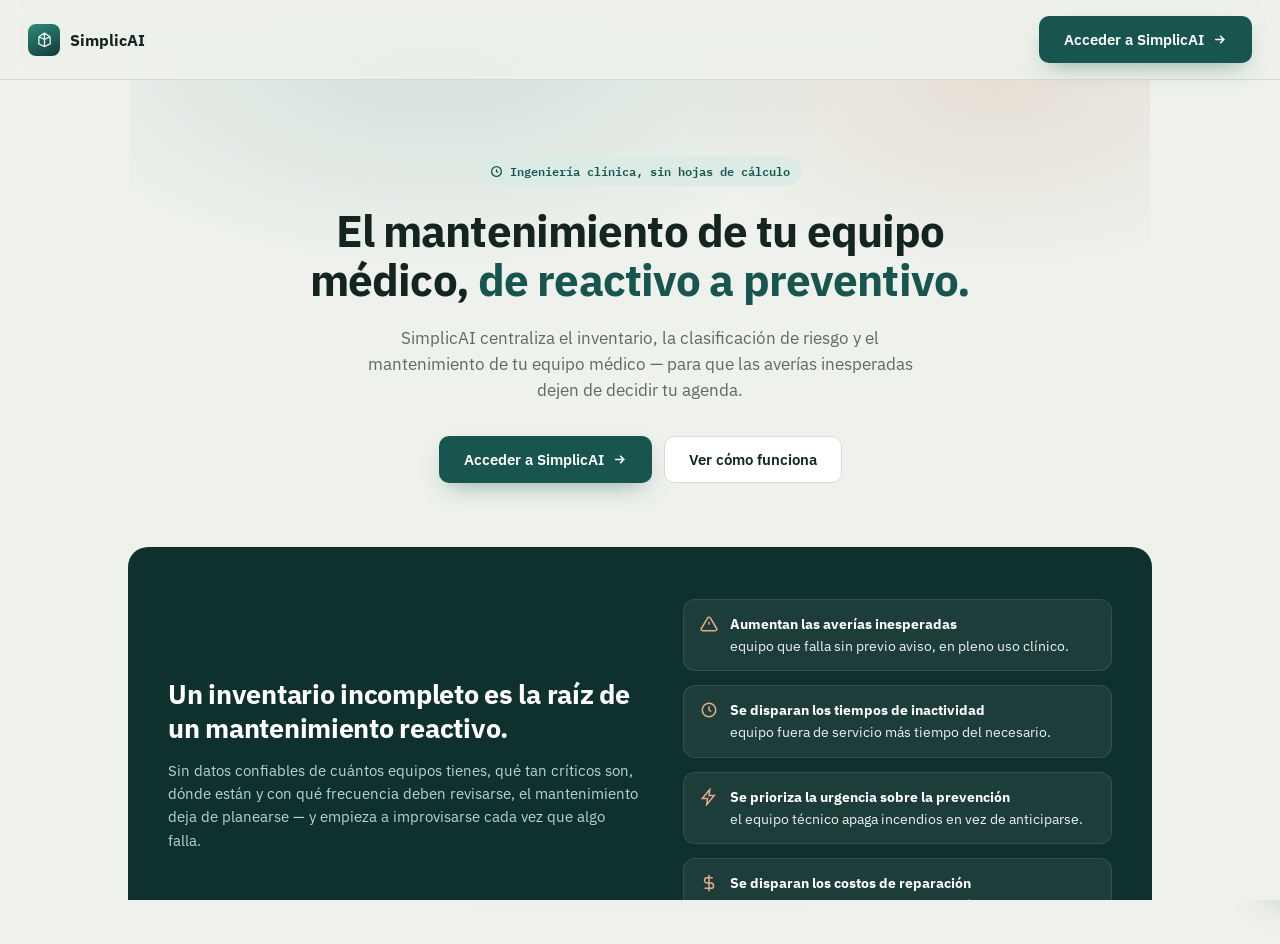
<file: index.html>
<!DOCTYPE html>
<html lang="es">
<head>
<meta charset="UTF-8">
<meta name="viewport" content="width=device-width, initial-scale=1.0">
<title>SimplicAI · Gestión Integral de Equipos Médicos</title>
<link rel="preconnect" href="https://fonts.googleapis.com">
<link href="https://fonts.googleapis.com/css2?family=IBM+Plex+Sans:ital,wght@0,400;0,500;0,600;0,700;1,400&family=IBM+Plex+Mono:wght@400;500;600&display=swap" rel="stylesheet">
<link rel="stylesheet" href="css/styles.css">
</head>
<body>

<!-- ============ LANDING PAGE ============ -->
<div id="landingPage">
  <nav class="land-nav">
    <div class="land-nav-brand">
      <div class="land-nav-mark">
        <svg viewBox="0 0 24 24" fill="none" stroke="#EAF3F0" stroke-width="1.8"><path d="M12 3v18M4 8l8-5 8 5M4 8v10l8 4M4 8l8 4m8-4v10l-8 4m8-14l-8 4m0 10V12"/></svg>
      </div>
      <div class="land-nav-name">SimplicAI</div>
    </div>
    <button class="land-btn land-btn-primary" onclick="irALogin()">
      Acceder a SimplicAI
      <svg viewBox="0 0 24 24" width="15" height="15" fill="none" stroke="currentColor" stroke-width="2.4"><path d="M5 12h14M13 6l6 6-6 6"/></svg>
    </button>
  </nav>

  <!-- Hero -->
  <header class="land-hero">
    <span class="land-eyebrow">
      <svg viewBox="0 0 24 24" width="13" height="13" fill="none" stroke="currentColor" stroke-width="2.4"><circle cx="12" cy="12" r="9"/><path d="M12 8v4l3 2"/></svg>
      Ingeniería clínica, sin hojas de cálculo
    </span>
    <h1>El mantenimiento de tu equipo médico, <em>de reactivo a preventivo.</em></h1>
    <p>SimplicAI centraliza el inventario, la clasificación de riesgo y el mantenimiento de tu equipo médico — para que las averías inesperadas dejen de decidir tu agenda.</p>
    <div class="land-hero-ctas">
      <button class="land-btn land-btn-primary" onclick="irALogin()">
        Acceder a SimplicAI
        <svg viewBox="0 0 24 24" width="15" height="15" fill="none" stroke="currentColor" stroke-width="2.4"><path d="M5 12h14M13 6l6 6-6 6"/></svg>
      </button>
      <button class="land-btn land-btn-ghost" onclick="document.getElementById('landModelos').scrollIntoView({behavior:'smooth'})">
        Ver cómo funciona
      </button>
    </div>
  </header>

  <!-- El problema -->
  <section class="land-section tight">
    <div class="land-problem">
      <div class="land-problem-grid">
        <div>
          <h2>Un inventario incompleto es la raíz de un mantenimiento reactivo.</h2>
          <p>Sin datos confiables de cuántos equipos tienes, qué tan críticos son, dónde están y con qué frecuencia deben revisarse, el mantenimiento deja de planearse — y empieza a improvisarse cada vez que algo falla.</p>
        </div>
        <div class="land-problem-list">
          <div class="land-problem-item">
            <svg viewBox="0 0 24 24" fill="none" stroke="currentColor" stroke-width="2"><path d="M12 9v4"/><path d="M12 17h.01"/><path d="M10.3 3.9L1.8 18a2 2 0 001.7 3h17a2 2 0 001.7-3L13.7 3.9a2 2 0 00-3.4 0z"/></svg>
            <div><strong>Aumentan las averías inesperadas</strong>equipo que falla sin previo aviso, en pleno uso clínico.</div>
          </div>
          <div class="land-problem-item">
            <svg viewBox="0 0 24 24" fill="none" stroke="currentColor" stroke-width="2"><circle cx="12" cy="12" r="9"/><path d="M12 7v5l3 2"/></svg>
            <div><strong>Se disparan los tiempos de inactividad</strong>equipo fuera de servicio más tiempo del necesario.</div>
          </div>
          <div class="land-problem-item">
            <svg viewBox="0 0 24 24" fill="none" stroke="currentColor" stroke-width="2"><path d="M13 2L3 14h7l-1 8 10-12h-7l1-8z"/></svg>
            <div><strong>Se prioriza la urgencia sobre la prevención</strong>el equipo técnico apaga incendios en vez de anticiparse.</div>
          </div>
          <div class="land-problem-item">
            <svg viewBox="0 0 24 24" fill="none" stroke="currentColor" stroke-width="2"><path d="M12 1v22M17 5H9.5a3.5 3.5 0 000 7h5a3.5 3.5 0 010 7H6"/></svg>
            <div><strong>Se disparan los costos de reparación</strong>arreglar a las prisas siempre cuesta más que prevenir.</div>
          </div>
        </div>
      </div>
    </div>
  </section>

  <!-- Dos modelos de negocio -->
  <section class="land-section" id="landModelos">
    <div class="land-section-head">
      <h2>Un mismo software, dos formas de operarlo</h2>
      <p>SimplicAI se adapta a cómo trabaja tu hospital — ya sea que tengas tu propio equipo de ingeniería biomédica, o que lo estés contratando con nosotros.</p>
    </div>
    <div class="land-models">
      <div class="land-model-card accent">
        <span class="land-model-tag">Autogestionado</span>
        <h3>El hospital opera su propio software</h3>
        <p>Tu Director, Coordinador y Técnico Biomédico usan SimplicAI directamente, con roles y permisos hechos para cómo ya trabajan. Nosotros te ayudamos a implementarlo — tú tomas las decisiones clínicas.</p>
        <ul>
          <li><svg viewBox="0 0 24 24" fill="none" stroke="currentColor" stroke-width="2.4"><path d="M20 6L9 17l-5-5"/></svg>Inventario, checklist diario y clasificación de riesgo propios</li>
          <li><svg viewBox="0 0 24 24" fill="none" stroke="currentColor" stroke-width="2.4"><path d="M20 6L9 17l-5-5"/></svg>Aprobación interna antes de enviar una orden al proveedor</li>
          <li><svg viewBox="0 0 24 24" fill="none" stroke="currentColor" stroke-width="2.4"><path d="M20 6L9 17l-5-5"/></svg>Validan y cierran cada orden de mantenimiento ellos mismos</li>
        </ul>
      </div>
      <div class="land-model-card">
        <span class="land-model-tag">Gestionado por SimplicAI</span>
        <h3>Nosotros operamos el software por ti</h3>
        <p>Si tu hospital no tiene un departamento de ingeniería biomédica propio, nuestro equipo entra al mismo software y toma ese rol por ti — desde dar de alta el inventario hasta clasificar el riesgo de cada equipo.</p>
        <ul>
          <li><svg viewBox="0 0 24 24" fill="none" stroke="currentColor" stroke-width="2.4"><path d="M20 6L9 17l-5-5"/></svg>Servicio de ingeniería clínica externalizado, de principio a fin</li>
          <li><svg viewBox="0 0 24 24" fill="none" stroke="currentColor" stroke-width="2.4"><path d="M20 6L9 17l-5-5"/></svg>Panel consolidado de todos tus hospitales cliente, en un lugar</li>
          <li><svg viewBox="0 0 24 24" fill="none" stroke="currentColor" stroke-width="2.4"><path d="M20 6L9 17l-5-5"/></svg>Trazabilidad completa de cada orden, con bitácora y costos</li>
        </ul>
      </div>
    </div>
  </section>

  <!-- Features -->
  <section class="land-section">
    <div class="land-section-head">
      <h2>Todo lo que necesitas para dejar de improvisar</h2>
      <p>Del inventario a la clasificación de riesgo, del checklist diario al cierre validado de cada orden.</p>
    </div>
    <div class="land-features">
      <div class="land-feature">
        <div class="land-feature-icon"><svg viewBox="0 0 24 24" fill="none" stroke="currentColor" stroke-width="1.8"><path d="M21 8l-9-5-9 5 9 5 9-5z"/><path d="M3 8v8l9 5 9-5V8"/></svg></div>
        <h4>Inventario centralizado</h4>
        <p>Identificación única, ubicación, estado y ficha completa de cada equipo — médico y de TI, con reglas distintas para cada uno.</p>
      </div>
      <div class="land-feature">
        <div class="land-feature-icon"><svg viewBox="0 0 24 24" fill="none" stroke="currentColor" stroke-width="1.8"><path d="M14.7 6.3a4 4 0 10-5.4 5.4L3 18v3h3l6.3-6.3a4 4 0 005.4-5.4l-2.6 2.6-2-2 2.6-2.6z"/></svg></div>
        <h4>Clasificación de riesgo GE</h4>
        <p>Función clínica, aplicación, requisitos de mantenimiento y antecedentes de averías — la frecuencia de mantenimiento se calcula sola.</p>
      </div>
      <div class="land-feature">
        <div class="land-feature-icon"><svg viewBox="0 0 24 24" fill="none" stroke="currentColor" stroke-width="1.8"><rect x="3" y="4" width="18" height="18" rx="2"/><path d="M16 2v4M8 2v4M3 10h18"/></svg></div>
        <h4>Programa preventivo mes a mes</h4>
        <p>Navega los próximos meses y ve exactamente qué equipo requiere mantenimiento, cuándo y por qué.</p>
      </div>
      <div class="land-feature">
        <div class="land-feature-icon"><svg viewBox="0 0 24 24" fill="none" stroke="currentColor" stroke-width="1.8"><rect x="4" y="3" width="16" height="18" rx="2"/><path d="M8.5 12.5l2 2 4.5-4.5"/></svg></div>
        <h4>Revisiones diarias y semanales</h4>
        <p>Checklist de rutina según el riesgo de cada equipo, con motivo obligatorio si algo no se completa.</p>
      </div>
      <div class="land-feature">
        <div class="land-feature-icon"><svg viewBox="0 0 24 24" fill="none" stroke="currentColor" stroke-width="1.8"><path d="M10.5 3.5l10 10-3.5 3.5-10-10a2.5 2.5 0 013.5-3.5z"/><path d="M3 21l4.5-1.5L3 15.5V21z"/></svg></div>
        <h4>Órdenes con doble validación</h4>
        <p>El proveedor resuelve, el hospital confirma y cierra — con bitácora completa de cada paso.</p>
      </div>
      <div class="land-feature">
        <div class="land-feature-icon"><svg viewBox="0 0 24 24" fill="none" stroke="currentColor" stroke-width="1.8"><path d="M4 19V9m6 10V4m6 15v-7"/></svg></div>
        <h4>Indicadores que importan</h4>
        <p>Preventivo vs. correctivo, días de inactividad y costo de mantenimiento — la evidencia de que ya no operas a las prisas.</p>
      </div>
    </div>
  </section>

  <!-- Cómo funciona -->
  <section class="land-section">
    <div class="land-section-head">
      <h2>Cómo funciona</h2>
    </div>
    <div class="land-steps">
      <div class="land-step">
        <div class="land-step-num">1</div>
        <h4>Da de alta tu inventario</h4>
        <p>Cada equipo con su ficha completa: marca, serie, ubicación, riesgo clínico y frecuencia de mantenimiento.</p>
      </div>
      <div class="land-step">
        <div class="land-step-num">2</div>
        <h4>El equipo hace sus rutinas</h4>
        <p>Checklist diario o semanal según el riesgo, y solicitudes de servicio cuando algo lo requiere.</p>
      </div>
      <div class="land-step">
        <div class="land-step-num">3</div>
        <h4>Cierra el ciclo con evidencia</h4>
        <p>El proveedor resuelve, el hospital valida, y los indicadores muestran que el mantenimiento ya no es reactivo.</p>
      </div>
    </div>
  </section>

  <!-- CTA final -->
  <section class="land-cta">
    <div class="land-cta-box">
      <h2>Deja de improvisar el mantenimiento de tu equipo médico.</h2>
      <p>Entra a SimplicAI y ve tu inventario, tu programa preventivo y tus órdenes de servicio en un solo lugar.</p>
      <button class="land-btn land-btn-primary" onclick="irALogin()">
        Acceder a SimplicAI
        <svg viewBox="0 0 24 24" width="15" height="15" fill="none" stroke="currentColor" stroke-width="2.4"><path d="M5 12h14M13 6l6 6-6 6"/></svg>
      </button>
    </div>
  </section>

  <footer class="land-footer">
    SimplicAI · Gestión Integral de Equipos Médicos · Mockup de demostración
    <div style="margin-top:4px;">Desarrollado por Simplicity Ingeniería Clínica S.A.P.I. de C.V.</div>
  </footer>
</div>

<!-- ============ LOGIN GATE ============ -->
<div id="loginGate">
  <div class="login-card">
    <div class="login-head">
      <div class="login-brand-mark">
        <svg viewBox="0 0 24 24" fill="none" stroke="#EAF3F0" stroke-width="1.8"><path d="M12 3v18M4 8l8-5 8 5M4 8v10l8 4M4 8l8 4m8-4v10l-8 4m8-14l-8 4m0 10V12"/></svg>
      </div>
      <h2>SimplicAI</h2>
      <p>Ingresa con tu nombre y la contraseña del equipo para ver el mockup.</p>
    </div>
    <div class="login-body">
      <div class="field">
        <label>Usuario</label>
        <div class="user-picker" id="userPicker">
          <div class="user-opt" data-user="esaupreciado" onclick="selectLoginUser(this)"><span class="ua">EP</span><span>esaupreciado</span></div>
          <div class="user-opt" data-user="octaviorojas" onclick="selectLoginUser(this)"><span class="ua">OR</span><span>octaviorojas</span></div>
          <div class="user-opt" data-user="fernandoreyes" onclick="selectLoginUser(this)"><span class="ua">FR</span><span>fernandoreyes</span></div>
          <div style="border-top:1px dashed var(--line); margin:4px 0 2px; padding-top:8px; font-size:10.5px; text-transform:uppercase; letter-spacing:0.06em; color:var(--muted);">Equipo proveedor</div>
          <div class="user-opt" data-user="simplicai_admin" onclick="selectLoginUser(this)"><span class="ua">CA</span><span>simplicai_admin</span></div>
          <div class="user-opt" data-user="antonioperez" onclick="selectLoginUser(this)"><span class="ua">AP</span><span>antonioperez</span></div>
        </div>
      </div>
      <div class="field">
        <label>Contraseña</label>
        <input class="input" type="password" id="loginPassword" placeholder="Contraseña del equipo" onkeydown="if(event.key==='Enter') tryLogin()">
      </div>
      <div class="login-error" id="loginError">Usuario o contraseña incorrectos. Intenta de nuevo.</div>
      <button class="btn btn-primary btn-block" onclick="tryLogin()">
        <svg viewBox="0 0 24 24" fill="none" stroke="currentColor" stroke-width="2"><path d="M15 3h4a2 2 0 012 2v14a2 2 0 01-2 2h-4"/><path d="M10 17l5-5-5-5"/><path d="M15 12H3"/></svg>
        Entrar al mockup
      </button>
    </div>
    <div class="login-foot">Acceso interno de demostración · SimplicAI 2026</div>
  </div>
</div>

<div class="app">
  <!-- ============ SIDEBAR ============ -->
  <aside class="sidebar" id="sidebar">
    <div class="brand">
      <div class="brand-mark">
        <svg viewBox="0 0 24 24" fill="none" stroke="#EAF3F0" stroke-width="1.8"><path d="M12 3v18M4 8l8-5 8 5M4 8v10l8 4M4 8l8 4m8-4v10l-8 4m8-14l-8 4m0 10V12"/></svg>
      </div>
      <div>
        <div class="brand-name">SimplicAI</div>
        <div class="brand-sub">Ingeniería Clínica</div>
      </div>
    </div>

    <div class="nav">
      <button class="nav-item active" data-view="dashboard" data-roles="admin,coordinador,tecnico">
        <svg viewBox="0 0 24 24" fill="none" stroke="currentColor" stroke-width="1.8"><rect x="3" y="3" width="7" height="9" rx="1.5"/><rect x="14" y="3" width="7" height="5" rx="1.5"/><rect x="14" y="12" width="7" height="9" rx="1.5"/><rect x="3" y="16" width="7" height="5" rx="1.5"/></svg>
        Panel General
      </button>
    </div>

    <div class="nav-group-label">Operación</div>
    <div class="nav">
      <button class="nav-item" data-view="inventario" data-roles="admin,coordinador,tecnico">
        <svg viewBox="0 0 24 24" fill="none" stroke="currentColor" stroke-width="1.8"><path d="M21 8l-9-5-9 5 9 5 9-5z"/><path d="M3 8v8l9 5 9-5V8"/><path d="M12 13v8"/></svg>
        Inventario
        <span class="nav-badge" id="navBadgeInv">9</span>
      </button>
      <button class="nav-item" data-view="mantenimiento" data-roles="admin,coordinador">
        <svg viewBox="0 0 24 24" fill="none" stroke="currentColor" stroke-width="1.8"><path d="M14.7 6.3a4 4 0 10-5.4 5.4L3 18v3h3l6.3-6.3a4 4 0 005.4-5.4l-2.6 2.6-2-2 2.6-2.6z"/></svg>
        Programa de Mantenimiento
      </button>
      <button class="nav-item" data-view="revisiones" data-roles="admin,coordinador,tecnico">
        <svg viewBox="0 0 24 24" fill="none" stroke="currentColor" stroke-width="1.8"><rect x="4" y="3" width="16" height="18" rx="2"/><path d="M9 3v2a1 1 0 001 1h4a1 1 0 001-1V3"/><path d="M8.5 12.5l2 2 4.5-4.5"/></svg>
        Revisiones Diarias
        <span class="nav-badge" id="navBadgeRev">0</span>
      </button>
      <button class="nav-item" data-view="correctivo" data-roles="admin,coordinador">
        <svg viewBox="0 0 24 24" fill="none" stroke="currentColor" stroke-width="1.8"><path d="M10.5 3.5l10 10-3.5 3.5-10-10a2.5 2.5 0 013.5-3.5z"/><path d="M3 21l4.5-1.5L3 15.5V21z"/><path d="M13 6l5 5"/></svg>
        Órdenes de Mantenimiento
        <span class="nav-badge urgent" id="navBadgeCorr">0</span>
      </button>
    </div>

    <div class="sidebar-foot">
      <div class="user-chip">
        <div class="user-avatar" id="sidebarAvatar">–</div>
        <div>
          <div class="user-name" id="sidebarUserName">—</div>
          <div class="user-role" id="sidebarUserRole">—</div>
        </div>
      </div>
      <button class="nav-item" style="margin-top:8px; color:#9CB8AE;" onclick="logout()">
        <svg viewBox="0 0 24 24" fill="none" stroke="currentColor" stroke-width="1.8"><path d="M9 21H5a2 2 0 01-2-2V5a2 2 0 012-2h4"/><path d="M16 17l5-5-5-5"/><path d="M21 12H9"/></svg>
        Cerrar sesión
      </button>
    </div>
  </aside>

  <!-- ============ MAIN ============ -->
  <div class="main">
    <div class="topbar">
      <div>
        <div class="topbar-eyebrow">Hospital General del Valle · ZMG</div>
        <h1 id="topbarTitle">Panel General</h1>
      </div>
      <button class="cmdk-trigger" onclick="abrirPaleta()" title="Buscar en toda la plataforma (Ctrl K)">
        <svg viewBox="0 0 24 24" fill="none" stroke="currentColor" stroke-width="2"><circle cx="11" cy="11" r="7"/><path d="M21 21l-4.35-4.35"/></svg>
        <span>Buscar o ir a…</span>
        <kbd>Ctrl K</kbd>
      </button>
      <div class="notif-wrap">
        <button class="icon-btn" id="notifBtn" title="Notificaciones" onclick="toggleNotificaciones()">
          <svg viewBox="0 0 24 24" fill="none" stroke="currentColor" stroke-width="1.8"><path d="M18 8a6 6 0 10-12 0c0 7-3 9-3 9h18s-3-2-3-9"/><path d="M13.7 21a2 2 0 01-3.4 0"/></svg>
          <span class="notif-badge" id="notifBadge" style="display:none;">0</span>
        </button>
        <div class="notif-popup" id="notifPanel"></div>
      </div>
    </div>

    <div class="content">

      <!-- ============ DASHBOARD (Resumen + Indicadores) ============ -->
      <section class="view active" id="view-dashboard">
        <div class="view-head">
          <div>
            <h2 id="dashGreeting">Buenos días</h2>
            <div class="view-desc">Esto es lo que necesita atención hoy en el parque de equipo médico.</div>
          </div>
        </div>

        <div class="tabs">
          <button class="tab-btn active" data-dtab="resumen" onclick="switchDashboardTab('resumen')">Resumen</button>
          <button class="tab-btn" data-dtab="indicadores" id="dashTabIndicadoresBtn" onclick="switchDashboardTab('indicadores')">Indicadores</button>
        </div>

        <div class="tab-pane active" id="dtab-resumen">
        <div class="grid grid-4" id="dashKpiGrid" style="margin-bottom:18px;">
          <div class="card kpi" id="kpiEquiposRegistrados">
            <div class="kpi-label">Equipos registrados <span class="kpi-dot" style="background:var(--teal-600)"></span></div>
            <div class="kpi-value">9</div>
            <div class="kpi-sub">6 en Quirófano / UCI · 3 en áreas de apoyo</div>
          </div>
          <div class="card kpi" id="kpiIncluidosIMP">
            <div class="kpi-label">Incluidos en programa IMP <span class="kpi-dot" style="background:var(--teal-600)"></span></div>
            <div class="kpi-value">6 <span style="font-size:14px; color:var(--muted); font-weight:500;">/ 9</span></div>
            <div class="kpi-sub">Clasificación GE ≥ 12 según metodología de riesgo</div>
          </div>
          <div class="card kpi">
            <div class="kpi-label">Revisiones pendientes hoy <span class="kpi-dot" style="background:var(--amber-600)"></span></div>
            <div class="kpi-value" id="dashPendientes">6</div>
            <div class="kpi-sub">Checklist de rutina diaria sin completar</div>
          </div>
          <div class="card kpi">
            <div class="kpi-label">Solicitudes abiertas <span class="kpi-dot" style="background:var(--red-700)"></span></div>
            <div class="kpi-value" id="dashSolicitudes">0</div>
            <div class="kpi-sub">Reportes de desperfecto sin resolver</div>
          </div>
        </div>

        <div class="grid" id="dashDetailGrid" style="grid-template-columns:1.3fr 1fr; margin-bottom:18px;">
          <div class="card card-pad">
            <div class="section-title">Equipos críticos (GE alto, clasificación I)</div>
            <div class="section-sub">Requieren mayor frecuencia de inspección y mantenimiento preventivo.</div>
            <div id="dashCriticos"></div>
          </div>
          <div class="card card-pad">
            <div class="section-title">Distribución por clasificación</div>
            <div class="section-sub">Según puntaje GE del programa de mantenimiento.</div>
            <div id="dashDistribucion"></div>
          </div>
        </div>

        <div class="card card-pad">
          <div class="section-title">Actividad reciente</div>
          <div class="section-sub">Últimos movimientos en revisiones y solicitudes.</div>
          <div id="dashActividad" class="timeline"></div>
        </div>
        </div>

        <div class="tab-pane" id="dtab-indicadores">
        <div class="grid grid-3" style="margin-bottom:18px;">
          <div class="card kpi">
            <div class="kpi-label">Cumplimiento de IMP asignado</div>
            <div class="kpi-value" id="kpiCumplimiento">—</div>
            <div class="kpi-sub">Checklists completados hoy sobre el total programado</div>
          </div>
          <div class="card kpi">
            <div class="kpi-label">Tasa de localización de equipos</div>
            <div class="kpi-value">96%</div>
            <div class="kpi-sub">Dato ilustrativo · último censo de inventario</div>
          </div>
          <div class="card kpi">
            <div class="kpi-label">Tiempo promedio de respuesta</div>
            <div class="kpi-value">3.2h</div>
            <div class="kpi-sub">Dato ilustrativo · órdenes de mantenimiento urgentes</div>
          </div>
        </div>

        <div class="grid grid-3" style="margin-bottom:18px;">
          <div class="card kpi">
            <div class="kpi-label">Preventivo vs Correctivo <span class="kpi-dot" style="background:var(--teal-600)"></span></div>
            <div class="kpi-value" id="kpiRatioPrevCorr" style="font-size:22px;">—</div>
            <div class="kpi-sub">Proporción de eventos de mantenimiento realizados, según su tipo</div>
          </div>
          <div class="card kpi">
            <div class="kpi-label">Costo en mantenimiento <span class="kpi-dot" style="background:var(--clay-600)"></span></div>
            <div class="kpi-value" id="kpiCostoTotal" style="font-size:22px;">—</div>
            <div class="kpi-sub">Suma de costos estimados capturados por el proveedor</div>
          </div>
          <div class="card kpi">
            <div class="kpi-label">Inactividad promedio por orden <span class="kpi-dot" style="background:var(--amber-600)"></span></div>
            <div class="kpi-value" id="kpiPromInactividad" style="font-size:22px;">—</div>
            <div class="kpi-sub">Días entre que se reporta y se cierra una orden</div>
          </div>
        </div>

        <div class="grid" style="grid-template-columns:1fr 1fr; margin-bottom:18px;">
          <div class="card card-pad">
            <div class="section-title">Preventivo vs Correctivo</div>
            <div class="section-sub">Menos correctivo y más preventivo significa menos averías inesperadas y menor costo — es el indicador clave para evitar el mantenimiento reactivo.</div>
            <div id="indRatioBar"></div>
          </div>
          <div class="card card-pad">
            <div class="section-title">Días de inactividad por equipo</div>
            <div class="section-sub">Equipos con más días acumulados fuera de operación (suma de todas sus órdenes cerradas).</div>
            <div id="indInactividadList"></div>
          </div>
        </div>

        <div class="card card-pad" style="margin-bottom:18px;">
          <div class="section-title">Costo de mantenimiento por categoría</div>
          <div class="section-sub">Costos estimados capturados por el proveedor al resolver cada orden.</div>
          <div id="indCostoDetalle"></div>
        </div>

        <div class="grid" style="grid-template-columns:1fr 1fr;">
          <div class="card card-pad">
            <div class="section-title">Productividad de IMP por área</div>
            <div class="section-sub">Porcentaje de inspecciones preventivas completadas en el mes (dato ilustrativo).</div>
            <div class="bar-row"><div class="bar-label">Quirófano</div><div class="bar-track"><div class="bar-fill" style="width:92%"></div></div><div class="bar-value">92%</div></div>
            <div class="bar-row"><div class="bar-label">UCI</div><div class="bar-track"><div class="bar-fill" style="width:88%"></div></div><div class="bar-value">88%</div></div>
            <div class="bar-row"><div class="bar-label">Urgencias</div><div class="bar-track"><div class="bar-fill" style="width:76%"></div></div><div class="bar-value">76%</div></div>
            <div class="bar-row"><div class="bar-label">Tococirugía</div><div class="bar-track"><div class="bar-fill" style="width:81%"></div></div><div class="bar-value">81%</div></div>
            <div class="bar-row"><div class="bar-label">Endoscopía</div><div class="bar-track"><div class="bar-fill" style="width:69%"></div></div><div class="bar-value">69%</div></div>
            <div class="scope-note">Estas barras son ilustrativas para el mockup; en producción se calcularían a partir del historial real de IMP por área.</div>
          </div>
          <div class="card card-pad">
            <div class="section-title">Órdenes de mantenimiento por categoría</div>
            <div class="section-sub">Distribución de órdenes abiertas en los últimos 30 días (dato ilustrativo).</div>
            <div class="bar-row"><div class="bar-label">Urgente emergencia</div><div class="bar-track"><div class="bar-fill" style="width:18%; background:var(--red-700)"></div></div><div class="bar-value">18%</div></div>
            <div class="bar-row"><div class="bar-label">Urgente</div><div class="bar-track"><div class="bar-fill" style="width:34%; background:var(--amber-600)"></div></div><div class="bar-value">34%</div></div>
            <div class="bar-row"><div class="bar-label">Regular</div><div class="bar-track"><div class="bar-fill" style="width:40%; background:var(--green-600)"></div></div><div class="bar-value">40%</div></div>
            <div class="bar-row"><div class="bar-label">Pospuesta</div><div class="bar-track"><div class="bar-fill" style="width:8%; background:var(--muted)"></div></div><div class="bar-value">8%</div></div>
            <div class="scope-note">Los indicadores de cumplimiento de IMP y solicitudes abiertas sí se calculan en vivo a partir de tus checklists y solicitudes en este mockup.</div>
          </div>
        </div>
        </div>
      </section>

      <!-- ============ INVENTARIO ============ -->
      <section class="view" id="view-inventario">
        <div class="view-head">
          <div>
            <h2>Inventario de Equipos</h2>
            <div class="view-desc">Registro general y detallado de todos los equipos médicos del hospital.</div>
          </div>
          <button class="btn btn-primary" id="btnAddEquipo" onclick="openAddEquipoModal()">
            <svg viewBox="0 0 24 24" fill="none" stroke="currentColor" stroke-width="2.2"><path d="M12 5v14M5 12h14"/></svg>
            Agregar equipo
          </button>
        </div>

        <div class="filters">
          <input class="input" id="filtroTexto" placeholder="Buscar por nombre, folio o serie…" style="min-width:220px;" oninput="renderInventario()">
          <select class="select" id="filtroArea" onchange="renderInventario()">
            <option value="">Todas las áreas</option>
          </select>
          <select class="select" id="filtroCategoria" onchange="renderInventario()">
            <option value="">Toda categoría funcional</option>
            <option>Terapéutico</option>
            <option>Diagnóstico</option>
            <option>Analítico</option>
            <option>Otros</option>
            <option>TI / Activo</option>
          </select>
          <select class="select" id="filtroEstado" onchange="renderInventario()">
            <option value="">Todo estado</option>
            <option>Operativo</option>
            <option>En mantenimiento</option>
            <option>Fuera de servicio</option>
          </select>
          <select class="select" id="filtroClasif" onchange="renderInventario()">
            <option value="">Toda clasificación</option>
            <option value="I">Incluido en programa (I)</option>
            <option value="N">No incluido (N)</option>
          </select>
        </div>

        <div class="card">
          <div class="table-wrap">
            <table>
              <thead>
                <tr>
                  <th>Equipo</th>
                  <th>Folio / Serie</th>
                  <th>Ubicación</th>
                  <th>Categoría</th>
                  <th>Estado</th>
                  <th>Puntaje GE</th>
                  <th>Clasif.</th>
                  <th></th>
                </tr>
              </thead>
              <tbody id="inventarioBody"></tbody>
            </table>
          </div>
        </div>
      </section>

      <!-- ============ PROGRAMA DE MANTENIMIENTO ============ -->
      <section class="view" id="view-mantenimiento">
        <div class="view-head">
          <div>
            <h2>Programa de Mantenimiento</h2>
            <div class="view-desc">Clasificación de equipos por nivel de riesgo (metodología del Número GE) y frecuencia de inspección resultante.</div>
          </div>
          <button class="btn btn-ghost" onclick="openGECalc()">
            <svg viewBox="0 0 24 24" fill="none" stroke="currentColor" stroke-width="1.9"><rect x="4" y="2" width="16" height="20" rx="2"/><path d="M8 6h8M8 10h.01M12 10h.01M16 10h.01M8 14h.01M12 14h.01M16 14h.01M8 18h.01M12 18h.01"/></svg>
            Calcular Número GE
          </button>
        </div>

        <div class="grid grid-3" style="margin-bottom:18px;">
          <div class="card kpi">
            <div class="kpi-label">Vencidos <span class="kpi-dot" style="background:var(--red-700)"></span></div>
            <div class="kpi-value" id="kpiVencidos">0</div>
            <div class="kpi-sub">Ya pasó su fecha de mantenimiento preventivo programada</div>
          </div>
          <div class="card kpi">
            <div class="kpi-label">Sin historial — por programar <span class="kpi-dot" style="background:var(--amber-600)"></span></div>
            <div class="kpi-value" id="kpiSinHistorial">0</div>
            <div class="kpi-sub">Nunca se les ha registrado un mantenimiento preventivo</div>
          </div>
          <div class="card kpi">
            <div class="kpi-label">Programados este mes <span class="kpi-dot" style="background:var(--teal-600)"></span></div>
            <div class="kpi-value" id="kpiEsteMes">0</div>
            <div class="kpi-sub">Dentro de plazo, con fecha prevista en el mes en curso</div>
          </div>
        </div>

        <div class="card" style="margin-bottom:18px;">
          <div class="card-pad" style="padding-bottom:6px; display:flex; justify-content:space-between; align-items:flex-start; gap:12px; flex-wrap:wrap;">
            <div>
              <div class="section-title">Mantenimiento preventivo programado</div>
              <div class="section-sub">Equipos incluidos en el programa (GE ≥ 12) cuyo mantenimiento preventivo cae dentro del mes seleccionado, según su frecuencia (trimestral / semestral / anual). En el mes actual también incluye lo vencido y sin historial. Usa "Registrar realizado" cuando se complete, para recalcular su próxima fecha.</div>
            </div>
            <span class="pill pill-clay" style="font-size:12.5px;"><span id="imScheduleCount">0</span> equipo(s)</span>
          </div>
          <div class="card-pad" style="padding-top:4px; padding-bottom:14px; display:flex; align-items:center; gap:10px; flex-wrap:wrap;">
            <button class="icon-btn" id="imMesPrev" onclick="cambiarMesProgramacion(-1)" title="Mes anterior">
              <svg viewBox="0 0 24 24" fill="none" stroke="currentColor" stroke-width="2"><path d="M15 18l-6-6 6-6"/></svg>
            </button>
            <div class="mono" id="imScheduleMonthLabel" style="font-weight:700; font-size:14px; min-width:170px; text-align:center;">este mes</div>
            <button class="icon-btn" id="imMesNext" onclick="cambiarMesProgramacion(1)" title="Mes siguiente">
              <svg viewBox="0 0 24 24" fill="none" stroke="currentColor" stroke-width="2"><path d="M9 6l6 6-6 6"/></svg>
            </button>
            <button class="btn btn-ghost btn-sm" id="imMesHoy" style="display:none;" onclick="imScheduleOffset=0; renderProgramacionMes();">Volver a este mes</button>
          </div>
          <div class="table-wrap">
            <table>
              <thead>
                <tr>
                  <th>Equipo</th>
                  <th>Frecuencia</th>
                  <th>Último preventivo</th>
                  <th>Próximo programado</th>
                  <th>Programación</th>
                  <th>Estado del equipo</th>
                  <th></th>
                </tr>
              </thead>
              <tbody id="imScheduleBody"></tbody>
            </table>
          </div>
        </div>

        <div class="card">
          <div class="card-pad" style="padding-bottom:6px;">
            <div class="section-title">Clasificación de equipos</div>
            <div class="section-sub">Número GE = Función + Aplicación clínica + Requisitos de mantenimiento + Antecedentes de averías. Los equipos de categoría "TI / Activo" no aparecen aquí — no son equipo médico y no requieren esta clasificación.</div>
            <div class="ge-legend" style="margin-bottom:6px;">
              <span><i style="background:var(--teal-700)"></i>Función (2–10)</span>
              <span><i style="background:var(--teal-500)"></i>Aplicación clínica (1–5)</span>
              <span><i style="background:var(--clay-600)"></i>Requisitos de mantenimiento (1–5)</span>
              <span><i style="background:#C9B36B"></i>Antecedentes de averías (−2 a +2)</span>
            </div>
          </div>
          <div class="table-wrap">
            <table>
              <thead>
                <tr>
                  <th class="sortable" onclick="ordenarMantenimiento('nombre')" id="th-nombre">Equipo <span class="sort-arrow">▲</span></th>
                  <th style="width:210px;">Composición del GE</th>
                  <th class="sortable" onclick="ordenarMantenimiento('ge')" id="th-ge">GE <span class="sort-arrow">▼</span></th>
                  <th>Clasificación</th>
                  <th>Frecuencia</th>
                  <th class="sortable" onclick="ordenarMantenimiento('ultimo')" id="th-ultimo">Último mantenimiento <span class="sort-arrow">▼</span></th>
                  <th class="sortable" onclick="ordenarMantenimiento('proximo')" id="th-proximo">Próximo mantenimiento <span class="sort-arrow">▲</span></th>
                  <th></th>
                </tr>
              </thead>
              <tbody id="mantenimientoBody"></tbody>
            </table>
          </div>
        </div>
      </section>

      <!-- ============ REVISIONES DIARIAS ============ -->
      <section class="view" id="view-revisiones">
        <div class="view-head">
          <div>
            <h2>Revisiones Diarias de Rutina</h2>
            <div class="view-desc">Checklist de verificación diaria por equipo y solicitudes de revisión fuera de programa.</div>
          </div>
          <button class="btn btn-clay" id="btnSolicitarRevision" onclick="openSolicitudModal()">
            <svg viewBox="0 0 24 24" fill="none" stroke="currentColor" stroke-width="2"><path d="M12 9v6m-3-3h6"/><circle cx="12" cy="12" r="9"/></svg>
            Solicitar revisión de equipo
          </button>
          <button class="btn btn-clay" id="btnSolicitarServicioTecnico" style="display:none;" onclick="openSolicitudServicioModal()">
            <svg viewBox="0 0 24 24" fill="none" stroke="currentColor" stroke-width="2"><path d="M14.7 6.3a4 4 0 10-5.4 5.4L3 18v3h3l6.3-6.3a4 4 0 005.4-5.4l-2.6 2.6-2-2 2.6-2.6z"/></svg>
            Solicitar envío a servicio
          </button>
        </div>

        <div class="tabs" style="margin-top:-4px;">
          <button class="tab-btn active" data-rtab="checklist" onclick="switchRevTab('checklist')">Checklist del día</button>
          <button class="tab-btn" id="tabSolicitudesBtn" data-rtab="solicitudes" onclick="switchRevTab('solicitudes')">Solicitudes de revisión <span id="solTabCount" class="mono" style="color:var(--muted); font-weight:500;"></span></button>
          <button class="tab-btn" id="tabAprobacionesBtn" data-rtab="aprobaciones" onclick="switchRevTab('aprobaciones')" style="display:none;">Aprobaciones pendientes <span id="aprobTabCount" class="mono" style="color:var(--muted); font-weight:500;"></span></button>
          <button class="tab-btn" id="tabMisSolicitudesBtn" data-rtab="misSolicitudes" onclick="switchRevTab('misSolicitudes')" style="display:none;">Mis solicitudes <span id="misSolTabCount" class="mono" style="color:var(--muted); font-weight:500;"></span></button>
        </div>

        <div id="revTab-checklist">
          <div style="display:flex; align-items:center; gap:8px; margin-bottom:10px;">
            <svg viewBox="0 0 24 24" width="16" height="16" fill="none" stroke="var(--red-700)" stroke-width="2"><path d="M12 8v4l3 2"/><circle cx="12" cy="12" r="9"/></svg>
            <span class="section-title" style="font-size:13.5px;">Revisión diaria</span>
            <span class="section-sub" style="margin:0;">— equipo de riesgo alto o medio, se revisa todos los días</span>
          </div>
          <div class="grid grid-2" id="checklistGridDiaria" style="align-items:start; margin-bottom:24px;"></div>

          <div style="display:flex; align-items:center; gap:8px; margin-bottom:10px;">
            <svg viewBox="0 0 24 24" width="16" height="16" fill="none" stroke="var(--teal-600)" stroke-width="2"><rect x="3" y="4" width="18" height="18" rx="2"/><path d="M16 2v4M8 2v4M3 10h18"/></svg>
            <span class="section-title" style="font-size:13.5px;">Revisión semanal</span>
            <span class="section-sub" style="margin:0;">— equipo de riesgo bajo, se revisa una vez por semana</span>
          </div>
          <div class="grid grid-2" id="checklistGridSemanal" style="align-items:start;"></div>
        </div>

        <div id="revTab-solicitudes" style="display:none;">
          <div class="grid grid-2" id="solicitudesGrid" style="align-items:start;"></div>
        </div>

        <div id="revTab-aprobaciones" style="display:none;">
          <div class="scope-note" style="margin-bottom:14px;">Solicitudes generadas por el Técnico Biomédico (rutinas con hallazgos o envíos a servicio) que requieren tu aprobación antes de convertirse en una orden real visible para el proveedor.</div>
          <div class="grid grid-2" id="aprobacionesGrid" style="align-items:start;"></div>
        </div>

        <div id="revTab-misSolicitudes" style="display:none;">
          <div class="scope-note" style="margin-bottom:14px;">El estado de tus solicitudes de envío a servicio y de tus rutinas con hallazgos: si siguen pendientes, si el Coordinador o Director ya las aprobó (y qué orden se generó), o si las rechazó y por qué.</div>
          <div class="grid grid-2" id="misSolicitudesGrid" style="align-items:start;"></div>
        </div>
      </section>

      <!-- ============ MANTENIMIENTO CORRECTIVO ============ -->
      <section class="view" id="view-correctivo">
        <div class="view-head">
          <div>
            <h2>Órdenes de Mantenimiento</h2>
            <div class="view-desc">Órdenes de reparación, incluyendo las generadas desde solicitudes de revisión.</div>
          </div>
        </div>

        <div id="corrValidarBanner" class="card card-pad" style="display:none; margin-bottom:18px; border-color:var(--clay-600); background:var(--clay-100); align-items:center; gap:12px; flex-wrap:wrap; justify-content:space-between;">
          <div style="display:flex; align-items:center; gap:10px;">
            <svg viewBox="0 0 24 24" width="19" height="19" fill="none" stroke="var(--clay-600)" stroke-width="2"><circle cx="12" cy="12" r="9"/><path d="M12 8v4l3 2"/></svg>
            <div>
              <div style="font-weight:700; color:var(--clay-600); font-size:13.5px;"><span id="corrValidarCount">0</span> orden(es) resueltas por el proveedor, pendientes de tu validación</div>
              <div style="font-size:12px; color:var(--ink-soft);">Revisa lo que reportó el proveedor y confirma para cerrarlas definitivamente.</div>
            </div>
          </div>
        </div>

        <div class="grid grid-4" style="margin-bottom:18px;">
          <div class="card kpi"><div class="kpi-label">Urgente emergencia <span class="kpi-dot" style="background:var(--red-700)"></span></div><div class="kpi-value" id="corrEmerg">0</div></div>
          <div class="card kpi"><div class="kpi-label">Urgente <span class="kpi-dot" style="background:var(--amber-600)"></span></div><div class="kpi-value" id="corrUrg">0</div></div>
          <div class="card kpi"><div class="kpi-label">Regular <span class="kpi-dot" style="background:var(--green-600)"></span></div><div class="kpi-value" id="corrReg">0</div></div>
          <div class="card kpi"><div class="kpi-label">Pospuesta <span class="kpi-dot" style="background:var(--muted)"></span></div><div class="kpi-value" id="corrPos">0</div></div>
        </div>

        <div class="filters">
          <input class="input" id="corrBuscar" placeholder="Buscar por folio, equipo o técnico…"
                 style="min-width:300px;" oninput="renderCorrectivo()">
        </div>

        <div class="card">
          <div class="table-wrap">
            <table>
              <thead>
                <tr>
                  <th>Folio</th>
                  <th>Equipo</th>
                  <th>Origen</th>
                  <th>Categoría</th>
                  <th>Estado</th>
                  <th>Técnico asignado</th>
                  <th>Abierta</th>
                </tr>
              </thead>
              <tbody id="correctivoBody"></tbody>
            </table>
          </div>
        </div>
      </section>

    </div>
  </div>
</div>

<!-- ============ PORTAL DE PROVEEDOR (SIMPLICAI) ============ -->
<div id="providerApp">
  <aside class="sidebar">
    <div class="brand">
      <div class="brand-mark">
        <svg viewBox="0 0 24 24" fill="none" stroke="#EAF3F0" stroke-width="1.8"><path d="M12 3v18M4 8l8-5 8 5M4 8v10l8 4M4 8l8 4m8-4v10l-8 4m8-14l-8 4m0 10V12"/></svg>
      </div>
      <div>
        <div class="brand-name">SimplicAI</div>
        <div class="brand-sub">Portal Proveedor</div>
      </div>
    </div>

    <div class="nav-group-label">Operación</div>
    <div class="nav">
      <button class="nav-item active" data-pview="panel" onclick="switchProviderView('panel')">
        <svg viewBox="0 0 24 24" fill="none" stroke="currentColor" stroke-width="1.8"><rect x="3" y="3" width="7" height="9" rx="1.5"/><rect x="14" y="3" width="7" height="5" rx="1.5"/><rect x="14" y="12" width="7" height="9" rx="1.5"/><rect x="3" y="16" width="7" height="5" rx="1.5"/></svg>
        Panel General
      </button>
      <button class="nav-item" data-pview="hospitales" onclick="switchProviderView('hospitales')">
        <svg viewBox="0 0 24 24" fill="none" stroke="currentColor" stroke-width="1.8"><path d="M3 21h18"/><path d="M5 21V7l7-4 7 4v14"/><path d="M9 9h1M14 9h1M9 13h1M14 13h1M9 17h1M14 17h1"/></svg>
        Mis Hospitales
      </button>
      <button class="nav-item" data-pview="ordenes" onclick="switchProviderView('ordenes')">
        <svg viewBox="0 0 24 24" fill="none" stroke="currentColor" stroke-width="1.8"><path d="M10.5 3.5l10 10-3.5 3.5-10-10a2.5 2.5 0 013.5-3.5z"/><path d="M3 21l4.5-1.5L3 15.5V21z"/><path d="M13 6l5 5"/></svg>
        Órdenes de Servicio
        <span class="nav-badge urgent" id="provNavBadgeOrdenes">0</span>
      </button>
    </div>

    <div class="sidebar-foot">
      <div class="user-chip">
        <div class="user-avatar" id="provSidebarAvatar" style="background:var(--clay-600);">–</div>
        <div>
          <div class="user-name" id="provSidebarUserName">—</div>
          <div class="user-role" id="provSidebarUserRole">—</div>
        </div>
      </div>
      <button class="nav-item" style="margin-top:8px; color:#9CB8AE;" onclick="logout()">
        <svg viewBox="0 0 24 24" fill="none" stroke="currentColor" stroke-width="1.8"><path d="M9 21H5a2 2 0 01-2-2V5a2 2 0 012-2h4"/><path d="M16 17l5-5-5-5"/><path d="M21 12H9"/></svg>
        Cerrar sesión
      </button>
    </div>
  </aside>

  <div class="main">
    <div class="topbar">
      <div>
        <div class="topbar-eyebrow">SimplicAI · Gestión de clientes</div>
        <h1 id="provTopbarTitle">Panel General</h1>
      </div>
      <button class="cmdk-trigger" style="margin-left:auto;" onclick="abrirPaleta()" title="Buscar en toda la plataforma (Ctrl K)">
        <svg viewBox="0 0 24 24" fill="none" stroke="currentColor" stroke-width="2"><circle cx="11" cy="11" r="7"/><path d="M21 21l-4.35-4.35"/></svg>
        <span>Buscar o ir a…</span>
        <kbd>Ctrl K</kbd>
      </button>
      <div class="notif-wrap">
        <button class="icon-btn" id="provNotifBtn" title="Notificaciones" onclick="toggleNotificaciones()">
          <svg viewBox="0 0 24 24" fill="none" stroke="currentColor" stroke-width="1.8"><path d="M18 8a6 6 0 10-12 0c0 7-3 9-3 9h18s-3-2-3-9"/><path d="M13.7 21a2 2 0 01-3.4 0"/></svg>
          <span class="notif-badge" id="provNotifBadge" style="display:none;">0</span>
        </button>
        <div class="notif-popup" id="provNotifPanel"></div>
      </div>
    </div>

    <div class="content">

      <!-- ---- PANEL GENERAL ---- -->
      <section class="view active" id="pview-panel">
        <div class="view-head">
          <div>
            <h2>Panel General</h2>
            <div class="view-desc">Vista consolidada de todo tu portafolio de hospitales cliente.</div>
          </div>
        </div>

        <div class="grid grid-4" style="margin-bottom:18px;">
          <div class="card kpi">
            <div class="kpi-label">Hospitales activos <span class="kpi-dot" style="background:var(--teal-600)"></span></div>
            <div class="kpi-value" id="panelHospitales">0</div>
          </div>
          <div class="card kpi">
            <div class="kpi-label">Equipos bajo gestión <span class="kpi-dot" style="background:var(--teal-600)"></span></div>
            <div class="kpi-value" id="panelEquipos">0</div>
          </div>
          <div class="card kpi">
            <div class="kpi-label">Órdenes abiertas <span class="kpi-dot" style="background:var(--red-700)"></span></div>
            <div class="kpi-value" id="panelAbiertas">0</div>
          </div>
          <div class="card kpi">
            <div class="kpi-label">Por validar del hospital <span class="kpi-dot" style="background:var(--clay-600)"></span></div>
            <div class="kpi-value" id="panelPorValidar">0</div>
          </div>
        </div>

        <div class="grid grid-3" style="margin-bottom:18px;">
          <div class="card kpi">
            <div class="kpi-label">Tiempo promedio de resolución</div>
            <div class="kpi-value" id="panelTiempoResolucion">—</div>
            <div class="kpi-sub">Desde reportada hasta marcada como resuelta por el proveedor</div>
          </div>
          <div class="card kpi">
            <div class="kpi-label">Órdenes cerradas (validadas)</div>
            <div class="kpi-value" id="panelCerradas">0</div>
            <div class="kpi-sub">Confirmadas y cerradas por el hospital</div>
          </div>
          <div class="card kpi">
            <div class="kpi-label">Contratos por vencer <span class="kpi-dot" style="background:var(--amber-600)"></span></div>
            <div class="kpi-value" id="panelContratos">0</div>
            <div class="kpi-sub">Renovación dentro de los próximos 60 días</div>
          </div>
        </div>

        <div class="card card-pad">
          <div class="section-title">Órdenes abiertas por hospital</div>
          <div class="section-sub">Distribución de la carga de trabajo actual entre tus clientes.</div>
          <div id="panelPorHospital"></div>
        </div>
      </section>

      <!-- ---- LISTA DE HOSPITALES ---- -->
      <section class="view" id="pview-hospitales">
        <div class="view-head">
          <div>
            <h2>Mis Hospitales</h2>
            <div class="view-desc">Hospitales y clínicas con contrato activo de gestión de ingeniería clínica.</div>
          </div>
          <button class="btn btn-primary" onclick="openAddHospitalModal()">
            <svg viewBox="0 0 24 24" fill="none" stroke="currentColor" stroke-width="2.2"><path d="M12 5v14M5 12h14"/></svg>
            Dar de alta nuevo hospital
          </button>
        </div>
        <div class="grid grid-3" id="provHospitalesGrid"></div>
      </section>

      <!-- ---- DETALLE DE HOSPITAL ---- -->
      <section class="view" id="pview-hospital-detalle">
        <button class="prov-back-btn" onclick="switchProviderView('hospitales')">
          <svg viewBox="0 0 24 24" fill="none" stroke="currentColor" stroke-width="2"><path d="M15 18l-6-6 6-6"/></svg>
          Volver a Mis Hospitales
        </button>
        <div class="view-head">
          <div>
            <h2 id="provHospNombre">—</h2>
            <div class="view-desc" id="provHospSub">—</div>
          </div>
        </div>

        <div class="tabs">
          <button class="tab-btn active" data-phtab="info" onclick="switchProviderHospitalTab('info')">Información general</button>
          <button class="tab-btn" data-phtab="equipos" onclick="switchProviderHospitalTab('equipos')">Equipos <span id="provHospEquiposCount" class="mono" style="color:var(--muted); font-weight:500;"></span></button>
          <button class="tab-btn" data-phtab="ordenes" onclick="switchProviderHospitalTab('ordenes')">Órdenes de servicio <span id="provHospOrdenesCount" class="mono" style="color:var(--muted); font-weight:500;"></span></button>
        </div>

        <div class="tab-pane active" id="phtab-info">
          <div class="card card-pad">
            <div class="kv" id="provHospInfoKv"></div>
          </div>
        </div>

        <div class="tab-pane" id="phtab-equipos">
          <div class="card">
            <div class="table-wrap">
              <table>
                <thead><tr><th>Equipo</th><th>Folio</th><th>Marca</th><th>Ubicación</th><th>Estado</th></tr></thead>
                <tbody id="provHospEquiposBody"></tbody>
              </table>
            </div>
          </div>
        </div>

        <div class="tab-pane" id="phtab-ordenes">
          <div class="card">
            <div class="table-wrap">
              <table>
                <thead><tr><th>Folio</th><th>Equipo</th><th>Categoría</th><th>Estado</th><th>Técnico</th><th>Fecha</th><th></th></tr></thead>
                <tbody id="provHospOrdenesBody"></tbody>
              </table>
            </div>
          </div>
        </div>
      </section>

      <!-- ---- ÓRDENES DE SERVICIO (GLOBAL) ---- -->
      <section class="view" id="pview-ordenes">
        <div class="view-head">
          <div>
            <h2>Órdenes de Servicio</h2>
            <div class="view-desc">Todas las órdenes de todos tus hospitales cliente, en un solo lugar.</div>
          </div>
        </div>
        <div class="grid grid-4" style="margin-bottom:18px;">
          <div class="card kpi"><div class="kpi-label">Urgente emergencia <span class="kpi-dot" style="background:var(--red-700)"></span></div><div class="kpi-value" id="provOrdEmerg">0</div></div>
          <div class="card kpi"><div class="kpi-label">Urgente <span class="kpi-dot" style="background:var(--amber-600)"></span></div><div class="kpi-value" id="provOrdUrg">0</div></div>
          <div class="card kpi"><div class="kpi-label">Regular <span class="kpi-dot" style="background:var(--green-600)"></span></div><div class="kpi-value" id="provOrdReg">0</div></div>
          <div class="card kpi"><div class="kpi-label">Cerradas <span class="kpi-dot" style="background:var(--muted)"></span></div><div class="kpi-value" id="provOrdCerradas">0</div></div>
        </div>
        <div class="filters">
          <input class="input" id="provOrdBuscar" placeholder="Buscar por folio, hospital, equipo o técnico…"
                 style="min-width:340px;" oninput="renderProviderOrdenesGlobal()">
        </div>
        <div class="card">
          <div class="table-wrap">
            <table>
              <thead><tr><th>Folio</th><th>Hospital</th><th>Equipo</th><th>Categoría</th><th>Estado</th><th>Técnico</th><th>Fecha</th><th></th></tr></thead>
              <tbody id="provOrdenesGlobalBody"></tbody>
            </table>
          </div>
        </div>
      </section>

    </div>
  </div>
</div>

<!-- ============ MODAL: DAR DE ALTA NUEVO HOSPITAL ============ -->
<div class="modal-overlay" id="addHospitalOverlay">
  <div class="modal">
    <div class="modal-head">
      <div>
        <h3>Dar de alta nuevo hospital</h3>
        <p>Registro básico del cliente. El detalle de equipos y órdenes se captura después, conforme avance la implementación.</p>
      </div>
      <button class="drawer-close" onclick="closeAddHospitalModal()">
        <svg viewBox="0 0 24 24" fill="none" stroke="currentColor" stroke-width="2"><path d="M6 6l12 12M18 6L6 18"/></svg>
      </button>
    </div>
    <div class="modal-body">
      <div class="field">
        <label>Nombre del hospital / clínica</label>
        <input class="input" id="newHospNombre" placeholder="Ej. Hospital San Ángel">
      </div>
      <div class="form-row">
        <div class="field">
          <label>Tipo</label>
          <select class="select" id="newHospTipo"><option>Privado</option><option>Público</option></select>
        </div>
        <div class="field">
          <label>Ciudad</label>
          <input class="input" id="newHospCiudad" placeholder="Ej. Guadalajara, Jalisco">
        </div>
      </div>
      <div class="field">
        <label>Dirección</label>
        <input class="input" id="newHospDireccion" placeholder="Calle, número, colonia">
      </div>
      <div class="form-row">
        <div class="field">
          <label>Contacto</label>
          <input class="input" id="newHospContacto" placeholder="Nombre — puesto">
        </div>
        <div class="field">
          <label>Teléfono</label>
          <input class="input" id="newHospTelefono" placeholder="33 0000 0000">
        </div>
      </div>
      <div class="field">
        <label>Modelo de servicio <span class="hint">— quién opera el software del lado del hospital</span></label>
        <select class="select" id="newHospModelo">
          <option value="Autogestionado">Autogestionado — el hospital tiene su propio equipo biomédico</option>
          <option value="Gestionado por SimplicAI">Gestionado por SimplicAI — nosotros operamos su software por ellos</option>
        </select>
      </div>
      <div class="form-row">
        <div class="field">
          <label>Tipo de contrato</label>
          <input class="input" id="newHospContrato" placeholder="Ej. Gestión integral (preventivo + correctivo)">
        </div>
        <div class="field">
          <label>Valor del contrato</label>
          <input class="input" id="newHospValor" placeholder="Ej. $30,000 MXN / mes">
        </div>
      </div>
      <div class="form-row">
        <div class="field">
          <label>Inicio del servicio</label>
          <input class="input" type="date" id="newHospInicio">
        </div>
        <div class="field">
          <label>Próxima renovación</label>
          <input class="input" type="date" id="newHospRenovacion">
        </div>
      </div>
      <div class="field">
        <label>Anticipación de órdenes IMP <span class="hint">— días antes de la fecha objetivo del preventivo</span></label>
        <input class="input" type="number" min="0" max="180" id="newHospDiasIMP" value="30">
      </div>
      <div class="scope-note">Este hospital se agrega con listas de equipos y órdenes vacías — se van llenando conforme se dan de alta sus equipos, igual que Clínica Santa Fe u Hospital Regional Tonalá.</div>
    </div>
    <div class="modal-foot">
      <button class="btn btn-ghost" onclick="closeAddHospitalModal()">Cancelar</button>
      <button class="btn btn-primary" onclick="saveNewHospital()">Dar de alta</button>
    </div>
  </div>
</div>

<!-- ============ MODAL: DETALLE / CIERRE DE ORDEN (PROVEEDOR) ============ -->
<div class="modal-overlay" id="provOrderModalOverlay">
  <div class="modal">
    <div class="modal-head">
      <div>
        <h3 id="provOrderTitle">Orden de servicio</h3>
        <p id="provOrderSub">—</p>
      </div>
      <button class="drawer-close" onclick="closeProviderOrderModal()">
        <svg viewBox="0 0 24 24" fill="none" stroke="currentColor" stroke-width="2"><path d="M6 6l12 12M18 6L6 18"/></svg>
      </button>
    </div>
    <div class="modal-body">
      <div id="provOrderInfo"></div>
      <div class="field">
        <label>Diagnóstico / solución <span class="hint">— lo que registre tu equipo técnico</span></label>
        <textarea class="input" id="provOrderNotas" placeholder="Ej. Se reemplazó fusible de línea y se recalibró el sensor. Equipo probado y operando correctamente."></textarea>
        <div class="hint" style="margin-top:-4px;">Al marcarla como resuelta, el hospital deberá confirmarla para cerrarla definitivamente.</div>
      </div>
      <div class="field">
        <label>Costo estimado (MXN) <span class="hint">— opcional, refacciones + mano de obra</span></label>
        <input class="input" type="number" min="0" step="1" id="provOrderCosto" placeholder="Ej. 2400">
      </div>
    </div>
    <div class="modal-foot" id="provOrderFoot" style="justify-content:space-between;">
      <button class="btn btn-ghost" onclick="guardarNotasOrden()">Guardar notas</button>
      <button class="btn btn-primary" onclick="resolverYCerrarOrden()">
        <svg viewBox="0 0 24 24" width="15" height="15" fill="none" stroke="currentColor" stroke-width="2.4"><path d="M20 6L9 17l-5-5"/></svg>
        Marcar como resuelto
      </button>
    </div>
  </div>
</div>

<!-- ============ EQUIPMENT DETAIL DRAWER ============ -->
<div class="overlay" id="drawerOverlay" onclick="closeDrawer()"></div>
<div class="drawer" id="equipoDrawer">
  <div class="drawer-head">
    <div>
      <div class="asset-tag" id="drawerTag"><span class="dot"></span>EQ-0000</div>
      <h3 style="margin-top:8px; font-size:18px;" id="drawerName">—</h3>
      <div style="font-size:12.5px; color:var(--muted); margin-top:2px;" id="drawerSub">—</div>
    </div>
    <button class="drawer-close" onclick="closeDrawer()">
      <svg viewBox="0 0 24 24" fill="none" stroke="currentColor" stroke-width="2"><path d="M6 6l12 12M18 6L6 18"/></svg>
    </button>
  </div>
  <div class="drawer-body">
    <div id="drawerActions" style="display:flex; flex-wrap:wrap; gap:8px; margin-bottom:16px;"></div>
    <div class="tabs">
      <button class="tab-btn active" data-etab="general" onclick="switchEquipoTab('general')">General</button>
      <button class="tab-btn" data-etab="detalle" onclick="switchEquipoTab('detalle')">Detallada</button>
      <button class="tab-btn" data-etab="mantenimiento" onclick="switchEquipoTab('mantenimiento')">Mantenimiento</button>
      <button class="tab-btn" data-etab="historial" onclick="switchEquipoTab('historial')">Historial</button>
    </div>

    <div class="tab-pane active" id="etab-general">
      <div class="kv" id="drawerGeneral"></div>
    </div>

    <div class="tab-pane" id="etab-detalle">
      <div class="section-title" style="margin-bottom:10px;">Documentación y accesorios</div>
      <div id="drawerDocs"></div>
      <div class="section-title" style="margin:18px 0 4px;">Garantía</div>
      <p style="font-size:13px; color:var(--ink-soft);" id="drawerGarantia">—</p>
    </div>

    <div class="tab-pane" id="etab-mantenimiento">
      <div class="section-sub">Clasificación de riesgo vigente y todo el historial de mantenimiento preventivo y correctivo de este equipo.</div>
      <div id="drawerGE"></div>
    </div>

    <div class="tab-pane" id="etab-historial">
      <div class="section-sub">Historial completo del equipo desde su alta en el software: mantenimientos, cambios de estado y validaciones.</div>
      <div class="timeline" id="drawerHistorial"></div>
    </div>
  </div>
</div>

<!-- ============ MODAL: SOLICITAR REVISIÓN ============ -->
<div class="modal-overlay" id="solicitudModalOverlay">
  <div class="modal">
    <div class="modal-head">
      <div>
        <h3>Solicitar revisión de equipo</h3>
        <p>Reporta un desperfecto o solicita una revisión fuera del checklist de rutina.</p>
      </div>
      <button class="drawer-close" onclick="closeSolicitudModal()">
        <svg viewBox="0 0 24 24" fill="none" stroke="currentColor" stroke-width="2"><path d="M6 6l12 12M18 6L6 18"/></svg>
      </button>
    </div>
    <div class="modal-body">
      <div class="field">
        <label>Equipo</label>
        <select class="select" id="solEquipo" onchange="onSolicitudEquipoChange()">
          <option value="">Selecciona un equipo del inventario…</option>
        </select>
      </div>
      <div class="form-row">
        <div class="field">
          <label>Ubicación / servicio</label>
          <input class="input" id="solUbicacion" placeholder="Se completa al elegir el equipo" readonly>
        </div>
        <div class="field">
          <label>Solicitante</label>
          <input class="input" id="solSolicitante" readonly style="background:var(--panel-2); color:var(--ink-soft); font-weight:600;">
        </div>
      </div>
      <div class="field">
        <label>Tipo de desperfecto</label>
        <select class="select" id="solTipo">
          <option>Eléctrico</option>
          <option>Mecánico</option>
          <option>Software / calibración</option>
          <option>Fugas o fluidos</option>
          <option>Alarmas / sensores</option>
          <option>Otro</option>
        </select>
      </div>
      <div class="field">
        <label>Descripción del desperfecto <span class="hint">— qué observaste y cuándo ocurrió</span></label>
        <textarea class="input" id="solDescripcion" placeholder="Ej. El equipo emite una alarma intermitente al encender y la pantalla se congela después de 2 minutos de uso."></textarea>
      </div>
      <div class="field">
        <label>Notas adicionales <span class="hint">— opcional</span></label>
        <textarea class="input" id="solNotas" placeholder="Contexto adicional, si el equipo se retiró de servicio, paciente afectado, etc."></textarea>
      </div>
      <div class="field">
        <label>Urgencia</label>
        <div class="urgency-picker" id="solUrgencia">
          <div class="urgency-opt sel-emerg" data-val="Urgente por emergencia" onclick="selectUrgencia(this)">Urgente por<br>emergencia</div>
          <div class="urgency-opt sel-urg" data-val="Urgente" onclick="selectUrgencia(this)">Urgente</div>
          <div class="urgency-opt sel-reg selected" data-val="Regular" onclick="selectUrgencia(this)">Regular</div>
        </div>
      </div>
    </div>
    <div class="modal-foot">
      <button class="btn btn-ghost" onclick="closeSolicitudModal()">Cancelar</button>
      <button class="btn btn-clay" onclick="submitSolicitud()">
        <svg viewBox="0 0 24 24" fill="none" stroke="currentColor" stroke-width="2.2"><path d="M22 2L11 13M22 2l-7 20-4-9-9-4 20-7z"/></svg>
        Enviar solicitud
      </button>
    </div>
  </div>
</div>

<!-- ============ MODAL: SOLICITAR ENVÍO A SERVICIO (TÉCNICO) ============ -->
<div class="modal-overlay" id="solicitudServicioModalOverlay">
  <div class="modal">
    <div class="modal-head">
      <div>
        <h3>Solicitar envío a servicio</h3>
        <p>Tu solicitud queda pendiente de aprobación del Coordinador o Director antes de convertirse en una orden.</p>
      </div>
      <button class="drawer-close" onclick="closeSolicitudServicioModal()">
        <svg viewBox="0 0 24 24" fill="none" stroke="currentColor" stroke-width="2"><path d="M6 6l12 12M18 6L6 18"/></svg>
      </button>
    </div>
    <div class="modal-body">
      <div class="field">
        <label>Equipo</label>
        <select class="select" id="solServicioEquipo">
          <option value="">Selecciona un equipo del inventario…</option>
        </select>
      </div>
      <div class="field">
        <label>Motivo <span class="hint">— qué observaste que requiere atención</span></label>
        <textarea class="input" id="solServicioMotivo" placeholder="Ej. El equipo hace un ruido inusual al encender y la pantalla parpadea."></textarea>
      </div>
      <div class="field">
        <label>Urgencia</label>
        <div class="urgency-picker" id="solServicioUrgencia">
          <div class="urgency-opt sel-emerg" data-val="Urgente por emergencia" onclick="selectSolServicioUrgencia(this)">Urgente por<br>emergencia</div>
          <div class="urgency-opt sel-urg" data-val="Urgente" onclick="selectSolServicioUrgencia(this)">Urgente</div>
          <div class="urgency-opt sel-reg selected" data-val="Regular" onclick="selectSolServicioUrgencia(this)">Regular</div>
        </div>
      </div>
    </div>
    <div class="modal-foot">
      <button class="btn btn-ghost" onclick="closeSolicitudServicioModal()">Cancelar</button>
      <button class="btn btn-clay" onclick="submitSolicitudServicio()">
        <svg viewBox="0 0 24 24" fill="none" stroke="currentColor" stroke-width="2.2"><path d="M22 2L11 13M22 2l-7 20-4-9-9-4 20-7z"/></svg>
        Enviar solicitud
      </button>
    </div>
  </div>
</div>

<!-- ============ MODAL: PUNTOS PENDIENTES DEL CHECKLIST ============ -->
<div class="modal-overlay" id="issueModalOverlay">
  <div class="modal">
    <div class="modal-head">
      <div>
        <h3 id="issueModalTitle">Revisión con puntos pendientes</h3>
        <p>Indica el motivo de cada punto sin marcar. Al guardar, se genera automáticamente una orden de mantenimiento.</p>
      </div>
      <button class="drawer-close" onclick="closeChecklistIssueModal()">
        <svg viewBox="0 0 24 24" fill="none" stroke="currentColor" stroke-width="2"><path d="M6 6l12 12M18 6L6 18"/></svg>
      </button>
    </div>
    <div class="modal-body" id="issueModalBody"></div>
    <div class="modal-foot">
      <button class="btn btn-ghost" onclick="closeChecklistIssueModal()">Cancelar</button>
      <button class="btn btn-clay" onclick="confirmChecklistIssue()">
        <svg viewBox="0 0 24 24" fill="none" stroke="currentColor" stroke-width="2.2"><path d="M22 2L11 13M22 2l-7 20-4-9-9-4 20-7z"/></svg>
        Guardar y enviar a mantenimiento
      </button>
    </div>
  </div>
</div>

<!-- ============ MODAL: DETALLE / VALIDACIÓN DE ORDEN (HOSPITAL) ============ -->
<div class="modal-overlay" id="hospOrderModalOverlay">
  <div class="modal">
    <div class="modal-head">
      <div>
        <h3 id="hospOrderTitle">Orden de mantenimiento</h3>
        <p id="hospOrderSub">—</p>
      </div>
      <button class="drawer-close" onclick="closeHospOrderModal()">
        <svg viewBox="0 0 24 24" fill="none" stroke="currentColor" stroke-width="2"><path d="M6 6l12 12M18 6L6 18"/></svg>
      </button>
    </div>
    <div class="modal-body">
      <div id="hospOrderInfo"></div>
      <div id="hospOrderValidacion"></div>
    </div>
    <div class="modal-foot" id="hospOrderFoot"></div>
  </div>
</div>

<!-- ============ MODAL: POSPONER ORDEN ============ -->
<div class="modal-overlay" id="posponerOverlay">
  <div class="modal" style="width:min(480px, 100%);">
    <div class="modal-head">
      <div>
        <h3>Posponer orden <span class="mono" id="posponerFolio">—</span></h3>
        <p>El aplazamiento queda registrado en la bitácora de la orden.</p>
      </div>
      <button class="drawer-close" onclick="closePosponerModal()">
        <svg viewBox="0 0 24 24" fill="none" stroke="currentColor" stroke-width="2"><path d="M6 6l12 12M18 6L6 18"/></svg>
      </button>
    </div>
    <div class="modal-body">
      <div class="field">
        <label>Motivo del aplazamiento <span class="hint">— obligatorio</span></label>
        <textarea class="input" id="posponerMotivo" placeholder="Ej. El área no puede liberar el equipo esta semana por carga quirúrgica."></textarea>
      </div>
      <div class="field">
        <label>Nueva fecha programada <span class="hint">— obligatoria</span></label>
        <input class="input" type="date" id="posponerFecha">
      </div>
      <div class="scope-note">La urgencia con la que se reportó la orden se conserva en el registro: posponer no la reevalúa.</div>
    </div>
    <div class="modal-foot">
      <button class="btn btn-ghost" onclick="closePosponerModal()">Cancelar</button>
      <button class="btn btn-clay" onclick="confirmarPosponerOrden()">Posponer orden</button>
    </div>
  </div>
</div>

<!-- ============ MODAL: CALCULADORA GE ============ -->
<div class="modal-overlay" id="geModalOverlay">
  <div class="modal">
    <div class="modal-head">
      <div>
        <h3>Calculadora de Número GE</h3>
        <p>Clasifica un equipo según la metodología de riesgo del programa de mantenimiento.</p>
      </div>
      <button class="drawer-close" onclick="closeGECalc()">
        <svg viewBox="0 0 24 24" fill="none" stroke="currentColor" stroke-width="2"><path d="M6 6l12 12M18 6L6 18"/></svg>
      </button>
    </div>
    <div class="modal-body">
      <div class="field">
        <label>Equipo a clasificar</label>
        <select class="select" id="geEquipoSelect" onchange="loadGEEquipo()">
          <option value="">Selecciona un equipo…</option>
        </select>
      </div>
      <div class="field">
        <label>Función del equipo <span class="hint">— categoría según tabla de función clínica (2–10)</span></label>
        <select class="select" id="geFuncion" onchange="recalcGE()">
          <option value="10">Apoyo vital — 10</option>
          <option value="9">Cirugía y cuidados intensivos — 9</option>
          <option value="8">Fisioterapia y tratamiento — 8</option>
          <option value="7">Control de cirugía y cuidados intensivos — 7</option>
          <option value="6">Control fisiológico adicional y diagnóstico — 6</option>
          <option value="5">Análisis de laboratorio — 5</option>
          <option value="4">Accesorios de laboratorio — 4</option>
          <option value="3">Computadoras y afines — 3</option>
          <option value="2">Relacionados con el paciente y otros — 2</option>
        </select>
      </div>
      <div class="form-row">
        <div class="field">
          <label>Riesgo físico / aplicación clínica <span class="hint">(1–5)</span></label>
          <select class="select" id="geAplicacion" onchange="recalcGE()">
            <option value="5">Riesgo de muerte del paciente — 5</option>
            <option value="4">Posible lesión del paciente u operador — 4</option>
            <option value="3">Tratamiento inapropiado o error diagnóstico — 3</option>
            <option value="2">Daño al equipo — 2</option>
            <option value="1">Sin riesgo significativo — 1</option>
          </select>
        </div>
        <div class="field">
          <label>Requisitos de mantenimiento <span class="hint">(1–5)</span></label>
          <select class="select" id="geMantenimiento" onchange="recalcGE()">
            <option value="5">Importantes: calibración y reemplazo periódico — 5</option>
            <option value="4">Superiores al promedio — 4</option>
            <option value="3">Usuales: verificación y pruebas de seguridad — 3</option>
            <option value="2">Inferiores al promedio — 2</option>
            <option value="1">Mínimos: inspección visual — 1</option>
          </select>
        </div>
      </div>
      <div class="field">
        <label>Antecedentes de averías <span class="hint">(−2 a +2)</span></label>
        <select class="select" id="geAntecedentes" onchange="recalcGE()">
          <option value="2">Significativo: más de una cada 6 meses — +2</option>
          <option value="1">Moderado: una cada 6–9 meses — +1</option>
          <option value="0" selected>Usual: una cada 9–18 meses — 0</option>
          <option value="-1">Mínimo: una cada 18–30 meses — −1</option>
          <option value="-2">Insignificante: menos de una en 30 meses — −2</option>
        </select>
      </div>

      <div class="card card-pad" style="background:var(--panel-2);">
        <div class="section-title" style="margin-bottom:10px;">Resultado</div>
        <div class="ge-bar"><div class="ge-track" id="geResultBar"></div><div class="ge-num" id="geResultNum">0</div></div>
        <div style="display:flex; gap:10px; margin-top:14px;">
          <div class="pill" id="geResultClasif">—</div>
          <div class="pill pill-gray" id="geResultFreq">—</div>
        </div>
      </div>
    </div>
    <div class="modal-foot">
      <button class="btn btn-ghost" onclick="closeGECalc()">Cerrar</button>
      <button class="btn btn-primary" onclick="saveGEResult()">Guardar clasificación</button>
    </div>
  </div>
</div>

<!-- ============ MODAL: AGREGAR EQUIPO (simplificado) ============ -->
<div class="modal-overlay" id="addEquipoOverlay">
  <div class="modal">
    <div class="modal-head">
      <div>
        <h3>Agregar equipo al inventario</h3>
        <p>Registro general del equipo. La ficha detallada se completa después del alta.</p>
      </div>
      <button class="drawer-close" onclick="closeAddEquipoModal()">
        <svg viewBox="0 0 24 24" fill="none" stroke="currentColor" stroke-width="2"><path d="M6 6l12 12M18 6L6 18"/></svg>
      </button>
    </div>
    <div class="modal-body">
      <div class="form-row">
        <div class="field"><label>Nombre del equipo</label><input class="input" id="newNombre" placeholder="Ej. Bomba de infusión volumétrica"></div>
        <div class="field"><label>Marca / modelo</label><input class="input" id="newMarca" placeholder="Ej. Baxter Sigma Spectrum"></div>
      </div>
      <div class="form-row">
        <div class="field"><label>Número de serie</label><input class="input" id="newSerie" placeholder="SN-..."></div>
        <div class="field"><label>Ubicación / servicio</label><input class="input" id="newUbicacion" placeholder="Ej. UCI Adultos"></div>
      </div>
      <div class="form-row">
        <div class="field"><label>Categoría funcional</label>
          <select class="select" id="newCategoria"><option>Terapéutico</option><option>Diagnóstico</option><option>Analítico</option><option>Otros</option><option>TI / Activo</option></select>
        </div>
        <div class="field"><label>Proveedor</label><input class="input" id="newProveedor" placeholder="Nombre del proveedor"></div>
      </div>

      <div class="form-row">
        <div class="field"><label>Garantía <span class="hint">— opcional</span></label><input class="input" id="newGarantia" placeholder="Ej. Vigente hasta 2027-05-30 (partes y mano de obra)"></div>
        <div class="field"><label>Vida útil estimada <span class="hint">— años</span></label><input class="input" type="number" min="1" max="40" id="newVidaUtil" placeholder="Ej. 10"></div>
      </div>

      <div class="field">
        <label>Accesorios <span class="hint">— se agregan de uno en uno</span></label>
        <div class="chip-list" id="newAccesoriosList"></div>
        <div class="check-meta">
          <input class="input" id="newAccesoriosInput" placeholder="Ej. Cable de paciente de 5 derivaciones"
                 onkeydown="if(event.key==='Enter'){event.preventDefault(); agregarItemLista('newAccesorios');}">
          <button class="btn btn-ghost btn-sm" onclick="agregarItemLista('newAccesorios')">Agregar</button>
        </div>
      </div>

      <div class="field">
        <label>Manuales y documentos</label>
        <div class="chip-list" id="newManualesList"></div>
        <div class="check-meta">
          <input class="input" id="newManualesInput" placeholder="Ej. Manual de servicio (rev. 2024)"
                 onkeydown="if(event.key==='Enter'){event.preventDefault(); agregarItemLista('newManuales');}">
          <button class="btn btn-ghost btn-sm" onclick="agregarItemLista('newManuales')">Agregar</button>
        </div>
      </div>

      <div class="scope-note">En este mockup el alta agrega el equipo con estado "Operativo" y sin clasificación GE; se clasifica luego desde Programa de Mantenimiento. Los manuales se registran como referencia de texto — adjuntar archivos requiere almacenamiento del backend.</div>
    </div>
    <div class="modal-foot">
      <button class="btn btn-ghost" onclick="closeAddEquipoModal()">Cancelar</button>
      <button class="btn btn-primary" onclick="saveNewEquipo()">Agregar equipo</button>
    </div>
  </div>
</div>

<!-- ============ MODAL: EDITAR EQUIPO ============ -->
<div class="modal-overlay" id="editEquipoOverlay">
  <div class="modal">
    <div class="modal-head">
      <div>
        <h3>Editar equipo</h3>
        <p>Modifica la información general del equipo.</p>
      </div>
      <button class="drawer-close" onclick="closeEditEquipoModal()">
        <svg viewBox="0 0 24 24" fill="none" stroke="currentColor" stroke-width="2"><path d="M6 6l12 12M18 6L6 18"/></svg>
      </button>
    </div>
    <div class="modal-body">
      <div class="form-row">
        <div class="field"><label>Nombre del equipo</label><input class="input" id="editNombre"></div>
        <div class="field"><label>Marca / modelo</label><input class="input" id="editMarca"></div>
      </div>
      <div class="form-row">
        <div class="field"><label>Número de serie</label><input class="input" id="editSerie"></div>
        <div class="field"><label>Ubicación / servicio</label><input class="input" id="editUbicacion"></div>
      </div>
      <div class="form-row">
        <div class="field"><label>Categoría funcional</label>
          <select class="select" id="editCategoria"><option>Terapéutico</option><option>Diagnóstico</option><option>Analítico</option><option>Otros</option><option>TI / Activo</option></select>
        </div>
        <div class="field"><label>Proveedor</label><input class="input" id="editProveedor"></div>
      </div>
      <div class="form-row">
        <div class="field"><label>Estado operativo</label>
          <select class="select" id="editEstado"><option>Operativo</option><option>En mantenimiento</option><option>Fuera de servicio</option></select>
        </div>
        <div class="field"><label>Vida útil estimada <span class="hint">— años</span></label><input class="input" type="number" min="1" max="40" id="editVidaUtil"></div>
      </div>

      <div class="field"><label>Garantía</label><input class="input" id="editGarantia" placeholder="Ej. Vigente hasta 2027-05-30 (partes y mano de obra)"></div>

      <div class="field">
        <label>Accesorios <span class="hint">— se agregan de uno en uno</span></label>
        <div class="chip-list" id="editAccesoriosList"></div>
        <div class="check-meta">
          <input class="input" id="editAccesoriosInput" placeholder="Ej. Cable de paciente de 5 derivaciones"
                 onkeydown="if(event.key==='Enter'){event.preventDefault(); agregarItemLista('editAccesorios');}">
          <button class="btn btn-ghost btn-sm" onclick="agregarItemLista('editAccesorios')">Agregar</button>
        </div>
      </div>

      <div class="field">
        <label>Manuales y documentos</label>
        <div class="chip-list" id="editManualesList"></div>
        <div class="check-meta">
          <input class="input" id="editManualesInput" placeholder="Ej. Manual de servicio (rev. 2024)"
                 onkeydown="if(event.key==='Enter'){event.preventDefault(); agregarItemLista('editManuales');}">
          <button class="btn btn-ghost btn-sm" onclick="agregarItemLista('editManuales')">Agregar</button>
        </div>
      </div>
    </div>
    <div class="modal-foot">
      <button class="btn btn-ghost" onclick="closeEditEquipoModal()">Cancelar</button>
      <button class="btn btn-primary" onclick="saveEditEquipo()">Guardar cambios</button>
    </div>
  </div>
</div>

<!-- ============ PALETA DE COMANDOS (Ctrl K) ============ -->
<div class="paleta-overlay" id="paletaOverlay" onclick="if(event.target===this) cerrarPaleta()">
  <div class="paleta">
    <div class="paleta-input-row">
      <svg viewBox="0 0 24 24" fill="none" stroke="currentColor" stroke-width="2"><circle cx="11" cy="11" r="7"/><path d="M21 21l-4.35-4.35"/></svg>
      <input id="paletaInput" type="text" autocomplete="off" spellcheck="false"
             placeholder="Busca un equipo, folio o módulo… o escribe para ir a algún lado"
             oninput="paletaIndice = 0; renderPaleta();">
      <kbd>esc</kbd>
    </div>
    <div class="paleta-resultados" id="paletaResultados"></div>
    <div class="paleta-foot">
      <span><kbd>↑</kbd><kbd>↓</kbd> navegar</span>
      <span><kbd>↵</kbd> abrir</span>
      <span><kbd>esc</kbd> cerrar</span>
    </div>
  </div>
</div>

<div class="toast-stack" id="toastStack"></div>

<!-- Orden de carga importante: sin módulos reales, cada archivo depende de que los
     anteriores ya hayan declarado sus variables/funciones globales. data.js y helpers.js
     van primero; shell.js al final porque dispara el render inicial. Ver README.md. -->
<script src="js/data.js"></script>
<script src="js/helpers.js"></script>
<script src="js/inventario.js"></script>
<script src="js/mantenimiento.js"></script>
<script src="js/revisiones.js"></script>
<script src="js/correctivo.js"></script>
<script src="js/equipos.js"></script>
<script src="js/dashboard.js"></script>
<script src="js/provider.js"></script>
<script src="js/topbar.js"></script>
<script src="js/paleta.js"></script>
<script src="js/shell.js"></script>
</body>
</html>
</file>
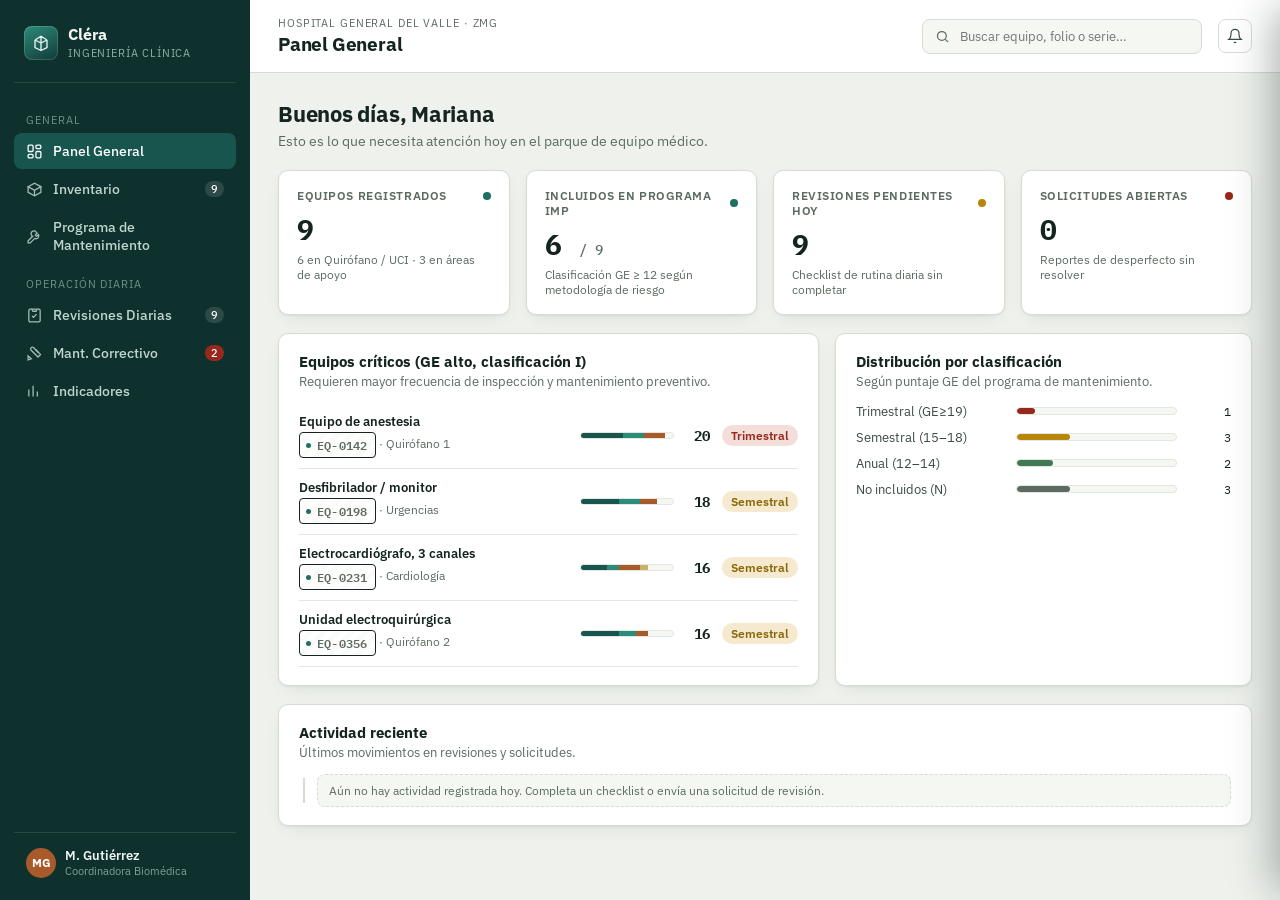
<file: mockup-gestion-equipos-medicos.html>
<!DOCTYPE html>
<html lang="es">
<head>
<meta charset="UTF-8">
<meta name="viewport" content="width=device-width, initial-scale=1.0">
<title>Cléra · Gestión Integral de Equipos Médicos</title>
<link rel="preconnect" href="https://fonts.googleapis.com">
<link href="https://fonts.googleapis.com/css2?family=IBM+Plex+Sans:ital,wght@0,400;0,500;0,600;0,700;1,400&family=IBM+Plex+Mono:wght@400;500;600&display=swap" rel="stylesheet">
<style>
  :root{
    --ink:#142420;
    --ink-soft:#3A4A44;
    --muted:#5C6B62;
    --paper:#EEF1EC;
    --panel:#FFFFFF;
    --panel-2:#F5F7F3;
    --line:#D7DCD3;
    --line-soft:#E3E7E0;
    --teal-900:#0F312E;
    --teal-800:#123B38;
    --teal-700:#17554E;
    --teal-600:#1F6F63;
    --teal-500:#2C8B79;
    --teal-100:#DCEBE6;
    --clay-600:#A85A2A;
    --clay-100:#F3E3D6;
    --red-700:#96281C;
    --red-100:#F4DEDA;
    --amber-600:#B8860B;
    --amber-100:#F5EACF;
    --green-600:#3F7A55;
    --green-100:#DEEBE2;
    --radius:10px;
    --shadow: 0 1px 2px rgba(15,49,46,0.06), 0 6px 20px -8px rgba(15,49,46,0.12);
  }
  *{box-sizing:border-box;}
  html,body{height:100%;}
  body{
    margin:0;
    background:var(--paper);
    color:var(--ink);
    font-family:'IBM Plex Sans',system-ui,sans-serif;
    font-size:14.5px;
    -webkit-font-smoothing:antialiased;
  }
  .mono{font-family:'IBM Plex Mono',monospace;}
  h1,h2,h3,h4{font-family:'IBM Plex Sans',sans-serif; margin:0; letter-spacing:-0.01em;}
  p{margin:0;}
  button{font-family:inherit; cursor:pointer;}
  input,select,textarea{font-family:inherit; font-size:14px;}
  ::selection{background:var(--teal-100);}

  /* ===== App shell ===== */
  .app{display:flex; min-height:100vh;}

  /* Sidebar */
  .sidebar{
    width:250px; flex:0 0 250px;
    background:var(--teal-900);
    color:#DCEBE6;
    display:flex; flex-direction:column;
    padding:22px 14px 18px;
    position:sticky; top:0; height:100vh;
  }
  .brand{display:flex; align-items:center; gap:10px; padding:4px 10px 22px; border-bottom:1px solid rgba(220,235,230,0.12); margin-bottom:16px;}
  .brand-mark{
    width:34px; height:34px; border-radius:8px;
    background:linear-gradient(155deg, var(--teal-500), var(--teal-800));
    display:flex; align-items:center; justify-content:center;
    box-shadow: inset 0 0 0 1px rgba(255,255,255,0.15);
  }
  .brand-mark svg{width:18px; height:18px;}
  .brand-name{font-weight:700; font-size:16px; color:#F4F7F3; line-height:1.1;}
  .brand-sub{font-size:10.5px; color:#8FB0A6; text-transform:uppercase; letter-spacing:0.08em; margin-top:2px;}

  .nav-group-label{font-size:10.5px; text-transform:uppercase; letter-spacing:0.09em; color:#6E9088; padding:14px 12px 6px;}
  .nav{display:flex; flex-direction:column; gap:2px;}
  .nav-item{
    display:flex; align-items:center; gap:10px;
    padding:9px 12px; border-radius:8px;
    color:#BFD6CE; text-decoration:none; font-size:13.6px; font-weight:500;
    border:none; background:transparent; width:100%; text-align:left;
    transition:background .12s ease, color .12s ease;
    position:relative;
  }
  .nav-item svg{width:17px; height:17px; flex:0 0 17px; opacity:.85;}
  .nav-item:hover{background:rgba(255,255,255,0.06); color:#fff;}
  .nav-item.active{background:var(--teal-700); color:#fff;}
  .nav-item.active svg{opacity:1;}
  .nav-badge{
    margin-left:auto; font-family:'IBM Plex Mono',monospace; font-size:10.5px;
    background:rgba(255,255,255,0.12); color:#fff; padding:1px 6px; border-radius:20px;
  }
  .nav-badge.urgent{background:var(--red-700); color:#fff;}

  .sidebar-foot{margin-top:auto; padding:14px 12px 4px; border-top:1px solid rgba(220,235,230,0.12);}
  .user-chip{display:flex; align-items:center; gap:9px;}
  .user-avatar{width:30px; height:30px; border-radius:50%; background:var(--clay-600); color:#fff; display:flex; align-items:center; justify-content:center; font-size:12px; font-weight:700;}
  .user-name{font-size:13px; color:#F0F4F1; font-weight:600;}
  .user-role{font-size:11px; color:#7FA298;}

  /* Main */
  .main{flex:1; min-width:0; display:flex; flex-direction:column;}
  .topbar{
    display:flex; align-items:center; gap:16px;
    padding:16px 28px; border-bottom:1px solid var(--line);
    background:var(--panel); position:sticky; top:0; z-index:20;
  }
  .topbar h1{font-size:19px; font-weight:700;}
  .topbar-eyebrow{font-size:11px; text-transform:uppercase; letter-spacing:0.08em; color:var(--muted); margin-bottom:2px;}
  .search{
    margin-left:auto; display:flex; align-items:center; gap:8px;
    background:var(--panel-2); border:1px solid var(--line); border-radius:8px;
    padding:7px 12px; width:280px; color:var(--muted);
  }
  .search svg{width:15px; height:15px; flex:0 0 15px;}
  .search input{border:none; background:transparent; outline:none; width:100%; color:var(--ink); font-size:13px;}
  .icon-btn{
    width:34px; height:34px; border-radius:8px; border:1px solid var(--line); background:var(--panel);
    display:flex; align-items:center; justify-content:center; color:var(--ink-soft);
  }
  .icon-btn svg{width:16px; height:16px;}

  .content{padding:26px 28px 60px; max-width:1320px; width:100%; margin:0 auto;}
  .view{display:none; animation:fade .18s ease;}
  .view.active{display:block;}
  @keyframes fade{from{opacity:0; transform:translateY(4px);} to{opacity:1; transform:none;}}

  .view-head{display:flex; align-items:flex-end; justify-content:space-between; gap:16px; margin-bottom:20px; flex-wrap:wrap;}
  .view-head h2{font-size:22px; font-weight:700;}
  .view-desc{color:var(--muted); font-size:13.5px; margin-top:4px; max-width:60ch;}

  /* Buttons */
  .btn{
    display:inline-flex; align-items:center; gap:7px; border-radius:8px; border:1px solid transparent;
    padding:9px 15px; font-size:13.5px; font-weight:600; white-space:nowrap;
  }
  .btn svg{width:15px; height:15px;}
  .btn-primary{background:var(--teal-700); color:#fff;}
  .btn-primary:hover{background:var(--teal-800);}
  .btn-clay{background:var(--clay-600); color:#fff;}
  .btn-clay:hover{background:#8f4a20;}
  .btn-ghost{background:var(--panel); border-color:var(--line); color:var(--ink);}
  .btn-ghost:hover{background:var(--panel-2);}
  .btn-sm{padding:6px 11px; font-size:12.5px;}
  .btn-block{width:100%; justify-content:center;}

  /* Cards / grid */
  .grid{display:grid; gap:16px;}
  .grid-4{grid-template-columns:repeat(4,1fr);}
  .grid-3{grid-template-columns:repeat(3,1fr);}
  .grid-2{grid-template-columns:repeat(2,1fr);}
  @media (max-width:1080px){.grid-4{grid-template-columns:repeat(2,1fr);} .grid-3{grid-template-columns:repeat(2,1fr);}}

  .card{background:var(--panel); border:1px solid var(--line); border-radius:var(--radius); box-shadow:var(--shadow);}
  .card-pad{padding:18px 20px;}

  .kpi{padding:17px 18px;}
  .kpi-label{font-size:11.5px; text-transform:uppercase; letter-spacing:0.05em; color:var(--muted); font-weight:600; display:flex; justify-content:space-between; align-items:center;}
  .kpi-value{font-size:28px; font-weight:700; margin-top:8px; font-family:'IBM Plex Mono',monospace;}
  .kpi-sub{font-size:12px; color:var(--muted); margin-top:4px;}
  .kpi-dot{width:8px; height:8px; border-radius:50%;}

  .section-title{font-size:15px; font-weight:700; margin-bottom:2px;}
  .section-sub{font-size:12.5px; color:var(--muted); margin-bottom:14px;}

  /* Tag / badges */
  .asset-tag{
    display:inline-flex; align-items:center; gap:6px;
    font-family:'IBM Plex Mono',monospace; font-size:11.5px; font-weight:600;
    border:1.5px solid var(--ink); border-radius:4px; padding:2px 7px 2px 6px;
    background:repeating-linear-gradient(135deg, #fff, #fff 5px, #FAFAF8 5px, #FAFAF8 10px);
    letter-spacing:0.02em;
  }
  .asset-tag .dot{width:5px; height:5px; border-radius:50%; background:var(--teal-600);}

  .pill{display:inline-flex; align-items:center; gap:5px; font-size:11.5px; font-weight:600; padding:3px 9px; border-radius:20px;}
  .pill-teal{background:var(--teal-100); color:var(--teal-800);}
  .pill-clay{background:var(--clay-100); color:var(--clay-600);}
  .pill-red{background:var(--red-100); color:var(--red-700);}
  .pill-amber{background:var(--amber-100); color:#8a6606;}
  .pill-green{background:var(--green-100); color:var(--green-600);}
  .pill-gray{background:#E7EAE5; color:var(--muted);}

  /* GE segmented bar (signature element) */
  .ge-bar{display:flex; align-items:center; gap:10px;}
  .ge-track{flex:1; height:9px; border-radius:5px; overflow:hidden; display:flex; background:var(--panel-2); border:1px solid var(--line-soft);}
  .ge-seg{height:100%;}
  .ge-seg.funcion{background:var(--teal-700);}
  .ge-seg.aplicacion{background:var(--teal-500);}
  .ge-seg.mantenimiento{background:var(--clay-600);}
  .ge-seg.antecedentes{background:#C9B36B;}
  .ge-num{font-family:'IBM Plex Mono',monospace; font-weight:700; font-size:14px; min-width:26px; text-align:right;}
  .ge-legend{display:flex; gap:14px; flex-wrap:wrap; margin-top:10px; font-size:11.5px; color:var(--muted);}
  .ge-legend span{display:inline-flex; align-items:center; gap:5px;}
  .ge-legend i{width:8px; height:8px; border-radius:2px; display:inline-block;}

  /* Table */
  table{width:100%; border-collapse:collapse;}
  thead th{
    text-align:left; font-size:11px; text-transform:uppercase; letter-spacing:0.05em; color:var(--muted);
    font-weight:600; padding:0 14px 10px; border-bottom:1px solid var(--line);
  }
  tbody td{padding:12px 14px; border-bottom:1px solid var(--line-soft); font-size:13.4px; vertical-align:middle;}
  tbody tr:last-child td{border-bottom:none;}
  tbody tr.clickable:hover{background:var(--panel-2); cursor:pointer;}
  .table-wrap{overflow-x:auto;}
  .cell-primary{font-weight:600;}
  .cell-sub{font-size:12px; color:var(--muted); margin-top:2px;}

  /* Filters bar */
  .filters{display:flex; gap:10px; flex-wrap:wrap; align-items:center; margin-bottom:16px;}
  .select, .input{
    border:1px solid var(--line); background:var(--panel); border-radius:8px; padding:8px 11px; font-size:13px; color:var(--ink);
  }
  .field{display:flex; flex-direction:column; gap:5px;}
  .field label{font-size:12px; font-weight:600; color:var(--ink-soft);}
  .field .hint{font-size:11px; color:var(--muted); font-weight:400;}
  textarea.input{resize:vertical; min-height:70px;}

  /* Equipment detail drawer */
  .overlay{position:fixed; inset:0; background:rgba(15,30,28,0.42); z-index:90; display:none;}
  .overlay.active{display:block;}
  .drawer{
    position:fixed; top:0; right:0; height:100vh; width:min(560px, 94vw);
    background:var(--panel); z-index:95; box-shadow:-16px 0 40px -10px rgba(15,30,28,0.35);
    transform:translateX(100%); transition:transform .22s ease; display:flex; flex-direction:column;
  }
  .drawer.active{transform:none;}
  .drawer-head{padding:20px 22px 16px; border-bottom:1px solid var(--line); display:flex; justify-content:space-between; align-items:flex-start; gap:12px;}
  .drawer-body{padding:18px 22px 40px; overflow-y:auto; flex:1;}
  .drawer-close{width:30px; height:30px; border-radius:7px; border:1px solid var(--line); background:var(--panel); flex:0 0 auto; display:flex; align-items:center; justify-content:center;}
  .drawer-close svg{width:15px; height:15px;}

  .tabs{display:flex; gap:4px; border-bottom:1px solid var(--line); margin:6px 0 18px;}
  .tab-btn{background:none; border:none; padding:9px 4px; margin-right:16px; font-size:13px; font-weight:600; color:var(--muted); border-bottom:2px solid transparent;}
  .tab-btn.active{color:var(--teal-800); border-color:var(--teal-700);}
  .tab-pane{display:none;}
  .tab-pane.active{display:block;}

  .kv{display:grid; grid-template-columns:1fr 1fr; gap:12px 16px; margin-bottom:6px;}
  .kv-item .k{font-size:11px; text-transform:uppercase; letter-spacing:0.04em; color:var(--muted); margin-bottom:3px;}
  .kv-item .v{font-size:13.6px; font-weight:600;}
  .kv-item .v.mono{font-family:'IBM Plex Mono',monospace; font-weight:500;}

  .doc-row{display:flex; align-items:center; gap:10px; padding:9px 0; border-bottom:1px solid var(--line-soft);}
  .doc-row:last-child{border-bottom:none;}
  .doc-icon{width:30px; height:30px; border-radius:7px; background:var(--panel-2); border:1px solid var(--line); display:flex; align-items:center; justify-content:center; flex:0 0 30px;}
  .doc-icon svg{width:14px; height:14px; color:var(--muted);}
  .doc-name{font-size:13px; font-weight:600;}
  .doc-meta{font-size:11.5px; color:var(--muted);}

  .timeline{position:relative; padding-left:18px;}
  .timeline::before{content:""; position:absolute; left:4px; top:4px; bottom:4px; width:1.5px; background:var(--line);}
  .timeline-item{position:relative; padding-bottom:16px;}
  .timeline-item::before{content:""; position:absolute; left:-18px; top:3px; width:9px; height:9px; border-radius:50%; background:var(--teal-600); border:2px solid #fff; box-shadow:0 0 0 1px var(--teal-600);}
  .timeline-item .t-date{font-size:11px; color:var(--muted); font-family:'IBM Plex Mono',monospace;}
  .timeline-item .t-title{font-size:13px; font-weight:600; margin-top:2px;}
  .timeline-item .t-desc{font-size:12.5px; color:var(--muted); margin-top:2px;}

  /* Modal */
  .modal-overlay{position:fixed; inset:0; background:rgba(15,30,28,0.46); z-index:100; display:none; align-items:flex-start; justify-content:center; padding:5vh 16px; overflow-y:auto;}
  .modal-overlay.active{display:flex;}
  .modal{background:var(--panel); width:min(640px, 100%); border-radius:14px; box-shadow:0 30px 60px -15px rgba(15,30,28,0.4); overflow:hidden;}
  .modal-head{padding:20px 24px; border-bottom:1px solid var(--line); display:flex; justify-content:space-between; align-items:flex-start;}
  .modal-head h3{font-size:17px; font-weight:700;}
  .modal-head p{font-size:12.5px; color:var(--muted); margin-top:3px;}
  .modal-body{padding:20px 24px; display:flex; flex-direction:column; gap:14px; max-height:64vh; overflow-y:auto;}
  .modal-foot{padding:16px 24px; border-top:1px solid var(--line); display:flex; justify-content:flex-end; gap:10px; background:var(--panel-2);}
  .form-row{display:grid; grid-template-columns:1fr 1fr; gap:12px;}
  .urgency-picker{display:flex; gap:8px;}
  .urgency-opt{flex:1; border:1.5px solid var(--line); border-radius:8px; padding:9px 8px; text-align:center; font-size:12px; font-weight:600; color:var(--muted); cursor:pointer;}
  .urgency-opt.sel-emerg.selected{border-color:var(--red-700); background:var(--red-100); color:var(--red-700);}
  .urgency-opt.sel-urg.selected{border-color:var(--amber-600); background:var(--amber-100); color:#8a6606;}
  .urgency-opt.sel-reg.selected{border-color:var(--green-600); background:var(--green-100); color:var(--green-600);}

  .toast{
    position:fixed; bottom:24px; left:50%; transform:translateX(-50%) translateY(12px); opacity:0;
    background:var(--teal-900); color:#fff; padding:12px 20px; border-radius:9px; font-size:13.5px; font-weight:600;
    display:flex; align-items:center; gap:9px; box-shadow:0 12px 30px -8px rgba(0,0,0,0.35); z-index:200; transition:all .2s ease; pointer-events:none;
  }
  .toast.show{opacity:1; transform:translateX(-50%) translateY(0);}
  .toast svg{width:16px; height:16px; color:#8FD6BE;}

  /* Checklist module */
  .check-card{border:1px solid var(--line); border-radius:10px; padding:14px 16px; background:var(--panel); display:flex; flex-direction:column; gap:10px;}
  .check-card.done{background:var(--green-100); border-color:#bcdcc7;}
  .check-top{display:flex; justify-content:space-between; align-items:flex-start; gap:10px;}
  .check-items{display:flex; flex-direction:column; gap:7px;}
  .check-item{display:flex; align-items:center; gap:9px; font-size:13px;}
  .check-item input{width:16px; height:16px; accent-color:var(--teal-700);}
  .check-item.checked-off label{text-decoration:line-through; color:var(--muted);}
  .check-meta{display:flex; gap:10px; margin-top:2px;}
  .check-meta input{flex:1;}

  .empty-state{padding:40px 20px; text-align:center; color:var(--muted);}
  .empty-state svg{width:34px; height:34px; margin-bottom:10px; opacity:.5;}
  .empty-state .t{font-weight:600; color:var(--ink-soft); margin-bottom:3px;}

  .req-card{border:1px solid var(--line); border-radius:10px; padding:14px 16px; background:var(--panel); display:flex; flex-direction:column; gap:8px;}
  .req-top{display:flex; justify-content:space-between; gap:10px; align-items:flex-start;}
  .req-desc{font-size:13px; color:var(--ink-soft); line-height:1.45;}
  .req-foot{display:flex; justify-content:space-between; align-items:center; font-size:11.5px; color:var(--muted); font-family:'IBM Plex Mono',monospace;}

  .bar-row{display:flex; align-items:center; gap:10px; margin-bottom:10px;}
  .bar-label{width:150px; font-size:12.5px; color:var(--ink-soft); flex:0 0 150px;}
  .bar-track{flex:1; height:8px; border-radius:5px; background:var(--panel-2); border:1px solid var(--line-soft); overflow:hidden;}
  .bar-fill{height:100%; background:var(--teal-600); border-radius:5px;}
  .bar-value{width:44px; text-align:right; font-family:'IBM Plex Mono',monospace; font-size:12px; flex:0 0 44px;}

  .scope-note{font-size:11.5px; color:var(--muted); background:var(--panel-2); border:1px dashed var(--line); border-radius:8px; padding:8px 11px; margin-top:4px;}

  @media (max-width: 860px){
    .sidebar{position:fixed; z-index:80; transform:translateX(-100%); transition:transform .2s ease;}
    .sidebar.mobile-open{transform:none;}
    .content{padding:18px 14px 50px;}
    .grid-4, .grid-3, .grid-2, .form-row, .kv{grid-template-columns:1fr;}
    .search{display:none;}
  }
</style>
</head>
<body>

<div class="app">
  <!-- ============ SIDEBAR ============ -->
  <aside class="sidebar" id="sidebar">
    <div class="brand">
      <div class="brand-mark">
        <svg viewBox="0 0 24 24" fill="none" stroke="#EAF3F0" stroke-width="1.8"><path d="M12 3v18M4 8l8-5 8 5M4 8v10l8 4M4 8l8 4m8-4v10l-8 4m8-14l-8 4m0 10V12"/></svg>
      </div>
      <div>
        <div class="brand-name">Cléra</div>
        <div class="brand-sub">Ingeniería Clínica</div>
      </div>
    </div>

    <div class="nav-group-label">General</div>
    <div class="nav">
      <button class="nav-item active" data-view="dashboard">
        <svg viewBox="0 0 24 24" fill="none" stroke="currentColor" stroke-width="1.8"><rect x="3" y="3" width="7" height="9" rx="1.5"/><rect x="14" y="3" width="7" height="5" rx="1.5"/><rect x="14" y="12" width="7" height="9" rx="1.5"/><rect x="3" y="16" width="7" height="5" rx="1.5"/></svg>
        Panel General
      </button>
      <button class="nav-item" data-view="inventario">
        <svg viewBox="0 0 24 24" fill="none" stroke="currentColor" stroke-width="1.8"><path d="M21 8l-9-5-9 5 9 5 9-5z"/><path d="M3 8v8l9 5 9-5V8"/><path d="M12 13v8"/></svg>
        Inventario
        <span class="nav-badge" id="navBadgeInv">9</span>
      </button>
      <button class="nav-item" data-view="mantenimiento">
        <svg viewBox="0 0 24 24" fill="none" stroke="currentColor" stroke-width="1.8"><path d="M14.7 6.3a4 4 0 10-5.4 5.4L3 18v3h3l6.3-6.3a4 4 0 005.4-5.4l-2.6 2.6-2-2 2.6-2.6z"/></svg>
        Programa de Mantenimiento
      </button>
    </div>

    <div class="nav-group-label">Operación diaria</div>
    <div class="nav">
      <button class="nav-item" data-view="revisiones">
        <svg viewBox="0 0 24 24" fill="none" stroke="currentColor" stroke-width="1.8"><rect x="4" y="3" width="16" height="18" rx="2"/><path d="M9 3v2a1 1 0 001 1h4a1 1 0 001-1V3"/><path d="M8.5 12.5l2 2 4.5-4.5"/></svg>
        Revisiones Diarias
        <span class="nav-badge" id="navBadgeRev">0</span>
      </button>
      <button class="nav-item" data-view="correctivo">
        <svg viewBox="0 0 24 24" fill="none" stroke="currentColor" stroke-width="1.8"><path d="M10.5 3.5l10 10-3.5 3.5-10-10a2.5 2.5 0 013.5-3.5z"/><path d="M3 21l4.5-1.5L3 15.5V21z"/><path d="M13 6l5 5"/></svg>
        Mant. Correctivo
        <span class="nav-badge urgent" id="navBadgeCorr">0</span>
      </button>
      <button class="nav-item" data-view="indicadores">
        <svg viewBox="0 0 24 24" fill="none" stroke="currentColor" stroke-width="1.8"><path d="M4 19V9m6 10V4m6 15v-7"/></svg>
        Indicadores
      </button>
    </div>

    <div class="sidebar-foot">
      <div class="user-chip">
        <div class="user-avatar">MG</div>
        <div>
          <div class="user-name">M. Gutiérrez</div>
          <div class="user-role">Coordinadora Biomédica</div>
        </div>
      </div>
    </div>
  </aside>

  <!-- ============ MAIN ============ -->
  <div class="main">
    <div class="topbar">
      <div>
        <div class="topbar-eyebrow">Hospital General del Valle · ZMG</div>
        <h1 id="topbarTitle">Panel General</h1>
      </div>
      <div class="search">
        <svg viewBox="0 0 24 24" fill="none" stroke="currentColor" stroke-width="2"><circle cx="11" cy="11" r="7"/><path d="M21 21l-4.35-4.35"/></svg>
        <input type="text" placeholder="Buscar equipo, folio o serie…" id="globalSearch">
      </div>
      <button class="icon-btn" title="Notificaciones">
        <svg viewBox="0 0 24 24" fill="none" stroke="currentColor" stroke-width="1.8"><path d="M18 8a6 6 0 10-12 0c0 7-3 9-3 9h18s-3-2-3-9"/><path d="M13.7 21a2 2 0 01-3.4 0"/></svg>
      </button>
    </div>

    <div class="content">

      <!-- ============ DASHBOARD ============ -->
      <section class="view active" id="view-dashboard">
        <div class="view-head">
          <div>
            <h2>Buenos días, Mariana</h2>
            <div class="view-desc">Esto es lo que necesita atención hoy en el parque de equipo médico.</div>
          </div>
        </div>

        <div class="grid grid-4" style="margin-bottom:18px;">
          <div class="card kpi">
            <div class="kpi-label">Equipos registrados <span class="kpi-dot" style="background:var(--teal-600)"></span></div>
            <div class="kpi-value">9</div>
            <div class="kpi-sub">6 en Quirófano / UCI · 3 en áreas de apoyo</div>
          </div>
          <div class="card kpi">
            <div class="kpi-label">Incluidos en programa IMP <span class="kpi-dot" style="background:var(--teal-600)"></span></div>
            <div class="kpi-value">6 <span style="font-size:14px; color:var(--muted); font-weight:500;">/ 9</span></div>
            <div class="kpi-sub">Clasificación GE ≥ 12 según metodología de riesgo</div>
          </div>
          <div class="card kpi">
            <div class="kpi-label">Revisiones pendientes hoy <span class="kpi-dot" style="background:var(--amber-600)"></span></div>
            <div class="kpi-value" id="dashPendientes">6</div>
            <div class="kpi-sub">Checklist de rutina diaria sin completar</div>
          </div>
          <div class="card kpi">
            <div class="kpi-label">Solicitudes abiertas <span class="kpi-dot" style="background:var(--red-700)"></span></div>
            <div class="kpi-value" id="dashSolicitudes">0</div>
            <div class="kpi-sub">Reportes de desperfecto sin resolver</div>
          </div>
        </div>

        <div class="grid" style="grid-template-columns:1.3fr 1fr; margin-bottom:18px;">
          <div class="card card-pad">
            <div class="section-title">Equipos críticos (GE alto, clasificación I)</div>
            <div class="section-sub">Requieren mayor frecuencia de inspección y mantenimiento preventivo.</div>
            <div id="dashCriticos"></div>
          </div>
          <div class="card card-pad">
            <div class="section-title">Distribución por clasificación</div>
            <div class="section-sub">Según puntaje GE del programa de mantenimiento.</div>
            <div id="dashDistribucion"></div>
          </div>
        </div>

        <div class="card card-pad">
          <div class="section-title">Actividad reciente</div>
          <div class="section-sub">Últimos movimientos en revisiones y solicitudes.</div>
          <div id="dashActividad" class="timeline"></div>
        </div>
      </section>

      <!-- ============ INVENTARIO ============ -->
      <section class="view" id="view-inventario">
        <div class="view-head">
          <div>
            <h2>Inventario de Equipos</h2>
            <div class="view-desc">Registro general y detallado de todos los equipos médicos del hospital.</div>
          </div>
          <button class="btn btn-primary" onclick="openAddEquipoModal()">
            <svg viewBox="0 0 24 24" fill="none" stroke="currentColor" stroke-width="2.2"><path d="M12 5v14M5 12h14"/></svg>
            Agregar equipo
          </button>
        </div>

        <div class="filters">
          <input class="input" id="filtroTexto" placeholder="Buscar por nombre, folio o serie…" style="min-width:220px;" oninput="renderInventario()">
          <select class="select" id="filtroArea" onchange="renderInventario()">
            <option value="">Todas las áreas</option>
          </select>
          <select class="select" id="filtroCategoria" onchange="renderInventario()">
            <option value="">Toda categoría funcional</option>
            <option>Terapéutico</option>
            <option>Diagnóstico</option>
            <option>Analítico</option>
            <option>Otros</option>
          </select>
          <select class="select" id="filtroEstado" onchange="renderInventario()">
            <option value="">Todo estado</option>
            <option>Operativo</option>
            <option>En mantenimiento</option>
            <option>Fuera de servicio</option>
          </select>
          <select class="select" id="filtroClasif" onchange="renderInventario()">
            <option value="">Toda clasificación</option>
            <option value="I">Incluido en programa (I)</option>
            <option value="N">No incluido (N)</option>
          </select>
        </div>

        <div class="card">
          <div class="table-wrap">
            <table>
              <thead>
                <tr>
                  <th>Equipo</th>
                  <th>Folio / Serie</th>
                  <th>Ubicación</th>
                  <th>Categoría</th>
                  <th>Estado</th>
                  <th>Puntaje GE</th>
                  <th>Clasif.</th>
                  <th></th>
                </tr>
              </thead>
              <tbody id="inventarioBody"></tbody>
            </table>
          </div>
        </div>
      </section>

      <!-- ============ PROGRAMA DE MANTENIMIENTO ============ -->
      <section class="view" id="view-mantenimiento">
        <div class="view-head">
          <div>
            <h2>Programa de Mantenimiento</h2>
            <div class="view-desc">Clasificación de equipos por nivel de riesgo (metodología del Número GE) y frecuencia de inspección resultante.</div>
          </div>
          <button class="btn btn-ghost" onclick="openGECalc()">
            <svg viewBox="0 0 24 24" fill="none" stroke="currentColor" stroke-width="1.9"><rect x="4" y="2" width="16" height="20" rx="2"/><path d="M8 6h8M8 10h.01M12 10h.01M16 10h.01M8 14h.01M12 14h.01M16 14h.01M8 18h.01M12 18h.01"/></svg>
            Calcular Número GE
          </button>
        </div>

        <div class="grid grid-3" style="margin-bottom:18px;">
          <div class="card card-pad">
            <div class="pill pill-red" style="margin-bottom:8px;">Trimestral</div>
            <div class="kpi-value" style="font-size:24px;">GE ≥ 19</div>
            <div class="kpi-sub">Inspección y mantenimiento preventivo cada 4 meses</div>
          </div>
          <div class="card card-pad">
            <div class="pill pill-amber" style="margin-bottom:8px;">Semestral</div>
            <div class="kpi-value" style="font-size:24px;">GE 15–18</div>
            <div class="kpi-sub">Inspección y mantenimiento preventivo cada 6 meses</div>
          </div>
          <div class="card card-pad">
            <div class="pill pill-green" style="margin-bottom:8px;">Anual</div>
            <div class="kpi-value" style="font-size:24px;">GE 12–14</div>
            <div class="kpi-sub">Inspección y mantenimiento preventivo cada 12 meses</div>
          </div>
        </div>

        <div class="card">
          <div class="card-pad" style="padding-bottom:6px;">
            <div class="section-title">Clasificación de equipos</div>
            <div class="section-sub">Número GE = Función + Aplicación clínica + Requisitos de mantenimiento + Antecedentes de averías.</div>
            <div class="ge-legend" style="margin-bottom:6px;">
              <span><i style="background:var(--teal-700)"></i>Función (2–10)</span>
              <span><i style="background:var(--teal-500)"></i>Aplicación clínica (1–5)</span>
              <span><i style="background:var(--clay-600)"></i>Requisitos de mantenimiento (1–5)</span>
              <span><i style="background:#C9B36B"></i>Antecedentes de averías (−2 a +2)</span>
            </div>
          </div>
          <div class="table-wrap">
            <table>
              <thead>
                <tr>
                  <th>Equipo</th>
                  <th style="width:230px;">Composición del GE</th>
                  <th>GE</th>
                  <th>Clasificación</th>
                  <th>Frecuencia</th>
                  <th></th>
                </tr>
              </thead>
              <tbody id="mantenimientoBody"></tbody>
            </table>
          </div>
        </div>
      </section>

      <!-- ============ REVISIONES DIARIAS ============ -->
      <section class="view" id="view-revisiones">
        <div class="view-head">
          <div>
            <h2>Revisiones Diarias de Rutina</h2>
            <div class="view-desc">Checklist de verificación diaria por equipo y solicitudes de revisión fuera de programa.</div>
          </div>
          <button class="btn btn-clay" onclick="openSolicitudModal()">
            <svg viewBox="0 0 24 24" fill="none" stroke="currentColor" stroke-width="2"><path d="M12 9v6m-3-3h6"/><circle cx="12" cy="12" r="9"/></svg>
            Solicitar revisión de equipo
          </button>
        </div>

        <div class="tabs" style="margin-top:-4px;">
          <button class="tab-btn active" data-rtab="checklist" onclick="switchRevTab('checklist')">Checklist del día</button>
          <button class="tab-btn" data-rtab="solicitudes" onclick="switchRevTab('solicitudes')">Solicitudes de revisión <span id="solTabCount" class="mono" style="color:var(--muted); font-weight:500;"></span></button>
        </div>

        <div id="revTab-checklist">
          <div class="grid grid-2" id="checklistGrid" style="align-items:start;"></div>
        </div>

        <div id="revTab-solicitudes" style="display:none;">
          <div class="grid grid-2" id="solicitudesGrid" style="align-items:start;"></div>
        </div>
      </section>

      <!-- ============ MANTENIMIENTO CORRECTIVO ============ -->
      <section class="view" id="view-correctivo">
        <div class="view-head">
          <div>
            <h2>Mantenimiento Correctivo</h2>
            <div class="view-desc">Órdenes de reparación, incluyendo las generadas desde solicitudes de revisión.</div>
          </div>
        </div>

        <div class="grid grid-4" style="margin-bottom:18px;">
          <div class="card kpi"><div class="kpi-label">Urgente emergencia <span class="kpi-dot" style="background:var(--red-700)"></span></div><div class="kpi-value" id="corrEmerg">0</div></div>
          <div class="card kpi"><div class="kpi-label">Urgente <span class="kpi-dot" style="background:var(--amber-600)"></span></div><div class="kpi-value" id="corrUrg">0</div></div>
          <div class="card kpi"><div class="kpi-label">Regular <span class="kpi-dot" style="background:var(--green-600)"></span></div><div class="kpi-value" id="corrReg">0</div></div>
          <div class="card kpi"><div class="kpi-label">Pospuesta <span class="kpi-dot" style="background:var(--muted)"></span></div><div class="kpi-value" id="corrPos">0</div></div>
        </div>

        <div class="card">
          <div class="table-wrap">
            <table>
              <thead>
                <tr>
                  <th>Folio</th>
                  <th>Equipo</th>
                  <th>Origen</th>
                  <th>Categoría</th>
                  <th>Estado</th>
                  <th>Técnico asignado</th>
                  <th>Abierta</th>
                </tr>
              </thead>
              <tbody id="correctivoBody"></tbody>
            </table>
          </div>
        </div>
      </section>

      <!-- ============ INDICADORES ============ -->
      <section class="view" id="view-indicadores">
        <div class="view-head">
          <div>
            <h2>Indicadores de Desempeño</h2>
            <div class="view-desc">Seguimiento del programa de mantenimiento, según los indicadores de gestión operativa.</div>
          </div>
        </div>

        <div class="grid grid-3" style="margin-bottom:18px;">
          <div class="card kpi">
            <div class="kpi-label">Cumplimiento de IMP asignado</div>
            <div class="kpi-value" id="kpiCumplimiento">—</div>
            <div class="kpi-sub">Checklists completados hoy sobre el total programado</div>
          </div>
          <div class="card kpi">
            <div class="kpi-label">Tasa de localización de equipos</div>
            <div class="kpi-value">96%</div>
            <div class="kpi-sub">Dato ilustrativo · último censo de inventario</div>
          </div>
          <div class="card kpi">
            <div class="kpi-label">Tiempo promedio de respuesta</div>
            <div class="kpi-value">3.2h</div>
            <div class="kpi-sub">Dato ilustrativo · mantenimiento correctivo urgente</div>
          </div>
        </div>

        <div class="grid" style="grid-template-columns:1fr 1fr;">
          <div class="card card-pad">
            <div class="section-title">Productividad de IMP por área</div>
            <div class="section-sub">Porcentaje de inspecciones preventivas completadas en el mes (dato ilustrativo).</div>
            <div class="bar-row"><div class="bar-label">Quirófano</div><div class="bar-track"><div class="bar-fill" style="width:92%"></div></div><div class="bar-value">92%</div></div>
            <div class="bar-row"><div class="bar-label">UCI</div><div class="bar-track"><div class="bar-fill" style="width:88%"></div></div><div class="bar-value">88%</div></div>
            <div class="bar-row"><div class="bar-label">Urgencias</div><div class="bar-track"><div class="bar-fill" style="width:76%"></div></div><div class="bar-value">76%</div></div>
            <div class="bar-row"><div class="bar-label">Tococirugía</div><div class="bar-track"><div class="bar-fill" style="width:81%"></div></div><div class="bar-value">81%</div></div>
            <div class="bar-row"><div class="bar-label">Endoscopía</div><div class="bar-track"><div class="bar-fill" style="width:69%"></div></div><div class="bar-value">69%</div></div>
            <div class="scope-note">Estas barras son ilustrativas para el mockup; en producción se calcularían a partir del historial real de IMP por área.</div>
          </div>
          <div class="card card-pad">
            <div class="section-title">Mantenimiento correctivo por categoría</div>
            <div class="section-sub">Distribución de órdenes abiertas en los últimos 30 días (dato ilustrativo).</div>
            <div class="bar-row"><div class="bar-label">Urgente emergencia</div><div class="bar-track"><div class="bar-fill" style="width:18%; background:var(--red-700)"></div></div><div class="bar-value">18%</div></div>
            <div class="bar-row"><div class="bar-label">Urgente</div><div class="bar-track"><div class="bar-fill" style="width:34%; background:var(--amber-600)"></div></div><div class="bar-value">34%</div></div>
            <div class="bar-row"><div class="bar-label">Regular</div><div class="bar-track"><div class="bar-fill" style="width:40%; background:var(--green-600)"></div></div><div class="bar-value">40%</div></div>
            <div class="bar-row"><div class="bar-label">Pospuesta</div><div class="bar-track"><div class="bar-fill" style="width:8%; background:var(--muted)"></div></div><div class="bar-value">8%</div></div>
            <div class="scope-note">Los indicadores de cumplimiento de IMP y solicitudes abiertas sí se calculan en vivo a partir de tus checklists y solicitudes en este mockup.</div>
          </div>
        </div>
      </section>

    </div>
  </div>
</div>

<!-- ============ EQUIPMENT DETAIL DRAWER ============ -->
<div class="overlay" id="drawerOverlay" onclick="closeDrawer()"></div>
<div class="drawer" id="equipoDrawer">
  <div class="drawer-head">
    <div>
      <div class="asset-tag" id="drawerTag"><span class="dot"></span>EQ-0000</div>
      <h3 style="margin-top:8px; font-size:18px;" id="drawerName">—</h3>
      <div style="font-size:12.5px; color:var(--muted); margin-top:2px;" id="drawerSub">—</div>
    </div>
    <button class="drawer-close" onclick="closeDrawer()">
      <svg viewBox="0 0 24 24" fill="none" stroke="currentColor" stroke-width="2"><path d="M6 6l12 12M18 6L6 18"/></svg>
    </button>
  </div>
  <div class="drawer-body">
    <div class="tabs">
      <button class="tab-btn active" data-etab="general" onclick="switchEquipoTab('general')">General</button>
      <button class="tab-btn" data-etab="detalle" onclick="switchEquipoTab('detalle')">Detallada</button>
      <button class="tab-btn" data-etab="mantenimiento" onclick="switchEquipoTab('mantenimiento')">Mantenimiento</button>
      <button class="tab-btn" data-etab="historial" onclick="switchEquipoTab('historial')">Historial</button>
    </div>

    <div class="tab-pane active" id="etab-general">
      <div class="kv" id="drawerGeneral"></div>
    </div>

    <div class="tab-pane" id="etab-detalle">
      <div class="section-title" style="margin-bottom:10px;">Documentación y accesorios</div>
      <div id="drawerDocs"></div>
      <div class="section-title" style="margin:18px 0 4px;">Garantía</div>
      <p style="font-size:13px; color:var(--ink-soft);" id="drawerGarantia">—</p>
    </div>

    <div class="tab-pane" id="etab-mantenimiento">
      <div class="section-sub">Clasificación de riesgo vigente para este equipo.</div>
      <div id="drawerGE"></div>
    </div>

    <div class="tab-pane" id="etab-historial">
      <div class="section-sub">Últimos eventos registrados para este equipo.</div>
      <div class="timeline" id="drawerHistorial"></div>
    </div>
  </div>
</div>

<!-- ============ MODAL: SOLICITAR REVISIÓN ============ -->
<div class="modal-overlay" id="solicitudModalOverlay">
  <div class="modal">
    <div class="modal-head">
      <div>
        <h3>Solicitar revisión de equipo</h3>
        <p>Reporta un desperfecto o solicita una revisión fuera del checklist de rutina.</p>
      </div>
      <button class="drawer-close" onclick="closeSolicitudModal()">
        <svg viewBox="0 0 24 24" fill="none" stroke="currentColor" stroke-width="2"><path d="M6 6l12 12M18 6L6 18"/></svg>
      </button>
    </div>
    <div class="modal-body">
      <div class="field">
        <label>Equipo</label>
        <select class="select" id="solEquipo" onchange="onSolicitudEquipoChange()">
          <option value="">Selecciona un equipo del inventario…</option>
        </select>
      </div>
      <div class="form-row">
        <div class="field">
          <label>Ubicación / servicio</label>
          <input class="input" id="solUbicacion" placeholder="Se completa al elegir el equipo" readonly>
        </div>
        <div class="field">
          <label>Solicitante</label>
          <input class="input" id="solSolicitante" placeholder="Nombre de quien reporta">
        </div>
      </div>
      <div class="field">
        <label>Tipo de desperfecto</label>
        <select class="select" id="solTipo">
          <option>Eléctrico</option>
          <option>Mecánico</option>
          <option>Software / calibración</option>
          <option>Fugas o fluidos</option>
          <option>Alarmas / sensores</option>
          <option>Otro</option>
        </select>
      </div>
      <div class="field">
        <label>Descripción del desperfecto <span class="hint">— qué observaste y cuándo ocurrió</span></label>
        <textarea class="input" id="solDescripcion" placeholder="Ej. El equipo emite una alarma intermitente al encender y la pantalla se congela después de 2 minutos de uso."></textarea>
      </div>
      <div class="field">
        <label>Notas adicionales <span class="hint">— opcional</span></label>
        <textarea class="input" id="solNotas" placeholder="Contexto adicional, si el equipo se retiró de servicio, paciente afectado, etc."></textarea>
      </div>
      <div class="field">
        <label>Urgencia</label>
        <div class="urgency-picker" id="solUrgencia">
          <div class="urgency-opt sel-emerg" data-val="Urgente por emergencia" onclick="selectUrgencia(this)">Urgente por<br>emergencia</div>
          <div class="urgency-opt sel-urg" data-val="Urgente" onclick="selectUrgencia(this)">Urgente</div>
          <div class="urgency-opt sel-reg selected" data-val="Regular" onclick="selectUrgencia(this)">Regular</div>
        </div>
      </div>
    </div>
    <div class="modal-foot">
      <button class="btn btn-ghost" onclick="closeSolicitudModal()">Cancelar</button>
      <button class="btn btn-clay" onclick="submitSolicitud()">
        <svg viewBox="0 0 24 24" fill="none" stroke="currentColor" stroke-width="2.2"><path d="M22 2L11 13M22 2l-7 20-4-9-9-4 20-7z"/></svg>
        Enviar solicitud
      </button>
    </div>
  </div>
</div>

<!-- ============ MODAL: CALCULADORA GE ============ -->
<div class="modal-overlay" id="geModalOverlay">
  <div class="modal">
    <div class="modal-head">
      <div>
        <h3>Calculadora de Número GE</h3>
        <p>Clasifica un equipo según la metodología de riesgo del programa de mantenimiento.</p>
      </div>
      <button class="drawer-close" onclick="closeGECalc()">
        <svg viewBox="0 0 24 24" fill="none" stroke="currentColor" stroke-width="2"><path d="M6 6l12 12M18 6L6 18"/></svg>
      </button>
    </div>
    <div class="modal-body">
      <div class="field">
        <label>Equipo a clasificar</label>
        <select class="select" id="geEquipoSelect" onchange="loadGEEquipo()">
          <option value="">Selecciona un equipo…</option>
        </select>
      </div>
      <div class="field">
        <label>Función del equipo <span class="hint">— categoría según tabla de función clínica (2–10)</span></label>
        <select class="select" id="geFuncion" onchange="recalcGE()">
          <option value="10">Apoyo vital — 10</option>
          <option value="9">Cirugía y cuidados intensivos — 9</option>
          <option value="8">Fisioterapia y tratamiento — 8</option>
          <option value="7">Control de cirugía y cuidados intensivos — 7</option>
          <option value="6">Control fisiológico adicional y diagnóstico — 6</option>
          <option value="5">Análisis de laboratorio — 5</option>
          <option value="4">Accesorios de laboratorio — 4</option>
          <option value="3">Computadoras y afines — 3</option>
          <option value="2">Relacionados con el paciente y otros — 2</option>
        </select>
      </div>
      <div class="form-row">
        <div class="field">
          <label>Riesgo físico / aplicación clínica <span class="hint">(1–5)</span></label>
          <select class="select" id="geAplicacion" onchange="recalcGE()">
            <option value="5">Riesgo de muerte del paciente — 5</option>
            <option value="4">Posible lesión del paciente u operador — 4</option>
            <option value="3">Tratamiento inapropiado o error diagnóstico — 3</option>
            <option value="2">Daño al equipo — 2</option>
            <option value="1">Sin riesgo significativo — 1</option>
          </select>
        </div>
        <div class="field">
          <label>Requisitos de mantenimiento <span class="hint">(1–5)</span></label>
          <select class="select" id="geMantenimiento" onchange="recalcGE()">
            <option value="5">Importantes: calibración y reemplazo periódico — 5</option>
            <option value="4">Superiores al promedio — 4</option>
            <option value="3">Usuales: verificación y pruebas de seguridad — 3</option>
            <option value="2">Inferiores al promedio — 2</option>
            <option value="1">Mínimos: inspección visual — 1</option>
          </select>
        </div>
      </div>
      <div class="field">
        <label>Antecedentes de averías <span class="hint">(−2 a +2)</span></label>
        <select class="select" id="geAntecedentes" onchange="recalcGE()">
          <option value="2">Significativo: más de una cada 6 meses — +2</option>
          <option value="1">Moderado: una cada 6–9 meses — +1</option>
          <option value="0" selected>Usual: una cada 9–18 meses — 0</option>
          <option value="-1">Mínimo: una cada 18–30 meses — −1</option>
          <option value="-2">Insignificante: menos de una en 30 meses — −2</option>
        </select>
      </div>

      <div class="card card-pad" style="background:var(--panel-2);">
        <div class="section-title" style="margin-bottom:10px;">Resultado</div>
        <div class="ge-bar"><div class="ge-track" id="geResultBar"></div><div class="ge-num" id="geResultNum">0</div></div>
        <div style="display:flex; gap:10px; margin-top:14px;">
          <div class="pill" id="geResultClasif">—</div>
          <div class="pill pill-gray" id="geResultFreq">—</div>
        </div>
      </div>
    </div>
    <div class="modal-foot">
      <button class="btn btn-ghost" onclick="closeGECalc()">Cerrar</button>
      <button class="btn btn-primary" onclick="saveGEResult()">Guardar clasificación</button>
    </div>
  </div>
</div>

<!-- ============ MODAL: AGREGAR EQUIPO (simplificado) ============ -->
<div class="modal-overlay" id="addEquipoOverlay">
  <div class="modal">
    <div class="modal-head">
      <div>
        <h3>Agregar equipo al inventario</h3>
        <p>Registro general del equipo. La ficha detallada se completa después del alta.</p>
      </div>
      <button class="drawer-close" onclick="closeAddEquipoModal()">
        <svg viewBox="0 0 24 24" fill="none" stroke="currentColor" stroke-width="2"><path d="M6 6l12 12M18 6L6 18"/></svg>
      </button>
    </div>
    <div class="modal-body">
      <div class="form-row">
        <div class="field"><label>Nombre del equipo</label><input class="input" id="newNombre" placeholder="Ej. Bomba de infusión volumétrica"></div>
        <div class="field"><label>Marca / modelo</label><input class="input" id="newMarca" placeholder="Ej. Baxter Sigma Spectrum"></div>
      </div>
      <div class="form-row">
        <div class="field"><label>Número de serie</label><input class="input" id="newSerie" placeholder="SN-..."></div>
        <div class="field"><label>Ubicación / servicio</label><input class="input" id="newUbicacion" placeholder="Ej. UCI Adultos"></div>
      </div>
      <div class="form-row">
        <div class="field"><label>Categoría funcional</label>
          <select class="select" id="newCategoria"><option>Terapéutico</option><option>Diagnóstico</option><option>Analítico</option><option>Otros</option></select>
        </div>
        <div class="field"><label>Proveedor</label><input class="input" id="newProveedor" placeholder="Nombre del proveedor"></div>
      </div>
      <div class="scope-note">En este mockup el alta agrega el equipo con estado "Operativo" y sin clasificación GE; se clasifica luego desde Programa de Mantenimiento.</div>
    </div>
    <div class="modal-foot">
      <button class="btn btn-ghost" onclick="closeAddEquipoModal()">Cancelar</button>
      <button class="btn btn-primary" onclick="saveNewEquipo()">Agregar equipo</button>
    </div>
  </div>
</div>

<div class="toast" id="toast">
  <svg viewBox="0 0 24 24" fill="none" stroke="currentColor" stroke-width="2.4"><path d="M20 6L9 17l-5-5"/></svg>
  <span id="toastMsg">Guardado</span>
</div>

<script>
/* =========================================================
   DATOS DE EJEMPLO
   Los puntajes GE de los equipos marcados con fuente:"PDF"
   provienen del ejemplo de clasificación de equipos del
   material del curso, para mantener consistencia metodológica.
========================================================= */

let equipos = [
  {
    id:"EQ-0142", nombre:"Equipo de anestesia", marca:"Dräger Perseus A500", serie:"DR-2021-3391",
    area:"Quirófano 1", categoria:"Terapéutico", estado:"Operativo",
    adquisicion:"2021-03-14", proveedor:"Dräger México", tipoRiesgo:"Alto",
    ge:{funcion:10, aplicacion:5, mantenimiento:5, antecedentes:0},
    accesorios:["Vaporizador de agente inhalado","Circuito de paciente reutilizable","Sensor de CO₂"],
    manuales:["Manual de operador (ES)", "Manual de servicio técnico"],
    garantia:"Vigente hasta marzo 2026 · cobertura total con proveedor.",
    historial:[
      {fecha:"2026-07-02", tipo:"Preventivo", detalle:"IMP trimestral completado sin hallazgos."},
      {fecha:"2026-04-01", tipo:"Preventivo", detalle:"IMP trimestral, calibración de flujómetro."},
      {fecha:"2025-11-20", tipo:"Correctivo", detalle:"Reemplazo de sensor de O₂ por desgaste."}
    ]
  },
  {
    id:"EQ-0198", nombre:"Desfibrilador / monitor", marca:"Philips HeartStart XL+", serie:"PH-2020-1187",
    area:"Urgencias", categoria:"Terapéutico", estado:"Operativo",
    adquisicion:"2020-06-02", proveedor:"Philips Healthcare", tipoRiesgo:"Alto",
    ge:{funcion:9, aplicacion:5, mantenimiento:4, antecedentes:0},
    accesorios:["Palas de desfibrilación adulto/pediátrico","Cable de 3 derivaciones"],
    manuales:["Manual de operador (ES)"],
    garantia:"Vencida · en contrato de mantenimiento por evento.",
    historial:[
      {fecha:"2026-08-10", tipo:"Preventivo", detalle:"IMP semestral, prueba de descarga OK."},
      {fecha:"2026-02-05", tipo:"Preventivo", detalle:"IMP semestral, reemplazo de batería."}
    ]
  },
  {
    id:"EQ-0231", nombre:"Electrocardiógrafo, 3 canales", marca:"GE MAC 2000", serie:"GE-2019-0765",
    area:"Cardiología", categoria:"Diagnóstico", estado:"Operativo",
    adquisicion:"2019-09-18", proveedor:"GE Healthcare", tipoRiesgo:"Medio",
    ge:{funcion:6, aplicacion:3, mantenimiento:5, antecedentes:2},
    accesorios:["Cable de paciente 10 derivaciones","Electrodos reutilizables"],
    manuales:["Manual de operador (ES)","Guía rápida"],
    garantia:"Vencida.",
    historial:[
      {fecha:"2026-06-14", tipo:"Correctivo", detalle:"Falla intermitente de trazo, cable reemplazado."},
      {fecha:"2026-01-10", tipo:"Preventivo", detalle:"IMP semestral realizado."}
    ]
  },
  {
    id:"EQ-0305", nombre:"Sistema de videoendoscopia", marca:"Olympus EVIS X1", serie:"OL-2022-4402",
    area:"Endoscopía", categoria:"Diagnóstico", estado:"Operativo",
    adquisicion:"2022-01-25", proveedor:"Olympus Latinoamérica", tipoRiesgo:"Medio",
    ge:{funcion:6, aplicacion:3, mantenimiento:3, antecedentes:0},
    accesorios:["Endoscopio flexible","Fuente de luz LED","Monitor 4K"],
    manuales:["Manual de operador (ES/EN)"],
    garantia:"Vigente hasta enero 2027.",
    historial:[
      {fecha:"2026-05-19", tipo:"Preventivo", detalle:"IMP anual, verificación óptica sin hallazgos."}
    ]
  },
  {
    id:"EQ-0356", nombre:"Unidad electroquirúrgica", marca:"Valleylab FT10", serie:"VL-2021-9012",
    area:"Quirófano 2", categoria:"Terapéutico", estado:"En mantenimiento",
    adquisicion:"2021-11-03", proveedor:"Medtronic", tipoRiesgo:"Alto",
    ge:{funcion:9, aplicacion:4, mantenimiento:3, antecedentes:0},
    accesorios:["Lápiz electroquirúrgico","Placa de retorno de paciente"],
    manuales:["Manual de operador (ES)"],
    garantia:"Vigente hasta noviembre 2025 · por vencer.",
    historial:[
      {fecha:"2026-08-24", tipo:"Correctivo", detalle:"En taller: verificación de potencia de salida."}
    ]
  },
  {
    id:"EQ-0410", nombre:"Monitor fetal", marca:"Edan F9 Express", serie:"ED-2020-7734",
    area:"Tococirugía", categoria:"Diagnóstico", estado:"Operativo",
    adquisicion:"2020-04-11", proveedor:"Edan Instruments", tipoRiesgo:"Medio",
    ge:{funcion:7, aplicacion:3, mantenimiento:3, antecedentes:0},
    accesorios:["Transductor de FCF","Transductor de actividad uterina"],
    manuales:["Manual de operador (ES)"],
    garantia:"Vencida.",
    historial:[
      {fecha:"2026-03-29", tipo:"Preventivo", detalle:"IMP anual completado."}
    ]
  },
  {
    id:"EQ-0512", nombre:"Lámpara quirúrgica portátil", marca:"Welch Allyn LS-150", serie:"WA-2018-2290",
    area:"Quirófano 2", categoria:"Otros", estado:"Operativo",
    adquisicion:"2018-02-20", proveedor:"Welch Allyn", tipoRiesgo:"Bajo",
    ge:{funcion:2, aplicacion:4, mantenimiento:3, antecedentes:-1},
    accesorios:["Batería de respaldo"],
    manuales:["Manual de operador (ES)"],
    garantia:"Vencida.",
    historial:[
      {fecha:"2025-09-02", tipo:"Correctivo", detalle:"Reemplazo de foco LED."}
    ]
  },
  {
    id:"EQ-0577", nombre:"Fuente de luz para fibra óptica", marca:"Storz Xenon 300", serie:"ST-2019-5581",
    area:"Endoscopía", categoria:"Otros", estado:"Operativo",
    adquisicion:"2019-07-30", proveedor:"Karl Storz", tipoRiesgo:"Bajo",
    ge:{funcion:7, aplicacion:3, mantenimiento:3, antecedentes:-2},
    accesorios:["Cable de fibra óptica"],
    manuales:["Manual de operador (ES)"],
    garantia:"Vencida.",
    historial:[]
  },
  {
    id:"EQ-0640", nombre:"Computadora, micro (PC)", marca:"Dell OptiPlex", serie:"DL-2023-1120",
    area:"Administración", categoria:"Analítico", estado:"Operativo",
    adquisicion:"2023-05-08", proveedor:"Dell México", tipoRiesgo:"Bajo",
    ge:{funcion:3, aplicacion:3, mantenimiento:1, antecedentes:-2},
    accesorios:[],
    manuales:[],
    garantia:"Vigente hasta mayo 2026.",
    historial:[]
  }
];

let checklists = {}; // por equipo.id: {items:[{label, checked}], responsable, nota, guardadoHoy:bool, hora}
let solicitudes = []; // reportes generados desde el modal
let correctivo = [
  {folio:"MC-0891", equipoId:"EQ-0356", origen:"Ronda de piso", categoria:"Regular", estado:"En proceso", tecnico:"J. Alvarado", fecha:"2026-08-24"},
  {folio:"MC-0887", equipoId:"EQ-0231", origen:"Reporte de usuario", categoria:"Urgente", estado:"Cerrada", tecnico:"L. Ramírez", fecha:"2026-08-18"},
  {folio:"MC-0879", equipoId:"EQ-0512", origen:"IMP programado", categoria:"Pospuesta", estado:"Abierta", tecnico:"Sin asignar", fecha:"2026-08-11"}
];
let correctivoFolioSeq = 892;
let solicitudFolioSeq = 1;

const CHECK_ITEMS = [
  "Verificación visual de carcasa, cables y conectores",
  "Prueba de encendido y arranque",
  "Verificación de alarmas audibles y visuales",
  "Limpieza superficial según protocolo",
  "Verificación de batería / respaldo de energía"
];

function initChecklists(){
  equipos.forEach(e=>{
    checklists[e.id] = {
      items: CHECK_ITEMS.map(label=>({label, checked:false})),
      responsable:"",
      nota:"",
      guardadoHoy:false,
      hora:""
    };
  });
}
initChecklists();

/* ===================== HELPERS ===================== */
function geTotal(ge){ return ge.funcion + ge.aplicacion + ge.mantenimiento + ge.antecedentes; }
function geClasificacion(total){ return total >= 12 ? "I" : "N"; }
function geFrecuencia(total){
  if(total < 12) return "—";
  if(total >= 19) return "Trimestral";
  if(total >= 15) return "Semestral";
  return "Anual";
}
function geFrecPill(total){
  if(total < 12) return '<span class="pill pill-gray">No aplica</span>';
  if(total >= 19) return '<span class="pill pill-red">Trimestral</span>';
  if(total >= 15) return '<span class="pill pill-amber">Semestral</span>';
  return '<span class="pill pill-green">Anual</span>';
}
function fmtDate(iso){
  const d = new Date(iso+"T00:00:00");
  return d.toLocaleDateString('es-MX',{day:'2-digit', month:'short', year:'numeric'});
}
function equipoById(id){ return equipos.find(e=>e.id===id); }
function showToast(msg){
  const t = document.getElementById('toast');
  document.getElementById('toastMsg').textContent = msg;
  t.classList.add('show');
  clearTimeout(window.__toastTimer);
  window.__toastTimer = setTimeout(()=>t.classList.remove('show'), 2600);
}
function statusPill(estado){
  if(estado==="Operativo") return `<span class="pill pill-green">Operativo</span>`;
  if(estado==="En mantenimiento") return `<span class="pill pill-amber">En mantenimiento</span>`;
  return `<span class="pill pill-red">Fuera de servicio</span>`;
}
function urgenciaPill(u){
  if(u==="Urgente por emergencia") return `<span class="pill pill-red">Urgente · emergencia</span>`;
  if(u==="Urgente") return `<span class="pill pill-amber">Urgente</span>`;
  return `<span class="pill pill-green">Regular</span>`;
}
function assetTag(id){
  return `<span class="asset-tag"><span class="dot"></span>${id}</span>`;
}
function geBarHTML(ge, size){
  const total = geTotal(ge);
  const maxTotal = 22; // 10+5+5+2 techo teórico aproximado
  const w = (v)=> Math.max(0,(v/maxTotal)*100) + "%";
  return `
    <div class="ge-bar">
      <div class="ge-track" style="${size==='sm'?'height:7px':''}">
        <div class="ge-seg funcion" style="width:${w(ge.funcion)}"></div>
        <div class="ge-seg aplicacion" style="width:${w(ge.aplicacion)}"></div>
        <div class="ge-seg mantenimiento" style="width:${w(ge.mantenimiento)}"></div>
        <div class="ge-seg antecedentes" style="width:${w(Math.max(ge.antecedentes,0))}"></div>
      </div>
      <div class="ge-num">${total}</div>
    </div>`;
}

/* ===================== NAVIGATION ===================== */
const viewTitles = {
  dashboard:"Panel General", inventario:"Inventario de Equipos", mantenimiento:"Programa de Mantenimiento",
  revisiones:"Revisiones Diarias", correctivo:"Mantenimiento Correctivo", indicadores:"Indicadores de Desempeño"
};
document.querySelectorAll('.nav-item[data-view]').forEach(btn=>{
  btn.addEventListener('click', ()=>{
    document.querySelectorAll('.nav-item[data-view]').forEach(b=>b.classList.remove('active'));
    btn.classList.add('active');
    document.querySelectorAll('.view').forEach(v=>v.classList.remove('active'));
    document.getElementById('view-'+btn.dataset.view).classList.add('active');
    document.getElementById('topbarTitle').textContent = viewTitles[btn.dataset.view];
    window.scrollTo({top:0,behavior:'instant'});
  });
});

/* ===================== RENDER: INVENTARIO ===================== */
function populateAreaFilter(){
  const sel = document.getElementById('filtroArea');
  const areas = [...new Set(equipos.map(e=>e.area))].sort();
  sel.innerHTML = '<option value="">Todas las áreas</option>' + areas.map(a=>`<option>${a}</option>`).join('');
}

function renderInventario(){
  const texto = document.getElementById('filtroTexto').value.toLowerCase();
  const area = document.getElementById('filtroArea').value;
  const cat = document.getElementById('filtroCategoria').value;
  const estado = document.getElementById('filtroEstado').value;
  const clasif = document.getElementById('filtroClasif').value;

  const filtrados = equipos.filter(e=>{
    const matchTexto = !texto || (e.nombre+e.id+e.serie).toLowerCase().includes(texto);
    const matchArea = !area || e.area===area;
    const matchCat = !cat || e.categoria===cat;
    const matchEstado = !estado || e.estado===estado;
    const matchClasif = !clasif || geClasificacion(geTotal(e.ge))===clasif;
    return matchTexto && matchArea && matchCat && matchEstado && matchClasif;
  });

  const body = document.getElementById('inventarioBody');
  if(filtrados.length===0){
    body.innerHTML = `<tr><td colspan="8"><div class="empty-state">
      <svg viewBox="0 0 24 24" fill="none" stroke="currentColor" stroke-width="1.6"><circle cx="11" cy="11" r="7"/><path d="M21 21l-4.35-4.35"/></svg>
      <div class="t">Sin resultados</div>Ajusta los filtros o el término de búsqueda.</div></td></tr>`;
    return;
  }

  body.innerHTML = filtrados.map(e=>{
    const total = geTotal(e.ge);
    const clasif = geClasificacion(total);
    return `
    <tr class="clickable" onclick="openDrawer('${e.id}')">
      <td>
        <div class="cell-primary">${e.nombre}</div>
        <div class="cell-sub">${e.marca}</div>
      </td>
      <td>${assetTag(e.id)}<div class="cell-sub mono">${e.serie}</div></td>
      <td>${e.area}</td>
      <td><span class="pill pill-teal">${e.categoria}</span></td>
      <td>${statusPill(e.estado)}</td>
      <td style="min-width:150px;">${geBarHTML(e.ge,'sm')}</td>
      <td>${clasif==='I' ? '<span class="pill pill-green">Incluido</span>' : '<span class="pill pill-gray">No incluido</span>'}</td>
      <td style="text-align:right;">
        <svg viewBox="0 0 24 24" width="16" height="16" fill="none" stroke="var(--muted)" stroke-width="2"><path d="M9 18l6-6-6-6"/></svg>
      </td>
    </tr>`;
  }).join('');
}

/* ===================== RENDER: MANTENIMIENTO ===================== */
function renderMantenimiento(){
  const body = document.getElementById('mantenimientoBody');
  const sorted = [...equipos].sort((a,b)=>geTotal(b.ge)-geTotal(a.ge));
  body.innerHTML = sorted.map(e=>{
    const total = geTotal(e.ge);
    return `
    <tr class="clickable" onclick="openDrawer('${e.id}')">
      <td>
        <div class="cell-primary">${e.nombre}</div>
        <div class="cell-sub">${assetTag(e.id)} · ${e.area}</div>
      </td>
      <td>${geBarHTML(e.ge,'sm')}</td>
      <td class="mono" style="font-weight:700; font-size:15px;">${total}</td>
      <td>${geClasificacion(total)==='I' ? '<span class="pill pill-green">Incluido (I)</span>' : '<span class="pill pill-gray">No incluido (N)</span>'}</td>
      <td>${geFrecPill(total)}</td>
      <td style="text-align:right;"><button class="btn btn-ghost btn-sm" onclick="event.stopPropagation(); openGECalc('${e.id}')">Reclasificar</button></td>
    </tr>`;
  }).join('');
}

/* ===================== DRAWER (ficha de equipo) ===================== */
let currentDrawerId = null;
function openDrawer(id){
  currentDrawerId = id;
  const e = equipoById(id);
  document.getElementById('drawerTag').innerHTML = `<span class="dot"></span>${e.id}`;
  document.getElementById('drawerName').textContent = e.nombre;
  document.getElementById('drawerSub').textContent = `${e.marca} · ${e.area}`;

  document.getElementById('drawerGeneral').innerHTML = `
    <div class="kv-item"><div class="k">Nombre</div><div class="v">${e.nombre}</div></div>
    <div class="kv-item"><div class="k">Marca / modelo</div><div class="v">${e.marca}</div></div>
    <div class="kv-item"><div class="k">Número de serie</div><div class="v mono">${e.serie}</div></div>
    <div class="kv-item"><div class="k">Folio de inventario</div><div class="v mono">${e.id}</div></div>
    <div class="kv-item"><div class="k">Ubicación / servicio</div><div class="v">${e.area}</div></div>
    <div class="kv-item"><div class="k">Categoría funcional</div><div class="v">${e.categoria}</div></div>
    <div class="kv-item"><div class="k">Estado operativo</div><div class="v">${statusPill(e.estado)}</div></div>
    <div class="kv-item"><div class="k">Fecha de adquisición</div><div class="v">${fmtDate(e.adquisicion)}</div></div>
    <div class="kv-item"><div class="k">Proveedor</div><div class="v">${e.proveedor}</div></div>
    <div class="kv-item"><div class="k">Nivel de riesgo</div><div class="v">${e.tipoRiesgo}</div></div>
  `;

  const docs = [...e.manuales.map(m=>({t:m, i:'doc'})), ...e.accesorios.map(a=>({t:a, i:'acc'}))];
  document.getElementById('drawerDocs').innerHTML = docs.length ? docs.map(d=>`
    <div class="doc-row">
      <div class="doc-icon">
        ${d.i==='doc'
          ? '<svg viewBox="0 0 24 24" fill="none" stroke="currentColor" stroke-width="1.8"><path d="M14 2H6a2 2 0 00-2 2v16a2 2 0 002 2h12a2 2 0 002-2V8z"/><path d="M14 2v6h6"/></svg>'
          : '<svg viewBox="0 0 24 24" fill="none" stroke="currentColor" stroke-width="1.8"><circle cx="12" cy="12" r="9"/><path d="M12 8v4l3 2"/></svg>'}
      </div>
      <div>
        <div class="doc-name">${d.t}</div>
        <div class="doc-meta">${d.i==='doc' ? 'Documento técnico' : 'Accesorio / consumible asociado'}</div>
      </div>
    </div>`).join('') : `<div class="scope-note">Sin documentos o accesorios registrados para este equipo.</div>`;
  document.getElementById('drawerGarantia').textContent = e.garantia;

  const total = geTotal(e.ge);
  document.getElementById('drawerGE').innerHTML = `
    <div class="card card-pad" style="background:var(--panel-2); margin-top:10px;">
      ${geBarHTML(e.ge)}
      <div class="ge-legend">
        <span><i style="background:var(--teal-700)"></i>Función: ${e.ge.funcion}</span>
        <span><i style="background:var(--teal-500)"></i>Aplicación: ${e.ge.aplicacion}</span>
        <span><i style="background:var(--clay-600)"></i>Mantenimiento: ${e.ge.mantenimiento}</span>
        <span><i style="background:#C9B36B"></i>Antecedentes: ${e.ge.antecedentes>0?'+':''}${e.ge.antecedentes}</span>
      </div>
      <div style="display:flex; gap:10px; margin-top:14px;">
        ${geClasificacion(total)==='I' ? '<span class="pill pill-green">Incluido en programa</span>' : '<span class="pill pill-gray">No incluido</span>'}
        ${geFrecPill(total)}
      </div>
    </div>`;

  document.getElementById('drawerHistorial').innerHTML = e.historial.length ? e.historial.map(h=>`
    <div class="timeline-item">
      <div class="t-date">${fmtDate(h.fecha)}</div>
      <div class="t-title">${h.tipo}</div>
      <div class="t-desc">${h.detalle}</div>
    </div>`).join('') : `<div class="scope-note">Aún no hay eventos registrados en el historial de este equipo.</div>`;

  switchEquipoTab('general');
  document.getElementById('drawerOverlay').classList.add('active');
  document.getElementById('equipoDrawer').classList.add('active');
}
function closeDrawer(){
  document.getElementById('drawerOverlay').classList.remove('active');
  document.getElementById('equipoDrawer').classList.remove('active');
}
function switchEquipoTab(tab){
  document.querySelectorAll('[data-etab]').forEach(b=>b.classList.toggle('active', b.dataset.etab===tab));
  document.querySelectorAll('.tab-pane').forEach(p=>p.classList.remove('active'));
  document.getElementById('etab-'+tab).classList.add('active');
}

/* ===================== REVISIONES DIARIAS ===================== */
function switchRevTab(tab){
  document.querySelectorAll('[data-rtab]').forEach(b=>b.classList.toggle('active', b.dataset.rtab===tab));
  document.getElementById('revTab-checklist').style.display = tab==='checklist' ? '' : 'none';
  document.getElementById('revTab-solicitudes').style.display = tab==='solicitudes' ? '' : 'none';
}

function renderChecklist(){
  const grid = document.getElementById('checklistGrid');
  grid.innerHTML = equipos.map(e=>{
    const c = checklists[e.id];
    const allChecked = c.items.every(i=>i.checked);
    return `
    <div class="check-card ${c.guardadoHoy ? 'done' : ''}">
      <div class="check-top">
        <div>
          <div class="cell-primary">${e.nombre}</div>
          <div class="cell-sub">${assetTag(e.id)} · ${e.area}</div>
        </div>
        ${c.guardadoHoy
          ? `<span class="pill pill-green">Completada · ${c.hora}</span>`
          : `<span class="pill pill-amber">Pendiente</span>`}
      </div>
      <div class="check-items">
        ${c.items.map((it,idx)=>`
          <div class="check-item ${it.checked?'checked-off':''}">
            <input type="checkbox" id="ci-${e.id}-${idx}" ${it.checked?'checked':''} ${c.guardadoHoy?'disabled':''}
              onchange="toggleCheckItem('${e.id}', ${idx})">
            <label for="ci-${e.id}-${idx}">${it.label}</label>
          </div>`).join('')}
      </div>
      <div class="check-meta">
        <input class="input" placeholder="Responsable" value="${c.responsable}" ${c.guardadoHoy?'disabled':''}
          oninput="checklists['${e.id}'].responsable=this.value">
        <input class="input" placeholder="Notas (opcional)" value="${c.nota}" ${c.guardadoHoy?'disabled':''}
          oninput="checklists['${e.id}'].nota=this.value">
      </div>
      ${c.guardadoHoy
        ? `<button class="btn btn-ghost btn-sm btn-block" onclick="resetChecklist('${e.id}')">Reabrir revisión</button>`
        : `<button class="btn btn-primary btn-sm btn-block" ${allChecked?'':'disabled style="opacity:.45;"'} onclick="saveChecklist('${e.id}')">
             <svg viewBox="0 0 24 24" width="14" height="14" fill="none" stroke="currentColor" stroke-width="2.4"><path d="M20 6L9 17l-5-5"/></svg>
             Guardar revisión
           </button>`}
    </div>`;
  }).join('');
  updateNavBadges();
}
function toggleCheckItem(id, idx){
  checklists[id].items[idx].checked = !checklists[id].items[idx].checked;
  renderChecklist();
}
function saveChecklist(id){
  const c = checklists[id];
  if(!c.items.every(i=>i.checked)){ showToast('Marca todos los puntos antes de guardar'); return; }
  c.guardadoHoy = true;
  c.hora = new Date().toLocaleTimeString('es-MX',{hour:'2-digit',minute:'2-digit'});
  renderChecklist();
  renderDashboard();
  showToast('Revisión diaria guardada');
}
function resetChecklist(id){
  checklists[id].guardadoHoy = false;
  renderChecklist();
  renderDashboard();
}

/* ---- Solicitar revisión de equipo ---- */
function populateSolEquipoSelect(){
  const sel = document.getElementById('solEquipo');
  sel.innerHTML = '<option value="">Selecciona un equipo del inventario…</option>' +
    equipos.map(e=>`<option value="${e.id}">${e.nombre} — ${e.id}</option>`).join('');
}
function onSolicitudEquipoChange(){
  const id = document.getElementById('solEquipo').value;
  const e = equipoById(id);
  document.getElementById('solUbicacion').value = e ? e.area : '';
}
function selectUrgencia(el){
  document.querySelectorAll('#solUrgencia .urgency-opt').forEach(o=>o.classList.remove('selected'));
  el.classList.add('selected');
}
function openSolicitudModal(){
  populateSolEquipoSelect();
  document.getElementById('solEquipo').value = '';
  document.getElementById('solUbicacion').value = '';
  document.getElementById('solSolicitante').value = '';
  document.getElementById('solTipo').value = 'Eléctrico';
  document.getElementById('solDescripcion').value = '';
  document.getElementById('solNotas').value = '';
  document.querySelectorAll('#solUrgencia .urgency-opt').forEach(o=>o.classList.remove('selected'));
  document.querySelector('#solUrgencia .sel-reg').classList.add('selected');
  document.getElementById('solicitudModalOverlay').classList.add('active');
}
function closeSolicitudModal(){
  document.getElementById('solicitudModalOverlay').classList.remove('active');
}
function submitSolicitud(){
  const equipoId = document.getElementById('solEquipo').value;
  const solicitante = document.getElementById('solSolicitante').value.trim();
  const descripcion = document.getElementById('solDescripcion').value.trim();
  if(!equipoId){ showToast('Selecciona un equipo'); return; }
  if(!solicitante){ showToast('Indica quién solicita la revisión'); return; }
  if(!descripcion){ showToast('Describe el desperfecto observado'); return; }

  const urgencia = document.querySelector('#solUrgencia .selected').dataset.val;
  const folio = 'SR-' + String(solicitudFolioSeq++).padStart(4,'0');
  const nueva = {
    folio, equipoId,
    ubicacion: document.getElementById('solUbicacion').value,
    solicitante,
    tipo: document.getElementById('solTipo').value,
    descripcion,
    notas: document.getElementById('solNotas').value.trim(),
    urgencia,
    fecha: new Date().toISOString().slice(0,10),
    hora: new Date().toLocaleTimeString('es-MX',{hour:'2-digit',minute:'2-digit'}),
    estado: 'Abierta'
  };
  solicitudes.unshift(nueva);

  // Se refleja también como orden de mantenimiento correctivo
  const catMap = {"Urgente por emergencia":"Urgente emergencia","Urgente":"Urgente","Regular":"Regular"};
  correctivo.unshift({
    folio: 'MC-' + String(correctivoFolioSeq++).padStart(4,'0'),
    equipoId, origen:'Solicitud de revisión ('+folio+')',
    categoria: catMap[urgencia] || 'Regular',
    estado:'Abierta', tecnico:'Sin asignar', fecha: nueva.fecha
  });

  closeSolicitudModal();
  renderSolicitudes();
  renderCorrectivo();
  renderDashboard();
  updateNavBadges();
  showToast('Solicitud '+folio+' enviada');
  switchRevTab('solicitudes');
  document.querySelectorAll('[data-rtab]').forEach(b=>b.classList.toggle('active', b.dataset.rtab==='solicitudes'));
}

function renderSolicitudes(){
  const grid = document.getElementById('solicitudesGrid');
  document.getElementById('solTabCount').textContent = solicitudes.length ? `(${solicitudes.length})` : '';
  if(solicitudes.length===0){
    grid.innerHTML = `<div class="card"><div class="empty-state">
      <svg viewBox="0 0 24 24" fill="none" stroke="currentColor" stroke-width="1.6"><circle cx="12" cy="12" r="9"/><path d="M12 9v6m-3-3h6"/></svg>
      <div class="t">Sin solicitudes registradas</div>Usa "Solicitar revisión de equipo" para reportar un desperfecto fuera del checklist de rutina.
    </div></div>`;
    return;
  }
  grid.innerHTML = solicitudes.map(s=>{
    const e = equipoById(s.equipoId);
    return `
    <div class="req-card">
      <div class="req-top">
        <div>
          <div class="cell-primary">${e ? e.nombre : 'Equipo eliminado'}</div>
          <div class="cell-sub">${assetTag(s.equipoId)} · ${s.ubicacion}</div>
        </div>
        ${urgenciaPill(s.urgencia)}
      </div>
      <div><span class="pill pill-teal">${s.tipo}</span> <span class="pill ${s.estado==='Abierta'?'pill-amber':'pill-green'}">${s.estado}</span></div>
      <div class="req-desc"><strong>Desperfecto:</strong> ${s.descripcion}</div>
      ${s.notas ? `<div class="req-desc"><strong>Notas:</strong> ${s.notas}</div>` : ''}
      <div class="req-foot">
        <span>${s.folio}</span>
        <span>${s.solicitante} · ${fmtDate(s.fecha)} ${s.hora}</span>
      </div>
    </div>`;
  }).join('');
}

/* ===================== MANTENIMIENTO CORRECTIVO ===================== */
function renderCorrectivo(){
  const body = document.getElementById('correctivoBody');
  body.innerHTML = correctivo.map(c=>{
    const e = equipoById(c.equipoId);
    const catPill = {
      "Urgente emergencia": '<span class="pill pill-red">Urgente emergencia</span>',
      "Urgente": '<span class="pill pill-amber">Urgente</span>',
      "Regular": '<span class="pill pill-green">Regular</span>',
      "Pospuesta": '<span class="pill pill-gray">Pospuesta</span>'
    }[c.categoria] || `<span class="pill pill-gray">${c.categoria}</span>`;
    const estPill = c.estado==='Cerrada' ? '<span class="pill pill-green">Cerrada</span>'
                  : c.estado==='En proceso' ? '<span class="pill pill-amber">En proceso</span>'
                  : '<span class="pill pill-red">Abierta</span>';
    return `
    <tr class="clickable" onclick="openDrawer('${c.equipoId}')">
      <td class="mono">${c.folio}</td>
      <td><div class="cell-primary">${e ? e.nombre : '—'}</div><div class="cell-sub">${assetTag(c.equipoId)}</div></td>
      <td style="font-size:12.5px; color:var(--muted);">${c.origen}</td>
      <td>${catPill}</td>
      <td>${estPill}</td>
      <td>${c.tecnico}</td>
      <td class="mono" style="font-size:12px;">${fmtDate(c.fecha)}</td>
    </tr>`;
  }).join('');

  document.getElementById('corrEmerg').textContent = correctivo.filter(c=>c.categoria==='Urgente emergencia' && c.estado!=='Cerrada').length;
  document.getElementById('corrUrg').textContent = correctivo.filter(c=>c.categoria==='Urgente' && c.estado!=='Cerrada').length;
  document.getElementById('corrReg').textContent = correctivo.filter(c=>c.categoria==='Regular' && c.estado!=='Cerrada').length;
  document.getElementById('corrPos').textContent = correctivo.filter(c=>c.categoria==='Pospuesta' && c.estado!=='Cerrada').length;
}

/* ===================== GE CALCULATOR MODAL ===================== */
function populateGESelect(){
  const sel = document.getElementById('geEquipoSelect');
  sel.innerHTML = '<option value="">Selecciona un equipo…</option>' + equipos.map(e=>`<option value="${e.id}">${e.nombre} — ${e.id}</option>`).join('');
}
function openGECalc(prefillId){
  populateGESelect();
  if(prefillId){
    document.getElementById('geEquipoSelect').value = prefillId;
    loadGEEquipo();
  } else {
    document.getElementById('geFuncion').value = '6';
    document.getElementById('geAplicacion').value = '3';
    document.getElementById('geMantenimiento').value = '3';
    document.getElementById('geAntecedentes').value = '0';
    recalcGE();
  }
  document.getElementById('geModalOverlay').classList.add('active');
}
function closeGECalc(){ document.getElementById('geModalOverlay').classList.remove('active'); }
function loadGEEquipo(){
  const id = document.getElementById('geEquipoSelect').value;
  const e = equipoById(id);
  if(!e) return;
  document.getElementById('geFuncion').value = e.ge.funcion;
  document.getElementById('geAplicacion').value = e.ge.aplicacion;
  document.getElementById('geMantenimiento').value = e.ge.mantenimiento;
  document.getElementById('geAntecedentes').value = e.ge.antecedentes;
  recalcGE();
}
function recalcGE(){
  const ge = {
    funcion: +document.getElementById('geFuncion').value,
    aplicacion: +document.getElementById('geAplicacion').value,
    mantenimiento: +document.getElementById('geMantenimiento').value,
    antecedentes: +document.getElementById('geAntecedentes').value
  };
  const total = geTotal(ge);
  document.getElementById('geResultBar').innerHTML = `
    <div class="ge-seg funcion" style="width:${Math.max(0,ge.funcion/22*100)}%"></div>
    <div class="ge-seg aplicacion" style="width:${Math.max(0,ge.aplicacion/22*100)}%"></div>
    <div class="ge-seg mantenimiento" style="width:${Math.max(0,ge.mantenimiento/22*100)}%"></div>
    <div class="ge-seg antecedentes" style="width:${Math.max(0,ge.antecedentes)/22*100}%"></div>
  `;
  document.getElementById('geResultNum').textContent = total;
  const clasif = geClasificacion(total);
  document.getElementById('geResultClasif').className = 'pill ' + (clasif==='I' ? 'pill-green' : 'pill-gray');
  document.getElementById('geResultClasif').textContent = clasif==='I' ? 'Incluido en programa (I)' : 'No incluido (N)';
  document.getElementById('geResultFreq').textContent = 'Frecuencia: ' + geFrecuencia(total);
  window.__geDraft = ge;
}
function saveGEResult(){
  const id = document.getElementById('geEquipoSelect').value;
  if(!id){ showToast('Selecciona un equipo para guardar'); return; }
  const e = equipoById(id);
  e.ge = {...window.__geDraft};
  closeGECalc();
  renderMantenimiento();
  renderInventario();
  renderDashboard();
  showToast('Clasificación GE actualizada para ' + e.nombre);
}

/* ===================== AGREGAR EQUIPO ===================== */
function openAddEquipoModal(){
  ['newNombre','newMarca','newSerie','newUbicacion','newProveedor'].forEach(id=>document.getElementById(id).value='');
  document.getElementById('addEquipoOverlay').classList.add('active');
}
function closeAddEquipoModal(){ document.getElementById('addEquipoOverlay').classList.remove('active'); }
function saveNewEquipo(){
  const nombre = document.getElementById('newNombre').value.trim();
  if(!nombre){ showToast('Indica el nombre del equipo'); return; }
  const seq = equipos.length + 1;
  const id = 'EQ-' + String(700 + seq).padStart(4,'0');
  const nuevo = {
    id, nombre,
    marca: document.getElementById('newMarca').value.trim() || '—',
    serie: document.getElementById('newSerie').value.trim() || '—',
    area: document.getElementById('newUbicacion').value.trim() || 'Sin asignar',
    categoria: document.getElementById('newCategoria').value,
    estado: 'Operativo',
    adquisicion: new Date().toISOString().slice(0,10),
    proveedor: document.getElementById('newProveedor').value.trim() || '—',
    tipoRiesgo: 'Por definir',
    ge:{funcion:2, aplicacion:1, mantenimiento:1, antecedentes:0},
    accesorios:[], manuales:[], garantia:'Sin registrar.', historial:[]
  };
  equipos.push(nuevo);
  checklists[id] = { items: CHECK_ITEMS.map(label=>({label, checked:false})), responsable:'', nota:'', guardadoHoy:false, hora:'' };
  closeAddEquipoModal();
  populateAreaFilter();
  renderInventario();
  renderMantenimiento();
  renderChecklist();
  renderDashboard();
  updateNavBadges();
  showToast('Equipo agregado — clasifícalo en Programa de Mantenimiento');
}

/* ===================== DASHBOARD ===================== */
function renderDashboard(){
  const pendientes = equipos.length - Object.values(checklists).filter(c=>c.guardadoHoy).length;
  document.getElementById('dashPendientes').textContent = pendientes;
  document.getElementById('dashSolicitudes').textContent = solicitudes.filter(s=>s.estado==='Abierta').length;

  const criticos = [...equipos].sort((a,b)=>geTotal(b.ge)-geTotal(a.ge)).slice(0,4);
  document.getElementById('dashCriticos').innerHTML = criticos.map(e=>`
    <div style="display:flex; align-items:center; gap:12px; padding:10px 0; border-bottom:1px solid var(--line-soft);">
      <div style="flex:1;">
        <div class="cell-primary" style="font-size:13px;">${e.nombre}</div>
        <div class="cell-sub">${assetTag(e.id)} · ${e.area}</div>
      </div>
      <div style="width:130px;">${geBarHTML(e.ge,'sm')}</div>
      ${geFrecPill(geTotal(e.ge))}
    </div>`).join('');

  const iCount = equipos.filter(e=>geClasificacion(geTotal(e.ge))==='I').length;
  const nCount = equipos.length - iCount;
  const trimestral = equipos.filter(e=>geTotal(e.ge)>=19).length;
  const semestral = equipos.filter(e=>{const t=geTotal(e.ge); return t>=15 && t<19;}).length;
  const anual = equipos.filter(e=>{const t=geTotal(e.ge); return t>=12 && t<15;}).length;
  document.getElementById('dashDistribucion').innerHTML = `
    <div class="bar-row"><div class="bar-label">Trimestral (GE≥19)</div><div class="bar-track"><div class="bar-fill" style="width:${trimestral/equipos.length*100}%; background:var(--red-700)"></div></div><div class="bar-value">${trimestral}</div></div>
    <div class="bar-row"><div class="bar-label">Semestral (15–18)</div><div class="bar-track"><div class="bar-fill" style="width:${semestral/equipos.length*100}%; background:var(--amber-600)"></div></div><div class="bar-value">${semestral}</div></div>
    <div class="bar-row"><div class="bar-label">Anual (12–14)</div><div class="bar-track"><div class="bar-fill" style="width:${anual/equipos.length*100}%; background:var(--green-600)"></div></div><div class="bar-value">${anual}</div></div>
    <div class="bar-row"><div class="bar-label">No incluidos (N)</div><div class="bar-track"><div class="bar-fill" style="width:${nCount/equipos.length*100}%; background:var(--muted)"></div></div><div class="bar-value">${nCount}</div></div>
  `;

  // Actividad: combinar checklists guardados hoy + solicitudes recientes
  const actividad = [];
  Object.entries(checklists).forEach(([id,c])=>{
    if(c.guardadoHoy){
      const e = equipoById(id);
      actividad.push({hora:c.hora, titulo:`Revisión diaria completada — ${e.nombre}`, desc:`${c.responsable || 'Sin responsable indicado'} · ${e.area}`});
    }
  });
  solicitudes.slice(0,4).forEach(s=>{
    const e = equipoById(s.equipoId);
    actividad.push({hora:s.hora, titulo:`Solicitud ${s.folio} — ${e ? e.nombre : ''}`, desc:`${s.urgencia} · ${s.tipo}`});
  });
  document.getElementById('dashActividad').innerHTML = actividad.length ? actividad.map(a=>`
    <div class="timeline-item">
      <div class="t-date">${a.hora || 'Hoy'}</div>
      <div class="t-title">${a.titulo}</div>
      <div class="t-desc">${a.desc}</div>
    </div>`).join('') : `<div class="scope-note">Aún no hay actividad registrada hoy. Completa un checklist o envía una solicitud de revisión.</div>`;

  const completadosHoy = Object.values(checklists).filter(c=>c.guardadoHoy).length;
  const pct = Math.round((completadosHoy/equipos.length)*100);
  document.getElementById('kpiCumplimiento').textContent = pct + '%';
}

function updateNavBadges(){
  document.getElementById('navBadgeInv').textContent = equipos.length;
  const pendientesRev = equipos.length - Object.values(checklists).filter(c=>c.guardadoHoy).length;
  document.getElementById('navBadgeRev').textContent = pendientesRev;
  const corrAbiertas = correctivo.filter(c=>c.estado!=='Cerrada').length;
  const badgeCorr = document.getElementById('navBadgeCorr');
  badgeCorr.textContent = corrAbiertas;
  badgeCorr.style.display = corrAbiertas>0 ? '' : 'none';
}

/* ===================== INIT ===================== */
populateAreaFilter();
renderInventario();
renderMantenimiento();
renderChecklist();
renderSolicitudes();
renderCorrectivo();
renderDashboard();
updateNavBadges();

// cerrar modales con click en overlay
[['solicitudModalOverlay',closeSolicitudModal],['geModalOverlay',closeGECalc],['addEquipoOverlay',closeAddEquipoModal]].forEach(([id,fn])=>{
  document.getElementById(id).addEventListener('click', (ev)=>{ if(ev.target.id===id) fn(); });
});
document.addEventListener('keydown', (ev)=>{
  if(ev.key==='Escape'){ closeDrawer(); closeSolicitudModal(); closeGECalc(); closeAddEquipoModal(); }
});
</script>
</body>
</html>
</file>
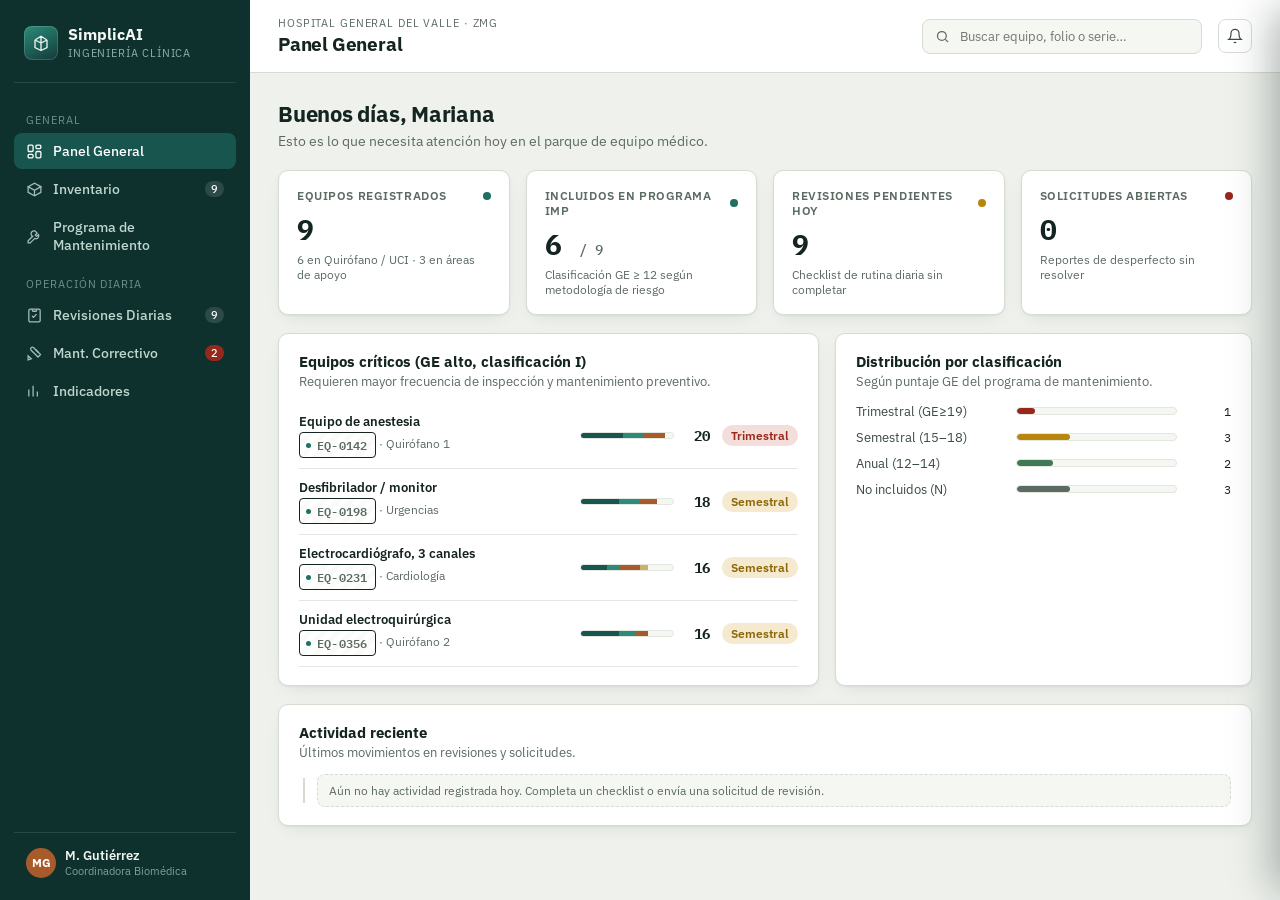
<file: legacy/mockup-gestion-equipos-medicos.html>
<!DOCTYPE html>
<html lang="es">
<head>
<meta charset="UTF-8">
<meta name="viewport" content="width=device-width, initial-scale=1.0">
<title>SimplicAI · Gestión Integral de Equipos Médicos</title>
<link rel="preconnect" href="https://fonts.googleapis.com">
<link href="https://fonts.googleapis.com/css2?family=IBM+Plex+Sans:ital,wght@0,400;0,500;0,600;0,700;1,400&family=IBM+Plex+Mono:wght@400;500;600&display=swap" rel="stylesheet">
<style>
  :root{
    --ink:#142420;
    --ink-soft:#3A4A44;
    --muted:#5C6B62;
    --paper:#EEF1EC;
    --panel:#FFFFFF;
    --panel-2:#F5F7F3;
    --line:#D7DCD3;
    --line-soft:#E3E7E0;
    --teal-900:#0F312E;
    --teal-800:#123B38;
    --teal-700:#17554E;
    --teal-600:#1F6F63;
    --teal-500:#2C8B79;
    --teal-100:#DCEBE6;
    --clay-600:#A85A2A;
    --clay-100:#F3E3D6;
    --red-700:#96281C;
    --red-100:#F4DEDA;
    --amber-600:#B8860B;
    --amber-100:#F5EACF;
    --green-600:#3F7A55;
    --green-100:#DEEBE2;
    --radius:10px;
    --shadow: 0 1px 2px rgba(15,49,46,0.06), 0 6px 20px -8px rgba(15,49,46,0.12);
  }
  *{box-sizing:border-box;}
  html,body{height:100%;}
  body{
    margin:0;
    background:var(--paper);
    color:var(--ink);
    font-family:'IBM Plex Sans',system-ui,sans-serif;
    font-size:14.5px;
    -webkit-font-smoothing:antialiased;
  }
  .mono{font-family:'IBM Plex Mono',monospace;}
  h1,h2,h3,h4{font-family:'IBM Plex Sans',sans-serif; margin:0; letter-spacing:-0.01em;}
  p{margin:0;}
  button{font-family:inherit; cursor:pointer;}
  input,select,textarea{font-family:inherit; font-size:14px;}
  ::selection{background:var(--teal-100);}

  /* ===== App shell ===== */
  .app{display:flex; min-height:100vh;}

  /* Sidebar */
  .sidebar{
    width:250px; flex:0 0 250px;
    background:var(--teal-900);
    color:#DCEBE6;
    display:flex; flex-direction:column;
    padding:22px 14px 18px;
    position:sticky; top:0; height:100vh;
  }
  .brand{display:flex; align-items:center; gap:10px; padding:4px 10px 22px; border-bottom:1px solid rgba(220,235,230,0.12); margin-bottom:16px;}
  .brand-mark{
    width:34px; height:34px; border-radius:8px;
    background:linear-gradient(155deg, var(--teal-500), var(--teal-800));
    display:flex; align-items:center; justify-content:center;
    box-shadow: inset 0 0 0 1px rgba(255,255,255,0.15);
  }
  .brand-mark svg{width:18px; height:18px;}
  .brand-name{font-weight:700; font-size:16px; color:#F4F7F3; line-height:1.1;}
  .brand-sub{font-size:10.5px; color:#8FB0A6; text-transform:uppercase; letter-spacing:0.08em; margin-top:2px;}

  .nav-group-label{font-size:10.5px; text-transform:uppercase; letter-spacing:0.09em; color:#6E9088; padding:14px 12px 6px;}
  .nav{display:flex; flex-direction:column; gap:2px;}
  .nav-item{
    display:flex; align-items:center; gap:10px;
    padding:9px 12px; border-radius:8px;
    color:#BFD6CE; text-decoration:none; font-size:13.6px; font-weight:500;
    border:none; background:transparent; width:100%; text-align:left;
    transition:background .12s ease, color .12s ease;
    position:relative;
  }
  .nav-item svg{width:17px; height:17px; flex:0 0 17px; opacity:.85;}
  .nav-item:hover{background:rgba(255,255,255,0.06); color:#fff;}
  .nav-item.active{background:var(--teal-700); color:#fff;}
  .nav-item.active svg{opacity:1;}
  .nav-badge{
    margin-left:auto; font-family:'IBM Plex Mono',monospace; font-size:10.5px;
    background:rgba(255,255,255,0.12); color:#fff; padding:1px 6px; border-radius:20px;
  }
  .nav-badge.urgent{background:var(--red-700); color:#fff;}

  .sidebar-foot{margin-top:auto; padding:14px 12px 4px; border-top:1px solid rgba(220,235,230,0.12);}
  .user-chip{display:flex; align-items:center; gap:9px;}
  .user-avatar{width:30px; height:30px; border-radius:50%; background:var(--clay-600); color:#fff; display:flex; align-items:center; justify-content:center; font-size:12px; font-weight:700;}
  .user-name{font-size:13px; color:#F0F4F1; font-weight:600;}
  .user-role{font-size:11px; color:#7FA298;}

  /* Main */
  .main{flex:1; min-width:0; display:flex; flex-direction:column;}
  .topbar{
    display:flex; align-items:center; gap:16px;
    padding:16px 28px; border-bottom:1px solid var(--line);
    background:var(--panel); position:sticky; top:0; z-index:20;
  }
  .topbar h1{font-size:19px; font-weight:700;}
  .topbar-eyebrow{font-size:11px; text-transform:uppercase; letter-spacing:0.08em; color:var(--muted); margin-bottom:2px;}
  .search{
    margin-left:auto; display:flex; align-items:center; gap:8px;
    background:var(--panel-2); border:1px solid var(--line); border-radius:8px;
    padding:7px 12px; width:280px; color:var(--muted);
  }
  .search svg{width:15px; height:15px; flex:0 0 15px;}
  .search input{border:none; background:transparent; outline:none; width:100%; color:var(--ink); font-size:13px;}
  .icon-btn{
    width:34px; height:34px; border-radius:8px; border:1px solid var(--line); background:var(--panel);
    display:flex; align-items:center; justify-content:center; color:var(--ink-soft);
  }
  .icon-btn svg{width:16px; height:16px;}

  .content{padding:26px 28px 60px; max-width:1320px; width:100%; margin:0 auto;}
  .view{display:none; animation:fade .18s ease;}
  .view.active{display:block;}
  @keyframes fade{from{opacity:0; transform:translateY(4px);} to{opacity:1; transform:none;}}

  .view-head{display:flex; align-items:flex-end; justify-content:space-between; gap:16px; margin-bottom:20px; flex-wrap:wrap;}
  .view-head h2{font-size:22px; font-weight:700;}
  .view-desc{color:var(--muted); font-size:13.5px; margin-top:4px; max-width:60ch;}

  /* Buttons */
  .btn{
    display:inline-flex; align-items:center; gap:7px; border-radius:8px; border:1px solid transparent;
    padding:9px 15px; font-size:13.5px; font-weight:600; white-space:nowrap;
  }
  .btn svg{width:15px; height:15px;}
  .btn-primary{background:var(--teal-700); color:#fff;}
  .btn-primary:hover{background:var(--teal-800);}
  .btn-clay{background:var(--clay-600); color:#fff;}
  .btn-clay:hover{background:#8f4a20;}
  .btn-ghost{background:var(--panel); border-color:var(--line); color:var(--ink);}
  .btn-ghost:hover{background:var(--panel-2);}
  .btn-sm{padding:6px 11px; font-size:12.5px;}
  .btn-block{width:100%; justify-content:center;}

  /* Cards / grid */
  .grid{display:grid; gap:16px;}
  .grid-4{grid-template-columns:repeat(4,1fr);}
  .grid-3{grid-template-columns:repeat(3,1fr);}
  .grid-2{grid-template-columns:repeat(2,1fr);}
  @media (max-width:1080px){.grid-4{grid-template-columns:repeat(2,1fr);} .grid-3{grid-template-columns:repeat(2,1fr);}}

  .card{background:var(--panel); border:1px solid var(--line); border-radius:var(--radius); box-shadow:var(--shadow);}
  .card-pad{padding:18px 20px;}

  .kpi{padding:17px 18px;}
  .kpi-label{font-size:11.5px; text-transform:uppercase; letter-spacing:0.05em; color:var(--muted); font-weight:600; display:flex; justify-content:space-between; align-items:center;}
  .kpi-value{font-size:28px; font-weight:700; margin-top:8px; font-family:'IBM Plex Mono',monospace;}
  .kpi-sub{font-size:12px; color:var(--muted); margin-top:4px;}
  .kpi-dot{width:8px; height:8px; border-radius:50%;}

  .section-title{font-size:15px; font-weight:700; margin-bottom:2px;}
  .section-sub{font-size:12.5px; color:var(--muted); margin-bottom:14px;}

  /* Tag / badges */
  .asset-tag{
    display:inline-flex; align-items:center; gap:6px;
    font-family:'IBM Plex Mono',monospace; font-size:11.5px; font-weight:600;
    border:1.5px solid var(--ink); border-radius:4px; padding:2px 7px 2px 6px;
    background:repeating-linear-gradient(135deg, #fff, #fff 5px, #FAFAF8 5px, #FAFAF8 10px);
    letter-spacing:0.02em;
  }
  .asset-tag .dot{width:5px; height:5px; border-radius:50%; background:var(--teal-600);}

  .pill{display:inline-flex; align-items:center; gap:5px; font-size:11.5px; font-weight:600; padding:3px 9px; border-radius:20px;}
  .pill-teal{background:var(--teal-100); color:var(--teal-800);}
  .pill-clay{background:var(--clay-100); color:var(--clay-600);}
  .pill-red{background:var(--red-100); color:var(--red-700);}
  .pill-amber{background:var(--amber-100); color:#8a6606;}
  .pill-green{background:var(--green-100); color:var(--green-600);}
  .pill-gray{background:#E7EAE5; color:var(--muted);}

  /* GE segmented bar (signature element) */
  .ge-bar{display:flex; align-items:center; gap:10px;}
  .ge-track{flex:1; height:9px; border-radius:5px; overflow:hidden; display:flex; background:var(--panel-2); border:1px solid var(--line-soft);}
  .ge-seg{height:100%;}
  .ge-seg.funcion{background:var(--teal-700);}
  .ge-seg.aplicacion{background:var(--teal-500);}
  .ge-seg.mantenimiento{background:var(--clay-600);}
  .ge-seg.antecedentes{background:#C9B36B;}
  .ge-num{font-family:'IBM Plex Mono',monospace; font-weight:700; font-size:14px; min-width:26px; text-align:right;}
  .ge-legend{display:flex; gap:14px; flex-wrap:wrap; margin-top:10px; font-size:11.5px; color:var(--muted);}
  .ge-legend span{display:inline-flex; align-items:center; gap:5px;}
  .ge-legend i{width:8px; height:8px; border-radius:2px; display:inline-block;}

  /* Table */
  table{width:100%; border-collapse:collapse;}
  thead th{
    text-align:left; font-size:11px; text-transform:uppercase; letter-spacing:0.05em; color:var(--muted);
    font-weight:600; padding:0 14px 10px; border-bottom:1px solid var(--line);
  }
  tbody td{padding:12px 14px; border-bottom:1px solid var(--line-soft); font-size:13.4px; vertical-align:middle;}
  tbody tr:last-child td{border-bottom:none;}
  tbody tr.clickable:hover{background:var(--panel-2); cursor:pointer;}
  .table-wrap{overflow-x:auto;}
  .cell-primary{font-weight:600;}
  .cell-sub{font-size:12px; color:var(--muted); margin-top:2px;}

  /* Filters bar */
  .filters{display:flex; gap:10px; flex-wrap:wrap; align-items:center; margin-bottom:16px;}
  .select, .input{
    border:1px solid var(--line); background:var(--panel); border-radius:8px; padding:8px 11px; font-size:13px; color:var(--ink);
  }
  .field{display:flex; flex-direction:column; gap:5px;}
  .field label{font-size:12px; font-weight:600; color:var(--ink-soft);}
  .field .hint{font-size:11px; color:var(--muted); font-weight:400;}
  textarea.input{resize:vertical; min-height:70px;}

  /* Equipment detail drawer */
  .overlay{position:fixed; inset:0; background:rgba(15,30,28,0.42); z-index:90; display:none;}
  .overlay.active{display:block;}
  .drawer{
    position:fixed; top:0; right:0; height:100vh; width:min(560px, 94vw);
    background:var(--panel); z-index:95; box-shadow:-16px 0 40px -10px rgba(15,30,28,0.35);
    transform:translateX(100%); transition:transform .22s ease; display:flex; flex-direction:column;
  }
  .drawer.active{transform:none;}
  .drawer-head{padding:20px 22px 16px; border-bottom:1px solid var(--line); display:flex; justify-content:space-between; align-items:flex-start; gap:12px;}
  .drawer-body{padding:18px 22px 40px; overflow-y:auto; flex:1;}
  .drawer-close{width:30px; height:30px; border-radius:7px; border:1px solid var(--line); background:var(--panel); flex:0 0 auto; display:flex; align-items:center; justify-content:center;}
  .drawer-close svg{width:15px; height:15px;}

  .tabs{display:flex; gap:4px; border-bottom:1px solid var(--line); margin:6px 0 18px;}
  .tab-btn{background:none; border:none; padding:9px 4px; margin-right:16px; font-size:13px; font-weight:600; color:var(--muted); border-bottom:2px solid transparent;}
  .tab-btn.active{color:var(--teal-800); border-color:var(--teal-700);}
  .tab-pane{display:none;}
  .tab-pane.active{display:block;}

  .kv{display:grid; grid-template-columns:1fr 1fr; gap:12px 16px; margin-bottom:6px;}
  .kv-item .k{font-size:11px; text-transform:uppercase; letter-spacing:0.04em; color:var(--muted); margin-bottom:3px;}
  .kv-item .v{font-size:13.6px; font-weight:600;}
  .kv-item .v.mono{font-family:'IBM Plex Mono',monospace; font-weight:500;}

  .doc-row{display:flex; align-items:center; gap:10px; padding:9px 0; border-bottom:1px solid var(--line-soft);}
  .doc-row:last-child{border-bottom:none;}
  .doc-icon{width:30px; height:30px; border-radius:7px; background:var(--panel-2); border:1px solid var(--line); display:flex; align-items:center; justify-content:center; flex:0 0 30px;}
  .doc-icon svg{width:14px; height:14px; color:var(--muted);}
  .doc-name{font-size:13px; font-weight:600;}
  .doc-meta{font-size:11.5px; color:var(--muted);}

  .timeline{position:relative; padding-left:18px;}
  .timeline::before{content:""; position:absolute; left:4px; top:4px; bottom:4px; width:1.5px; background:var(--line);}
  .timeline-item{position:relative; padding-bottom:16px;}
  .timeline-item::before{content:""; position:absolute; left:-18px; top:3px; width:9px; height:9px; border-radius:50%; background:var(--teal-600); border:2px solid #fff; box-shadow:0 0 0 1px var(--teal-600);}
  .timeline-item .t-date{font-size:11px; color:var(--muted); font-family:'IBM Plex Mono',monospace;}
  .timeline-item .t-title{font-size:13px; font-weight:600; margin-top:2px;}
  .timeline-item .t-desc{font-size:12.5px; color:var(--muted); margin-top:2px;}

  /* Modal */
  .modal-overlay{position:fixed; inset:0; background:rgba(15,30,28,0.46); z-index:100; display:none; align-items:flex-start; justify-content:center; padding:5vh 16px; overflow-y:auto;}
  .modal-overlay.active{display:flex;}
  .modal{background:var(--panel); width:min(640px, 100%); border-radius:14px; box-shadow:0 30px 60px -15px rgba(15,30,28,0.4); overflow:hidden;}
  .modal-head{padding:20px 24px; border-bottom:1px solid var(--line); display:flex; justify-content:space-between; align-items:flex-start;}
  .modal-head h3{font-size:17px; font-weight:700;}
  .modal-head p{font-size:12.5px; color:var(--muted); margin-top:3px;}
  .modal-body{padding:20px 24px; display:flex; flex-direction:column; gap:14px; max-height:64vh; overflow-y:auto;}
  .modal-foot{padding:16px 24px; border-top:1px solid var(--line); display:flex; justify-content:flex-end; gap:10px; background:var(--panel-2);}
  .form-row{display:grid; grid-template-columns:1fr 1fr; gap:12px;}
  .urgency-picker{display:flex; gap:8px;}
  .urgency-opt{flex:1; border:1.5px solid var(--line); border-radius:8px; padding:9px 8px; text-align:center; font-size:12px; font-weight:600; color:var(--muted); cursor:pointer;}
  .urgency-opt.sel-emerg.selected{border-color:var(--red-700); background:var(--red-100); color:var(--red-700);}
  .urgency-opt.sel-urg.selected{border-color:var(--amber-600); background:var(--amber-100); color:#8a6606;}
  .urgency-opt.sel-reg.selected{border-color:var(--green-600); background:var(--green-100); color:var(--green-600);}

  .toast{
    position:fixed; bottom:24px; left:50%; transform:translateX(-50%) translateY(12px); opacity:0;
    background:var(--teal-900); color:#fff; padding:12px 20px; border-radius:9px; font-size:13.5px; font-weight:600;
    display:flex; align-items:center; gap:9px; box-shadow:0 12px 30px -8px rgba(0,0,0,0.35); z-index:200; transition:all .2s ease; pointer-events:none;
  }
  .toast.show{opacity:1; transform:translateX(-50%) translateY(0);}
  .toast svg{width:16px; height:16px; color:#8FD6BE;}

  /* Checklist module */
  .check-card{border:1px solid var(--line); border-radius:10px; padding:14px 16px; background:var(--panel); display:flex; flex-direction:column; gap:10px;}
  .check-card.done{background:var(--green-100); border-color:#bcdcc7;}
  .check-top{display:flex; justify-content:space-between; align-items:flex-start; gap:10px;}
  .check-items{display:flex; flex-direction:column; gap:7px;}
  .check-item{display:flex; align-items:center; gap:9px; font-size:13px;}
  .check-item input{width:16px; height:16px; accent-color:var(--teal-700);}
  .check-item.checked-off label{text-decoration:line-through; color:var(--muted);}
  .check-meta{display:flex; gap:10px; margin-top:2px;}
  .check-meta input{flex:1;}

  .empty-state{padding:40px 20px; text-align:center; color:var(--muted);}
  .empty-state svg{width:34px; height:34px; margin-bottom:10px; opacity:.5;}
  .empty-state .t{font-weight:600; color:var(--ink-soft); margin-bottom:3px;}

  .req-card{border:1px solid var(--line); border-radius:10px; padding:14px 16px; background:var(--panel); display:flex; flex-direction:column; gap:8px;}
  .req-top{display:flex; justify-content:space-between; gap:10px; align-items:flex-start;}
  .req-desc{font-size:13px; color:var(--ink-soft); line-height:1.45;}
  .req-foot{display:flex; justify-content:space-between; align-items:center; font-size:11.5px; color:var(--muted); font-family:'IBM Plex Mono',monospace;}

  .bar-row{display:flex; align-items:center; gap:10px; margin-bottom:10px;}
  .bar-label{width:150px; font-size:12.5px; color:var(--ink-soft); flex:0 0 150px;}
  .bar-track{flex:1; height:8px; border-radius:5px; background:var(--panel-2); border:1px solid var(--line-soft); overflow:hidden;}
  .bar-fill{height:100%; background:var(--teal-600); border-radius:5px;}
  .bar-value{width:44px; text-align:right; font-family:'IBM Plex Mono',monospace; font-size:12px; flex:0 0 44px;}

  .scope-note{font-size:11.5px; color:var(--muted); background:var(--panel-2); border:1px dashed var(--line); border-radius:8px; padding:8px 11px; margin-top:4px;}

  @media (max-width: 860px){
    .sidebar{position:fixed; z-index:80; transform:translateX(-100%); transition:transform .2s ease;}
    .sidebar.mobile-open{transform:none;}
    .content{padding:18px 14px 50px;}
    .grid-4, .grid-3, .grid-2, .form-row, .kv{grid-template-columns:1fr;}
    .search{display:none;}
  }
</style>
</head>
<body>

<div class="app">
  <!-- ============ SIDEBAR ============ -->
  <aside class="sidebar" id="sidebar">
    <div class="brand">
      <div class="brand-mark">
        <svg viewBox="0 0 24 24" fill="none" stroke="#EAF3F0" stroke-width="1.8"><path d="M12 3v18M4 8l8-5 8 5M4 8v10l8 4M4 8l8 4m8-4v10l-8 4m8-14l-8 4m0 10V12"/></svg>
      </div>
      <div>
        <div class="brand-name">SimplicAI</div>
        <div class="brand-sub">Ingeniería Clínica</div>
      </div>
    </div>

    <div class="nav-group-label">General</div>
    <div class="nav">
      <button class="nav-item active" data-view="dashboard">
        <svg viewBox="0 0 24 24" fill="none" stroke="currentColor" stroke-width="1.8"><rect x="3" y="3" width="7" height="9" rx="1.5"/><rect x="14" y="3" width="7" height="5" rx="1.5"/><rect x="14" y="12" width="7" height="9" rx="1.5"/><rect x="3" y="16" width="7" height="5" rx="1.5"/></svg>
        Panel General
      </button>
      <button class="nav-item" data-view="inventario">
        <svg viewBox="0 0 24 24" fill="none" stroke="currentColor" stroke-width="1.8"><path d="M21 8l-9-5-9 5 9 5 9-5z"/><path d="M3 8v8l9 5 9-5V8"/><path d="M12 13v8"/></svg>
        Inventario
        <span class="nav-badge" id="navBadgeInv">9</span>
      </button>
      <button class="nav-item" data-view="mantenimiento">
        <svg viewBox="0 0 24 24" fill="none" stroke="currentColor" stroke-width="1.8"><path d="M14.7 6.3a4 4 0 10-5.4 5.4L3 18v3h3l6.3-6.3a4 4 0 005.4-5.4l-2.6 2.6-2-2 2.6-2.6z"/></svg>
        Programa de Mantenimiento
      </button>
    </div>

    <div class="nav-group-label">Operación diaria</div>
    <div class="nav">
      <button class="nav-item" data-view="revisiones">
        <svg viewBox="0 0 24 24" fill="none" stroke="currentColor" stroke-width="1.8"><rect x="4" y="3" width="16" height="18" rx="2"/><path d="M9 3v2a1 1 0 001 1h4a1 1 0 001-1V3"/><path d="M8.5 12.5l2 2 4.5-4.5"/></svg>
        Revisiones Diarias
        <span class="nav-badge" id="navBadgeRev">0</span>
      </button>
      <button class="nav-item" data-view="correctivo">
        <svg viewBox="0 0 24 24" fill="none" stroke="currentColor" stroke-width="1.8"><path d="M10.5 3.5l10 10-3.5 3.5-10-10a2.5 2.5 0 013.5-3.5z"/><path d="M3 21l4.5-1.5L3 15.5V21z"/><path d="M13 6l5 5"/></svg>
        Mant. Correctivo
        <span class="nav-badge urgent" id="navBadgeCorr">0</span>
      </button>
      <button class="nav-item" data-view="indicadores">
        <svg viewBox="0 0 24 24" fill="none" stroke="currentColor" stroke-width="1.8"><path d="M4 19V9m6 10V4m6 15v-7"/></svg>
        Indicadores
      </button>
    </div>

    <div class="sidebar-foot">
      <div class="user-chip">
        <div class="user-avatar">MG</div>
        <div>
          <div class="user-name">M. Gutiérrez</div>
          <div class="user-role">Coordinadora Biomédica</div>
        </div>
      </div>
    </div>
  </aside>

  <!-- ============ MAIN ============ -->
  <div class="main">
    <div class="topbar">
      <div>
        <div class="topbar-eyebrow">Hospital General del Valle · ZMG</div>
        <h1 id="topbarTitle">Panel General</h1>
      </div>
      <div class="search">
        <svg viewBox="0 0 24 24" fill="none" stroke="currentColor" stroke-width="2"><circle cx="11" cy="11" r="7"/><path d="M21 21l-4.35-4.35"/></svg>
        <input type="text" placeholder="Buscar equipo, folio o serie…" id="globalSearch">
      </div>
      <button class="icon-btn" title="Notificaciones">
        <svg viewBox="0 0 24 24" fill="none" stroke="currentColor" stroke-width="1.8"><path d="M18 8a6 6 0 10-12 0c0 7-3 9-3 9h18s-3-2-3-9"/><path d="M13.7 21a2 2 0 01-3.4 0"/></svg>
      </button>
    </div>

    <div class="content">

      <!-- ============ DASHBOARD ============ -->
      <section class="view active" id="view-dashboard">
        <div class="view-head">
          <div>
            <h2>Buenos días, Mariana</h2>
            <div class="view-desc">Esto es lo que necesita atención hoy en el parque de equipo médico.</div>
          </div>
        </div>

        <div class="grid grid-4" style="margin-bottom:18px;">
          <div class="card kpi">
            <div class="kpi-label">Equipos registrados <span class="kpi-dot" style="background:var(--teal-600)"></span></div>
            <div class="kpi-value">9</div>
            <div class="kpi-sub">6 en Quirófano / UCI · 3 en áreas de apoyo</div>
          </div>
          <div class="card kpi">
            <div class="kpi-label">Incluidos en programa IMP <span class="kpi-dot" style="background:var(--teal-600)"></span></div>
            <div class="kpi-value">6 <span style="font-size:14px; color:var(--muted); font-weight:500;">/ 9</span></div>
            <div class="kpi-sub">Clasificación GE ≥ 12 según metodología de riesgo</div>
          </div>
          <div class="card kpi">
            <div class="kpi-label">Revisiones pendientes hoy <span class="kpi-dot" style="background:var(--amber-600)"></span></div>
            <div class="kpi-value" id="dashPendientes">6</div>
            <div class="kpi-sub">Checklist de rutina diaria sin completar</div>
          </div>
          <div class="card kpi">
            <div class="kpi-label">Solicitudes abiertas <span class="kpi-dot" style="background:var(--red-700)"></span></div>
            <div class="kpi-value" id="dashSolicitudes">0</div>
            <div class="kpi-sub">Reportes de desperfecto sin resolver</div>
          </div>
        </div>

        <div class="grid" style="grid-template-columns:1.3fr 1fr; margin-bottom:18px;">
          <div class="card card-pad">
            <div class="section-title">Equipos críticos (GE alto, clasificación I)</div>
            <div class="section-sub">Requieren mayor frecuencia de inspección y mantenimiento preventivo.</div>
            <div id="dashCriticos"></div>
          </div>
          <div class="card card-pad">
            <div class="section-title">Distribución por clasificación</div>
            <div class="section-sub">Según puntaje GE del programa de mantenimiento.</div>
            <div id="dashDistribucion"></div>
          </div>
        </div>

        <div class="card card-pad">
          <div class="section-title">Actividad reciente</div>
          <div class="section-sub">Últimos movimientos en revisiones y solicitudes.</div>
          <div id="dashActividad" class="timeline"></div>
        </div>
      </section>

      <!-- ============ INVENTARIO ============ -->
      <section class="view" id="view-inventario">
        <div class="view-head">
          <div>
            <h2>Inventario de Equipos</h2>
            <div class="view-desc">Registro general y detallado de todos los equipos médicos del hospital.</div>
          </div>
          <button class="btn btn-primary" onclick="openAddEquipoModal()">
            <svg viewBox="0 0 24 24" fill="none" stroke="currentColor" stroke-width="2.2"><path d="M12 5v14M5 12h14"/></svg>
            Agregar equipo
          </button>
        </div>

        <div class="filters">
          <input class="input" id="filtroTexto" placeholder="Buscar por nombre, folio o serie…" style="min-width:220px;" oninput="renderInventario()">
          <select class="select" id="filtroArea" onchange="renderInventario()">
            <option value="">Todas las áreas</option>
          </select>
          <select class="select" id="filtroCategoria" onchange="renderInventario()">
            <option value="">Toda categoría funcional</option>
            <option>Terapéutico</option>
            <option>Diagnóstico</option>
            <option>Analítico</option>
            <option>Otros</option>
          </select>
          <select class="select" id="filtroEstado" onchange="renderInventario()">
            <option value="">Todo estado</option>
            <option>Operativo</option>
            <option>En mantenimiento</option>
            <option>Fuera de servicio</option>
          </select>
          <select class="select" id="filtroClasif" onchange="renderInventario()">
            <option value="">Toda clasificación</option>
            <option value="I">Incluido en programa (I)</option>
            <option value="N">No incluido (N)</option>
          </select>
        </div>

        <div class="card">
          <div class="table-wrap">
            <table>
              <thead>
                <tr>
                  <th>Equipo</th>
                  <th>Folio / Serie</th>
                  <th>Ubicación</th>
                  <th>Categoría</th>
                  <th>Estado</th>
                  <th>Puntaje GE</th>
                  <th>Clasif.</th>
                  <th></th>
                </tr>
              </thead>
              <tbody id="inventarioBody"></tbody>
            </table>
          </div>
        </div>
      </section>

      <!-- ============ PROGRAMA DE MANTENIMIENTO ============ -->
      <section class="view" id="view-mantenimiento">
        <div class="view-head">
          <div>
            <h2>Programa de Mantenimiento</h2>
            <div class="view-desc">Clasificación de equipos por nivel de riesgo (metodología del Número GE) y frecuencia de inspección resultante.</div>
          </div>
          <button class="btn btn-ghost" onclick="openGECalc()">
            <svg viewBox="0 0 24 24" fill="none" stroke="currentColor" stroke-width="1.9"><rect x="4" y="2" width="16" height="20" rx="2"/><path d="M8 6h8M8 10h.01M12 10h.01M16 10h.01M8 14h.01M12 14h.01M16 14h.01M8 18h.01M12 18h.01"/></svg>
            Calcular Número GE
          </button>
        </div>

        <div class="grid grid-3" style="margin-bottom:18px;">
          <div class="card card-pad">
            <div class="pill pill-red" style="margin-bottom:8px;">Trimestral</div>
            <div class="kpi-value" style="font-size:24px;">GE ≥ 19</div>
            <div class="kpi-sub">Inspección y mantenimiento preventivo cada 4 meses</div>
          </div>
          <div class="card card-pad">
            <div class="pill pill-amber" style="margin-bottom:8px;">Semestral</div>
            <div class="kpi-value" style="font-size:24px;">GE 15–18</div>
            <div class="kpi-sub">Inspección y mantenimiento preventivo cada 6 meses</div>
          </div>
          <div class="card card-pad">
            <div class="pill pill-green" style="margin-bottom:8px;">Anual</div>
            <div class="kpi-value" style="font-size:24px;">GE 12–14</div>
            <div class="kpi-sub">Inspección y mantenimiento preventivo cada 12 meses</div>
          </div>
        </div>

        <div class="card">
          <div class="card-pad" style="padding-bottom:6px;">
            <div class="section-title">Clasificación de equipos</div>
            <div class="section-sub">Número GE = Función + Aplicación clínica + Requisitos de mantenimiento + Antecedentes de averías.</div>
            <div class="ge-legend" style="margin-bottom:6px;">
              <span><i style="background:var(--teal-700)"></i>Función (2–10)</span>
              <span><i style="background:var(--teal-500)"></i>Aplicación clínica (1–5)</span>
              <span><i style="background:var(--clay-600)"></i>Requisitos de mantenimiento (1–5)</span>
              <span><i style="background:#C9B36B"></i>Antecedentes de averías (−2 a +2)</span>
            </div>
          </div>
          <div class="table-wrap">
            <table>
              <thead>
                <tr>
                  <th>Equipo</th>
                  <th style="width:230px;">Composición del GE</th>
                  <th>GE</th>
                  <th>Clasificación</th>
                  <th>Frecuencia</th>
                  <th></th>
                </tr>
              </thead>
              <tbody id="mantenimientoBody"></tbody>
            </table>
          </div>
        </div>
      </section>

      <!-- ============ REVISIONES DIARIAS ============ -->
      <section class="view" id="view-revisiones">
        <div class="view-head">
          <div>
            <h2>Revisiones Diarias de Rutina</h2>
            <div class="view-desc">Checklist de verificación diaria por equipo y solicitudes de revisión fuera de programa.</div>
          </div>
          <button class="btn btn-clay" onclick="openSolicitudModal()">
            <svg viewBox="0 0 24 24" fill="none" stroke="currentColor" stroke-width="2"><path d="M12 9v6m-3-3h6"/><circle cx="12" cy="12" r="9"/></svg>
            Solicitar revisión de equipo
          </button>
        </div>

        <div class="tabs" style="margin-top:-4px;">
          <button class="tab-btn active" data-rtab="checklist" onclick="switchRevTab('checklist')">Checklist del día</button>
          <button class="tab-btn" data-rtab="solicitudes" onclick="switchRevTab('solicitudes')">Solicitudes de revisión <span id="solTabCount" class="mono" style="color:var(--muted); font-weight:500;"></span></button>
        </div>

        <div id="revTab-checklist">
          <div class="grid grid-2" id="checklistGrid" style="align-items:start;"></div>
        </div>

        <div id="revTab-solicitudes" style="display:none;">
          <div class="grid grid-2" id="solicitudesGrid" style="align-items:start;"></div>
        </div>
      </section>

      <!-- ============ MANTENIMIENTO CORRECTIVO ============ -->
      <section class="view" id="view-correctivo">
        <div class="view-head">
          <div>
            <h2>Mantenimiento Correctivo</h2>
            <div class="view-desc">Órdenes de reparación, incluyendo las generadas desde solicitudes de revisión.</div>
          </div>
        </div>

        <div class="grid grid-4" style="margin-bottom:18px;">
          <div class="card kpi"><div class="kpi-label">Urgente emergencia <span class="kpi-dot" style="background:var(--red-700)"></span></div><div class="kpi-value" id="corrEmerg">0</div></div>
          <div class="card kpi"><div class="kpi-label">Urgente <span class="kpi-dot" style="background:var(--amber-600)"></span></div><div class="kpi-value" id="corrUrg">0</div></div>
          <div class="card kpi"><div class="kpi-label">Regular <span class="kpi-dot" style="background:var(--green-600)"></span></div><div class="kpi-value" id="corrReg">0</div></div>
          <div class="card kpi"><div class="kpi-label">Pospuesta <span class="kpi-dot" style="background:var(--muted)"></span></div><div class="kpi-value" id="corrPos">0</div></div>
        </div>

        <div class="card">
          <div class="table-wrap">
            <table>
              <thead>
                <tr>
                  <th>Folio</th>
                  <th>Equipo</th>
                  <th>Origen</th>
                  <th>Categoría</th>
                  <th>Estado</th>
                  <th>Técnico asignado</th>
                  <th>Abierta</th>
                </tr>
              </thead>
              <tbody id="correctivoBody"></tbody>
            </table>
          </div>
        </div>
      </section>

      <!-- ============ INDICADORES ============ -->
      <section class="view" id="view-indicadores">
        <div class="view-head">
          <div>
            <h2>Indicadores de Desempeño</h2>
            <div class="view-desc">Seguimiento del programa de mantenimiento, según los indicadores de gestión operativa.</div>
          </div>
        </div>

        <div class="grid grid-3" style="margin-bottom:18px;">
          <div class="card kpi">
            <div class="kpi-label">Cumplimiento de IMP asignado</div>
            <div class="kpi-value" id="kpiCumplimiento">—</div>
            <div class="kpi-sub">Checklists completados hoy sobre el total programado</div>
          </div>
          <div class="card kpi">
            <div class="kpi-label">Tasa de localización de equipos</div>
            <div class="kpi-value">96%</div>
            <div class="kpi-sub">Dato ilustrativo · último censo de inventario</div>
          </div>
          <div class="card kpi">
            <div class="kpi-label">Tiempo promedio de respuesta</div>
            <div class="kpi-value">3.2h</div>
            <div class="kpi-sub">Dato ilustrativo · mantenimiento correctivo urgente</div>
          </div>
        </div>

        <div class="grid" style="grid-template-columns:1fr 1fr;">
          <div class="card card-pad">
            <div class="section-title">Productividad de IMP por área</div>
            <div class="section-sub">Porcentaje de inspecciones preventivas completadas en el mes (dato ilustrativo).</div>
            <div class="bar-row"><div class="bar-label">Quirófano</div><div class="bar-track"><div class="bar-fill" style="width:92%"></div></div><div class="bar-value">92%</div></div>
            <div class="bar-row"><div class="bar-label">UCI</div><div class="bar-track"><div class="bar-fill" style="width:88%"></div></div><div class="bar-value">88%</div></div>
            <div class="bar-row"><div class="bar-label">Urgencias</div><div class="bar-track"><div class="bar-fill" style="width:76%"></div></div><div class="bar-value">76%</div></div>
            <div class="bar-row"><div class="bar-label">Tococirugía</div><div class="bar-track"><div class="bar-fill" style="width:81%"></div></div><div class="bar-value">81%</div></div>
            <div class="bar-row"><div class="bar-label">Endoscopía</div><div class="bar-track"><div class="bar-fill" style="width:69%"></div></div><div class="bar-value">69%</div></div>
            <div class="scope-note">Estas barras son ilustrativas para el mockup; en producción se calcularían a partir del historial real de IMP por área.</div>
          </div>
          <div class="card card-pad">
            <div class="section-title">Mantenimiento correctivo por categoría</div>
            <div class="section-sub">Distribución de órdenes abiertas en los últimos 30 días (dato ilustrativo).</div>
            <div class="bar-row"><div class="bar-label">Urgente emergencia</div><div class="bar-track"><div class="bar-fill" style="width:18%; background:var(--red-700)"></div></div><div class="bar-value">18%</div></div>
            <div class="bar-row"><div class="bar-label">Urgente</div><div class="bar-track"><div class="bar-fill" style="width:34%; background:var(--amber-600)"></div></div><div class="bar-value">34%</div></div>
            <div class="bar-row"><div class="bar-label">Regular</div><div class="bar-track"><div class="bar-fill" style="width:40%; background:var(--green-600)"></div></div><div class="bar-value">40%</div></div>
            <div class="bar-row"><div class="bar-label">Pospuesta</div><div class="bar-track"><div class="bar-fill" style="width:8%; background:var(--muted)"></div></div><div class="bar-value">8%</div></div>
            <div class="scope-note">Los indicadores de cumplimiento de IMP y solicitudes abiertas sí se calculan en vivo a partir de tus checklists y solicitudes en este mockup.</div>
          </div>
        </div>
      </section>

    </div>
  </div>
</div>

<!-- ============ EQUIPMENT DETAIL DRAWER ============ -->
<div class="overlay" id="drawerOverlay" onclick="closeDrawer()"></div>
<div class="drawer" id="equipoDrawer">
  <div class="drawer-head">
    <div>
      <div class="asset-tag" id="drawerTag"><span class="dot"></span>EQ-0000</div>
      <h3 style="margin-top:8px; font-size:18px;" id="drawerName">—</h3>
      <div style="font-size:12.5px; color:var(--muted); margin-top:2px;" id="drawerSub">—</div>
    </div>
    <button class="drawer-close" onclick="closeDrawer()">
      <svg viewBox="0 0 24 24" fill="none" stroke="currentColor" stroke-width="2"><path d="M6 6l12 12M18 6L6 18"/></svg>
    </button>
  </div>
  <div class="drawer-body">
    <div class="tabs">
      <button class="tab-btn active" data-etab="general" onclick="switchEquipoTab('general')">General</button>
      <button class="tab-btn" data-etab="detalle" onclick="switchEquipoTab('detalle')">Detallada</button>
      <button class="tab-btn" data-etab="mantenimiento" onclick="switchEquipoTab('mantenimiento')">Mantenimiento</button>
      <button class="tab-btn" data-etab="historial" onclick="switchEquipoTab('historial')">Historial</button>
    </div>

    <div class="tab-pane active" id="etab-general">
      <div class="kv" id="drawerGeneral"></div>
    </div>

    <div class="tab-pane" id="etab-detalle">
      <div class="section-title" style="margin-bottom:10px;">Documentación y accesorios</div>
      <div id="drawerDocs"></div>
      <div class="section-title" style="margin:18px 0 4px;">Garantía</div>
      <p style="font-size:13px; color:var(--ink-soft);" id="drawerGarantia">—</p>
    </div>

    <div class="tab-pane" id="etab-mantenimiento">
      <div class="section-sub">Clasificación de riesgo vigente para este equipo.</div>
      <div id="drawerGE"></div>
    </div>

    <div class="tab-pane" id="etab-historial">
      <div class="section-sub">Últimos eventos registrados para este equipo.</div>
      <div class="timeline" id="drawerHistorial"></div>
    </div>
  </div>
</div>

<!-- ============ MODAL: SOLICITAR REVISIÓN ============ -->
<div class="modal-overlay" id="solicitudModalOverlay">
  <div class="modal">
    <div class="modal-head">
      <div>
        <h3>Solicitar revisión de equipo</h3>
        <p>Reporta un desperfecto o solicita una revisión fuera del checklist de rutina.</p>
      </div>
      <button class="drawer-close" onclick="closeSolicitudModal()">
        <svg viewBox="0 0 24 24" fill="none" stroke="currentColor" stroke-width="2"><path d="M6 6l12 12M18 6L6 18"/></svg>
      </button>
    </div>
    <div class="modal-body">
      <div class="field">
        <label>Equipo</label>
        <select class="select" id="solEquipo" onchange="onSolicitudEquipoChange()">
          <option value="">Selecciona un equipo del inventario…</option>
        </select>
      </div>
      <div class="form-row">
        <div class="field">
          <label>Ubicación / servicio</label>
          <input class="input" id="solUbicacion" placeholder="Se completa al elegir el equipo" readonly>
        </div>
        <div class="field">
          <label>Solicitante</label>
          <input class="input" id="solSolicitante" placeholder="Nombre de quien reporta">
        </div>
      </div>
      <div class="field">
        <label>Tipo de desperfecto</label>
        <select class="select" id="solTipo">
          <option>Eléctrico</option>
          <option>Mecánico</option>
          <option>Software / calibración</option>
          <option>Fugas o fluidos</option>
          <option>Alarmas / sensores</option>
          <option>Otro</option>
        </select>
      </div>
      <div class="field">
        <label>Descripción del desperfecto <span class="hint">— qué observaste y cuándo ocurrió</span></label>
        <textarea class="input" id="solDescripcion" placeholder="Ej. El equipo emite una alarma intermitente al encender y la pantalla se congela después de 2 minutos de uso."></textarea>
      </div>
      <div class="field">
        <label>Notas adicionales <span class="hint">— opcional</span></label>
        <textarea class="input" id="solNotas" placeholder="Contexto adicional, si el equipo se retiró de servicio, paciente afectado, etc."></textarea>
      </div>
      <div class="field">
        <label>Urgencia</label>
        <div class="urgency-picker" id="solUrgencia">
          <div class="urgency-opt sel-emerg" data-val="Urgente por emergencia" onclick="selectUrgencia(this)">Urgente por<br>emergencia</div>
          <div class="urgency-opt sel-urg" data-val="Urgente" onclick="selectUrgencia(this)">Urgente</div>
          <div class="urgency-opt sel-reg selected" data-val="Regular" onclick="selectUrgencia(this)">Regular</div>
        </div>
      </div>
    </div>
    <div class="modal-foot">
      <button class="btn btn-ghost" onclick="closeSolicitudModal()">Cancelar</button>
      <button class="btn btn-clay" onclick="submitSolicitud()">
        <svg viewBox="0 0 24 24" fill="none" stroke="currentColor" stroke-width="2.2"><path d="M22 2L11 13M22 2l-7 20-4-9-9-4 20-7z"/></svg>
        Enviar solicitud
      </button>
    </div>
  </div>
</div>

<!-- ============ MODAL: CALCULADORA GE ============ -->
<div class="modal-overlay" id="geModalOverlay">
  <div class="modal">
    <div class="modal-head">
      <div>
        <h3>Calculadora de Número GE</h3>
        <p>Clasifica un equipo según la metodología de riesgo del programa de mantenimiento.</p>
      </div>
      <button class="drawer-close" onclick="closeGECalc()">
        <svg viewBox="0 0 24 24" fill="none" stroke="currentColor" stroke-width="2"><path d="M6 6l12 12M18 6L6 18"/></svg>
      </button>
    </div>
    <div class="modal-body">
      <div class="field">
        <label>Equipo a clasificar</label>
        <select class="select" id="geEquipoSelect" onchange="loadGEEquipo()">
          <option value="">Selecciona un equipo…</option>
        </select>
      </div>
      <div class="field">
        <label>Función del equipo <span class="hint">— categoría según tabla de función clínica (2–10)</span></label>
        <select class="select" id="geFuncion" onchange="recalcGE()">
          <option value="10">Apoyo vital — 10</option>
          <option value="9">Cirugía y cuidados intensivos — 9</option>
          <option value="8">Fisioterapia y tratamiento — 8</option>
          <option value="7">Control de cirugía y cuidados intensivos — 7</option>
          <option value="6">Control fisiológico adicional y diagnóstico — 6</option>
          <option value="5">Análisis de laboratorio — 5</option>
          <option value="4">Accesorios de laboratorio — 4</option>
          <option value="3">Computadoras y afines — 3</option>
          <option value="2">Relacionados con el paciente y otros — 2</option>
        </select>
      </div>
      <div class="form-row">
        <div class="field">
          <label>Riesgo físico / aplicación clínica <span class="hint">(1–5)</span></label>
          <select class="select" id="geAplicacion" onchange="recalcGE()">
            <option value="5">Riesgo de muerte del paciente — 5</option>
            <option value="4">Posible lesión del paciente u operador — 4</option>
            <option value="3">Tratamiento inapropiado o error diagnóstico — 3</option>
            <option value="2">Daño al equipo — 2</option>
            <option value="1">Sin riesgo significativo — 1</option>
          </select>
        </div>
        <div class="field">
          <label>Requisitos de mantenimiento <span class="hint">(1–5)</span></label>
          <select class="select" id="geMantenimiento" onchange="recalcGE()">
            <option value="5">Importantes: calibración y reemplazo periódico — 5</option>
            <option value="4">Superiores al promedio — 4</option>
            <option value="3">Usuales: verificación y pruebas de seguridad — 3</option>
            <option value="2">Inferiores al promedio — 2</option>
            <option value="1">Mínimos: inspección visual — 1</option>
          </select>
        </div>
      </div>
      <div class="field">
        <label>Antecedentes de averías <span class="hint">(−2 a +2)</span></label>
        <select class="select" id="geAntecedentes" onchange="recalcGE()">
          <option value="2">Significativo: más de una cada 6 meses — +2</option>
          <option value="1">Moderado: una cada 6–9 meses — +1</option>
          <option value="0" selected>Usual: una cada 9–18 meses — 0</option>
          <option value="-1">Mínimo: una cada 18–30 meses — −1</option>
          <option value="-2">Insignificante: menos de una en 30 meses — −2</option>
        </select>
      </div>

      <div class="card card-pad" style="background:var(--panel-2);">
        <div class="section-title" style="margin-bottom:10px;">Resultado</div>
        <div class="ge-bar"><div class="ge-track" id="geResultBar"></div><div class="ge-num" id="geResultNum">0</div></div>
        <div style="display:flex; gap:10px; margin-top:14px;">
          <div class="pill" id="geResultClasif">—</div>
          <div class="pill pill-gray" id="geResultFreq">—</div>
        </div>
      </div>
    </div>
    <div class="modal-foot">
      <button class="btn btn-ghost" onclick="closeGECalc()">Cerrar</button>
      <button class="btn btn-primary" onclick="saveGEResult()">Guardar clasificación</button>
    </div>
  </div>
</div>

<!-- ============ MODAL: AGREGAR EQUIPO (simplificado) ============ -->
<div class="modal-overlay" id="addEquipoOverlay">
  <div class="modal">
    <div class="modal-head">
      <div>
        <h3>Agregar equipo al inventario</h3>
        <p>Registro general del equipo. La ficha detallada se completa después del alta.</p>
      </div>
      <button class="drawer-close" onclick="closeAddEquipoModal()">
        <svg viewBox="0 0 24 24" fill="none" stroke="currentColor" stroke-width="2"><path d="M6 6l12 12M18 6L6 18"/></svg>
      </button>
    </div>
    <div class="modal-body">
      <div class="form-row">
        <div class="field"><label>Nombre del equipo</label><input class="input" id="newNombre" placeholder="Ej. Bomba de infusión volumétrica"></div>
        <div class="field"><label>Marca / modelo</label><input class="input" id="newMarca" placeholder="Ej. Baxter Sigma Spectrum"></div>
      </div>
      <div class="form-row">
        <div class="field"><label>Número de serie</label><input class="input" id="newSerie" placeholder="SN-..."></div>
        <div class="field"><label>Ubicación / servicio</label><input class="input" id="newUbicacion" placeholder="Ej. UCI Adultos"></div>
      </div>
      <div class="form-row">
        <div class="field"><label>Categoría funcional</label>
          <select class="select" id="newCategoria"><option>Terapéutico</option><option>Diagnóstico</option><option>Analítico</option><option>Otros</option></select>
        </div>
        <div class="field"><label>Proveedor</label><input class="input" id="newProveedor" placeholder="Nombre del proveedor"></div>
      </div>
      <div class="scope-note">En este mockup el alta agrega el equipo con estado "Operativo" y sin clasificación GE; se clasifica luego desde Programa de Mantenimiento.</div>
    </div>
    <div class="modal-foot">
      <button class="btn btn-ghost" onclick="closeAddEquipoModal()">Cancelar</button>
      <button class="btn btn-primary" onclick="saveNewEquipo()">Agregar equipo</button>
    </div>
  </div>
</div>

<div class="toast" id="toast">
  <svg viewBox="0 0 24 24" fill="none" stroke="currentColor" stroke-width="2.4"><path d="M20 6L9 17l-5-5"/></svg>
  <span id="toastMsg">Guardado</span>
</div>

<script>
/* =========================================================
   DATOS DE EJEMPLO
   Los puntajes GE de los equipos marcados con fuente:"PDF"
   provienen del ejemplo de clasificación de equipos del
   material del curso, para mantener consistencia metodológica.
========================================================= */

let equipos = [
  {
    id:"EQ-0142", nombre:"Equipo de anestesia", marca:"Dräger Perseus A500", serie:"DR-2021-3391",
    area:"Quirófano 1", categoria:"Terapéutico", estado:"Operativo",
    adquisicion:"2021-03-14", proveedor:"Dräger México", tipoRiesgo:"Alto",
    ge:{funcion:10, aplicacion:5, mantenimiento:5, antecedentes:0},
    accesorios:["Vaporizador de agente inhalado","Circuito de paciente reutilizable","Sensor de CO₂"],
    manuales:["Manual de operador (ES)", "Manual de servicio técnico"],
    garantia:"Vigente hasta marzo 2026 · cobertura total con proveedor.",
    historial:[
      {fecha:"2026-07-02", tipo:"Preventivo", detalle:"IMP trimestral completado sin hallazgos."},
      {fecha:"2026-04-01", tipo:"Preventivo", detalle:"IMP trimestral, calibración de flujómetro."},
      {fecha:"2025-11-20", tipo:"Correctivo", detalle:"Reemplazo de sensor de O₂ por desgaste."}
    ]
  },
  {
    id:"EQ-0198", nombre:"Desfibrilador / monitor", marca:"Philips HeartStart XL+", serie:"PH-2020-1187",
    area:"Urgencias", categoria:"Terapéutico", estado:"Operativo",
    adquisicion:"2020-06-02", proveedor:"Philips Healthcare", tipoRiesgo:"Alto",
    ge:{funcion:9, aplicacion:5, mantenimiento:4, antecedentes:0},
    accesorios:["Palas de desfibrilación adulto/pediátrico","Cable de 3 derivaciones"],
    manuales:["Manual de operador (ES)"],
    garantia:"Vencida · en contrato de mantenimiento por evento.",
    historial:[
      {fecha:"2026-08-10", tipo:"Preventivo", detalle:"IMP semestral, prueba de descarga OK."},
      {fecha:"2026-02-05", tipo:"Preventivo", detalle:"IMP semestral, reemplazo de batería."}
    ]
  },
  {
    id:"EQ-0231", nombre:"Electrocardiógrafo, 3 canales", marca:"GE MAC 2000", serie:"GE-2019-0765",
    area:"Cardiología", categoria:"Diagnóstico", estado:"Operativo",
    adquisicion:"2019-09-18", proveedor:"GE Healthcare", tipoRiesgo:"Medio",
    ge:{funcion:6, aplicacion:3, mantenimiento:5, antecedentes:2},
    accesorios:["Cable de paciente 10 derivaciones","Electrodos reutilizables"],
    manuales:["Manual de operador (ES)","Guía rápida"],
    garantia:"Vencida.",
    historial:[
      {fecha:"2026-06-14", tipo:"Correctivo", detalle:"Falla intermitente de trazo, cable reemplazado."},
      {fecha:"2026-01-10", tipo:"Preventivo", detalle:"IMP semestral realizado."}
    ]
  },
  {
    id:"EQ-0305", nombre:"Sistema de videoendoscopia", marca:"Olympus EVIS X1", serie:"OL-2022-4402",
    area:"Endoscopía", categoria:"Diagnóstico", estado:"Operativo",
    adquisicion:"2022-01-25", proveedor:"Olympus Latinoamérica", tipoRiesgo:"Medio",
    ge:{funcion:6, aplicacion:3, mantenimiento:3, antecedentes:0},
    accesorios:["Endoscopio flexible","Fuente de luz LED","Monitor 4K"],
    manuales:["Manual de operador (ES/EN)"],
    garantia:"Vigente hasta enero 2027.",
    historial:[
      {fecha:"2026-05-19", tipo:"Preventivo", detalle:"IMP anual, verificación óptica sin hallazgos."}
    ]
  },
  {
    id:"EQ-0356", nombre:"Unidad electroquirúrgica", marca:"Valleylab FT10", serie:"VL-2021-9012",
    area:"Quirófano 2", categoria:"Terapéutico", estado:"En mantenimiento",
    adquisicion:"2021-11-03", proveedor:"Medtronic", tipoRiesgo:"Alto",
    ge:{funcion:9, aplicacion:4, mantenimiento:3, antecedentes:0},
    accesorios:["Lápiz electroquirúrgico","Placa de retorno de paciente"],
    manuales:["Manual de operador (ES)"],
    garantia:"Vigente hasta noviembre 2025 · por vencer.",
    historial:[
      {fecha:"2026-08-24", tipo:"Correctivo", detalle:"En taller: verificación de potencia de salida."}
    ]
  },
  {
    id:"EQ-0410", nombre:"Monitor fetal", marca:"Edan F9 Express", serie:"ED-2020-7734",
    area:"Tococirugía", categoria:"Diagnóstico", estado:"Operativo",
    adquisicion:"2020-04-11", proveedor:"Edan Instruments", tipoRiesgo:"Medio",
    ge:{funcion:7, aplicacion:3, mantenimiento:3, antecedentes:0},
    accesorios:["Transductor de FCF","Transductor de actividad uterina"],
    manuales:["Manual de operador (ES)"],
    garantia:"Vencida.",
    historial:[
      {fecha:"2026-03-29", tipo:"Preventivo", detalle:"IMP anual completado."}
    ]
  },
  {
    id:"EQ-0512", nombre:"Lámpara quirúrgica portátil", marca:"Welch Allyn LS-150", serie:"WA-2018-2290",
    area:"Quirófano 2", categoria:"Otros", estado:"Operativo",
    adquisicion:"2018-02-20", proveedor:"Welch Allyn", tipoRiesgo:"Bajo",
    ge:{funcion:2, aplicacion:4, mantenimiento:3, antecedentes:-1},
    accesorios:["Batería de respaldo"],
    manuales:["Manual de operador (ES)"],
    garantia:"Vencida.",
    historial:[
      {fecha:"2025-09-02", tipo:"Correctivo", detalle:"Reemplazo de foco LED."}
    ]
  },
  {
    id:"EQ-0577", nombre:"Fuente de luz para fibra óptica", marca:"Storz Xenon 300", serie:"ST-2019-5581",
    area:"Endoscopía", categoria:"Otros", estado:"Operativo",
    adquisicion:"2019-07-30", proveedor:"Karl Storz", tipoRiesgo:"Bajo",
    ge:{funcion:7, aplicacion:3, mantenimiento:3, antecedentes:-2},
    accesorios:["Cable de fibra óptica"],
    manuales:["Manual de operador (ES)"],
    garantia:"Vencida.",
    historial:[]
  },
  {
    id:"EQ-0640", nombre:"Computadora, micro (PC)", marca:"Dell OptiPlex", serie:"DL-2023-1120",
    area:"Administración", categoria:"Analítico", estado:"Operativo",
    adquisicion:"2023-05-08", proveedor:"Dell México", tipoRiesgo:"Bajo",
    ge:{funcion:3, aplicacion:3, mantenimiento:1, antecedentes:-2},
    accesorios:[],
    manuales:[],
    garantia:"Vigente hasta mayo 2026.",
    historial:[]
  }
];

let checklists = {}; // por equipo.id: {items:[{label, checked}], responsable, nota, guardadoHoy:bool, hora}
let solicitudes = []; // reportes generados desde el modal
let correctivo = [
  {folio:"MC-0891", equipoId:"EQ-0356", origen:"Ronda de piso", categoria:"Regular", estado:"En proceso", tecnico:"J. Alvarado", fecha:"2026-08-24"},
  {folio:"MC-0887", equipoId:"EQ-0231", origen:"Reporte de usuario", categoria:"Urgente", estado:"Cerrada", tecnico:"L. Ramírez", fecha:"2026-08-18"},
  {folio:"MC-0879", equipoId:"EQ-0512", origen:"IMP programado", categoria:"Pospuesta", estado:"Abierta", tecnico:"Sin asignar", fecha:"2026-08-11"}
];
let correctivoFolioSeq = 892;
let solicitudFolioSeq = 1;

const CHECK_ITEMS = [
  "Verificación visual de carcasa, cables y conectores",
  "Prueba de encendido y arranque",
  "Verificación de alarmas audibles y visuales",
  "Limpieza superficial según protocolo",
  "Verificación de batería / respaldo de energía"
];

function initChecklists(){
  equipos.forEach(e=>{
    checklists[e.id] = {
      items: CHECK_ITEMS.map(label=>({label, checked:false})),
      responsable:"",
      nota:"",
      guardadoHoy:false,
      hora:""
    };
  });
}
initChecklists();

/* ===================== HELPERS ===================== */
function geTotal(ge){ return ge.funcion + ge.aplicacion + ge.mantenimiento + ge.antecedentes; }
function geClasificacion(total){ return total >= 12 ? "I" : "N"; }
function geFrecuencia(total){
  if(total < 12) return "—";
  if(total >= 19) return "Trimestral";
  if(total >= 15) return "Semestral";
  return "Anual";
}
function geFrecPill(total){
  if(total < 12) return '<span class="pill pill-gray">No aplica</span>';
  if(total >= 19) return '<span class="pill pill-red">Trimestral</span>';
  if(total >= 15) return '<span class="pill pill-amber">Semestral</span>';
  return '<span class="pill pill-green">Anual</span>';
}
function fmtDate(iso){
  const d = new Date(iso+"T00:00:00");
  return d.toLocaleDateString('es-MX',{day:'2-digit', month:'short', year:'numeric'});
}
function equipoById(id){ return equipos.find(e=>e.id===id); }
function showToast(msg){
  const t = document.getElementById('toast');
  document.getElementById('toastMsg').textContent = msg;
  t.classList.add('show');
  clearTimeout(window.__toastTimer);
  window.__toastTimer = setTimeout(()=>t.classList.remove('show'), 2600);
}
function statusPill(estado){
  if(estado==="Operativo") return `<span class="pill pill-green">Operativo</span>`;
  if(estado==="En mantenimiento") return `<span class="pill pill-amber">En mantenimiento</span>`;
  return `<span class="pill pill-red">Fuera de servicio</span>`;
}
function urgenciaPill(u){
  if(u==="Urgente por emergencia") return `<span class="pill pill-red">Urgente · emergencia</span>`;
  if(u==="Urgente") return `<span class="pill pill-amber">Urgente</span>`;
  return `<span class="pill pill-green">Regular</span>`;
}
function assetTag(id){
  return `<span class="asset-tag"><span class="dot"></span>${id}</span>`;
}
function geBarHTML(ge, size){
  const total = geTotal(ge);
  const maxTotal = 22; // 10+5+5+2 techo teórico aproximado
  const w = (v)=> Math.max(0,(v/maxTotal)*100) + "%";
  return `
    <div class="ge-bar">
      <div class="ge-track" style="${size==='sm'?'height:7px':''}">
        <div class="ge-seg funcion" style="width:${w(ge.funcion)}"></div>
        <div class="ge-seg aplicacion" style="width:${w(ge.aplicacion)}"></div>
        <div class="ge-seg mantenimiento" style="width:${w(ge.mantenimiento)}"></div>
        <div class="ge-seg antecedentes" style="width:${w(Math.max(ge.antecedentes,0))}"></div>
      </div>
      <div class="ge-num">${total}</div>
    </div>`;
}

/* ===================== NAVIGATION ===================== */
const viewTitles = {
  dashboard:"Panel General", inventario:"Inventario de Equipos", mantenimiento:"Programa de Mantenimiento",
  revisiones:"Revisiones Diarias", correctivo:"Mantenimiento Correctivo", indicadores:"Indicadores de Desempeño"
};
document.querySelectorAll('.nav-item[data-view]').forEach(btn=>{
  btn.addEventListener('click', ()=>{
    document.querySelectorAll('.nav-item[data-view]').forEach(b=>b.classList.remove('active'));
    btn.classList.add('active');
    document.querySelectorAll('.view').forEach(v=>v.classList.remove('active'));
    document.getElementById('view-'+btn.dataset.view).classList.add('active');
    document.getElementById('topbarTitle').textContent = viewTitles[btn.dataset.view];
    window.scrollTo({top:0,behavior:'instant'});
  });
});

/* ===================== RENDER: INVENTARIO ===================== */
function populateAreaFilter(){
  const sel = document.getElementById('filtroArea');
  const areas = [...new Set(equipos.map(e=>e.area))].sort();
  sel.innerHTML = '<option value="">Todas las áreas</option>' + areas.map(a=>`<option>${a}</option>`).join('');
}

function renderInventario(){
  const texto = document.getElementById('filtroTexto').value.toLowerCase();
  const area = document.getElementById('filtroArea').value;
  const cat = document.getElementById('filtroCategoria').value;
  const estado = document.getElementById('filtroEstado').value;
  const clasif = document.getElementById('filtroClasif').value;

  const filtrados = equipos.filter(e=>{
    const matchTexto = !texto || (e.nombre+e.id+e.serie).toLowerCase().includes(texto);
    const matchArea = !area || e.area===area;
    const matchCat = !cat || e.categoria===cat;
    const matchEstado = !estado || e.estado===estado;
    const matchClasif = !clasif || geClasificacion(geTotal(e.ge))===clasif;
    return matchTexto && matchArea && matchCat && matchEstado && matchClasif;
  });

  const body = document.getElementById('inventarioBody');
  if(filtrados.length===0){
    body.innerHTML = `<tr><td colspan="8"><div class="empty-state">
      <svg viewBox="0 0 24 24" fill="none" stroke="currentColor" stroke-width="1.6"><circle cx="11" cy="11" r="7"/><path d="M21 21l-4.35-4.35"/></svg>
      <div class="t">Sin resultados</div>Ajusta los filtros o el término de búsqueda.</div></td></tr>`;
    return;
  }

  body.innerHTML = filtrados.map(e=>{
    const total = geTotal(e.ge);
    const clasif = geClasificacion(total);
    return `
    <tr class="clickable" onclick="openDrawer('${e.id}')">
      <td>
        <div class="cell-primary">${e.nombre}</div>
        <div class="cell-sub">${e.marca}</div>
      </td>
      <td>${assetTag(e.id)}<div class="cell-sub mono">${e.serie}</div></td>
      <td>${e.area}</td>
      <td><span class="pill pill-teal">${e.categoria}</span></td>
      <td>${statusPill(e.estado)}</td>
      <td style="min-width:150px;">${geBarHTML(e.ge,'sm')}</td>
      <td>${clasif==='I' ? '<span class="pill pill-green">Incluido</span>' : '<span class="pill pill-gray">No incluido</span>'}</td>
      <td style="text-align:right;">
        <svg viewBox="0 0 24 24" width="16" height="16" fill="none" stroke="var(--muted)" stroke-width="2"><path d="M9 18l6-6-6-6"/></svg>
      </td>
    </tr>`;
  }).join('');
}

/* ===================== RENDER: MANTENIMIENTO ===================== */
function renderMantenimiento(){
  const body = document.getElementById('mantenimientoBody');
  const sorted = [...equipos].sort((a,b)=>geTotal(b.ge)-geTotal(a.ge));
  body.innerHTML = sorted.map(e=>{
    const total = geTotal(e.ge);
    return `
    <tr class="clickable" onclick="openDrawer('${e.id}')">
      <td>
        <div class="cell-primary">${e.nombre}</div>
        <div class="cell-sub">${assetTag(e.id)} · ${e.area}</div>
      </td>
      <td>${geBarHTML(e.ge,'sm')}</td>
      <td class="mono" style="font-weight:700; font-size:15px;">${total}</td>
      <td>${geClasificacion(total)==='I' ? '<span class="pill pill-green">Incluido (I)</span>' : '<span class="pill pill-gray">No incluido (N)</span>'}</td>
      <td>${geFrecPill(total)}</td>
      <td style="text-align:right;"><button class="btn btn-ghost btn-sm" onclick="event.stopPropagation(); openGECalc('${e.id}')">Reclasificar</button></td>
    </tr>`;
  }).join('');
}

/* ===================== DRAWER (ficha de equipo) ===================== */
let currentDrawerId = null;
function openDrawer(id){
  currentDrawerId = id;
  const e = equipoById(id);
  document.getElementById('drawerTag').innerHTML = `<span class="dot"></span>${e.id}`;
  document.getElementById('drawerName').textContent = e.nombre;
  document.getElementById('drawerSub').textContent = `${e.marca} · ${e.area}`;

  document.getElementById('drawerGeneral').innerHTML = `
    <div class="kv-item"><div class="k">Nombre</div><div class="v">${e.nombre}</div></div>
    <div class="kv-item"><div class="k">Marca / modelo</div><div class="v">${e.marca}</div></div>
    <div class="kv-item"><div class="k">Número de serie</div><div class="v mono">${e.serie}</div></div>
    <div class="kv-item"><div class="k">Folio de inventario</div><div class="v mono">${e.id}</div></div>
    <div class="kv-item"><div class="k">Ubicación / servicio</div><div class="v">${e.area}</div></div>
    <div class="kv-item"><div class="k">Categoría funcional</div><div class="v">${e.categoria}</div></div>
    <div class="kv-item"><div class="k">Estado operativo</div><div class="v">${statusPill(e.estado)}</div></div>
    <div class="kv-item"><div class="k">Fecha de adquisición</div><div class="v">${fmtDate(e.adquisicion)}</div></div>
    <div class="kv-item"><div class="k">Proveedor</div><div class="v">${e.proveedor}</div></div>
    <div class="kv-item"><div class="k">Nivel de riesgo</div><div class="v">${e.tipoRiesgo}</div></div>
  `;

  const docs = [...e.manuales.map(m=>({t:m, i:'doc'})), ...e.accesorios.map(a=>({t:a, i:'acc'}))];
  document.getElementById('drawerDocs').innerHTML = docs.length ? docs.map(d=>`
    <div class="doc-row">
      <div class="doc-icon">
        ${d.i==='doc'
          ? '<svg viewBox="0 0 24 24" fill="none" stroke="currentColor" stroke-width="1.8"><path d="M14 2H6a2 2 0 00-2 2v16a2 2 0 002 2h12a2 2 0 002-2V8z"/><path d="M14 2v6h6"/></svg>'
          : '<svg viewBox="0 0 24 24" fill="none" stroke="currentColor" stroke-width="1.8"><circle cx="12" cy="12" r="9"/><path d="M12 8v4l3 2"/></svg>'}
      </div>
      <div>
        <div class="doc-name">${d.t}</div>
        <div class="doc-meta">${d.i==='doc' ? 'Documento técnico' : 'Accesorio / consumible asociado'}</div>
      </div>
    </div>`).join('') : `<div class="scope-note">Sin documentos o accesorios registrados para este equipo.</div>`;
  document.getElementById('drawerGarantia').textContent = e.garantia;

  const total = geTotal(e.ge);
  document.getElementById('drawerGE').innerHTML = `
    <div class="card card-pad" style="background:var(--panel-2); margin-top:10px;">
      ${geBarHTML(e.ge)}
      <div class="ge-legend">
        <span><i style="background:var(--teal-700)"></i>Función: ${e.ge.funcion}</span>
        <span><i style="background:var(--teal-500)"></i>Aplicación: ${e.ge.aplicacion}</span>
        <span><i style="background:var(--clay-600)"></i>Mantenimiento: ${e.ge.mantenimiento}</span>
        <span><i style="background:#C9B36B"></i>Antecedentes: ${e.ge.antecedentes>0?'+':''}${e.ge.antecedentes}</span>
      </div>
      <div style="display:flex; gap:10px; margin-top:14px;">
        ${geClasificacion(total)==='I' ? '<span class="pill pill-green">Incluido en programa</span>' : '<span class="pill pill-gray">No incluido</span>'}
        ${geFrecPill(total)}
      </div>
    </div>`;

  document.getElementById('drawerHistorial').innerHTML = e.historial.length ? e.historial.map(h=>`
    <div class="timeline-item">
      <div class="t-date">${fmtDate(h.fecha)}</div>
      <div class="t-title">${h.tipo}</div>
      <div class="t-desc">${h.detalle}</div>
    </div>`).join('') : `<div class="scope-note">Aún no hay eventos registrados en el historial de este equipo.</div>`;

  switchEquipoTab('general');
  document.getElementById('drawerOverlay').classList.add('active');
  document.getElementById('equipoDrawer').classList.add('active');
}
function closeDrawer(){
  document.getElementById('drawerOverlay').classList.remove('active');
  document.getElementById('equipoDrawer').classList.remove('active');
}
function switchEquipoTab(tab){
  document.querySelectorAll('[data-etab]').forEach(b=>b.classList.toggle('active', b.dataset.etab===tab));
  document.querySelectorAll('.tab-pane').forEach(p=>p.classList.remove('active'));
  document.getElementById('etab-'+tab).classList.add('active');
}

/* ===================== REVISIONES DIARIAS ===================== */
function switchRevTab(tab){
  document.querySelectorAll('[data-rtab]').forEach(b=>b.classList.toggle('active', b.dataset.rtab===tab));
  document.getElementById('revTab-checklist').style.display = tab==='checklist' ? '' : 'none';
  document.getElementById('revTab-solicitudes').style.display = tab==='solicitudes' ? '' : 'none';
}

function renderChecklist(){
  const grid = document.getElementById('checklistGrid');
  grid.innerHTML = equipos.map(e=>{
    const c = checklists[e.id];
    const allChecked = c.items.every(i=>i.checked);
    return `
    <div class="check-card ${c.guardadoHoy ? 'done' : ''}">
      <div class="check-top">
        <div>
          <div class="cell-primary">${e.nombre}</div>
          <div class="cell-sub">${assetTag(e.id)} · ${e.area}</div>
        </div>
        ${c.guardadoHoy
          ? `<span class="pill pill-green">Completada · ${c.hora}</span>`
          : `<span class="pill pill-amber">Pendiente</span>`}
      </div>
      <div class="check-items">
        ${c.items.map((it,idx)=>`
          <div class="check-item ${it.checked?'checked-off':''}">
            <input type="checkbox" id="ci-${e.id}-${idx}" ${it.checked?'checked':''} ${c.guardadoHoy?'disabled':''}
              onchange="toggleCheckItem('${e.id}', ${idx})">
            <label for="ci-${e.id}-${idx}">${it.label}</label>
          </div>`).join('')}
      </div>
      <div class="check-meta">
        <input class="input" placeholder="Responsable" value="${c.responsable}" ${c.guardadoHoy?'disabled':''}
          oninput="checklists['${e.id}'].responsable=this.value">
        <input class="input" placeholder="Notas (opcional)" value="${c.nota}" ${c.guardadoHoy?'disabled':''}
          oninput="checklists['${e.id}'].nota=this.value">
      </div>
      ${c.guardadoHoy
        ? `<button class="btn btn-ghost btn-sm btn-block" onclick="resetChecklist('${e.id}')">Reabrir revisión</button>`
        : `<button class="btn btn-primary btn-sm btn-block" ${allChecked?'':'disabled style="opacity:.45;"'} onclick="saveChecklist('${e.id}')">
             <svg viewBox="0 0 24 24" width="14" height="14" fill="none" stroke="currentColor" stroke-width="2.4"><path d="M20 6L9 17l-5-5"/></svg>
             Guardar revisión
           </button>`}
    </div>`;
  }).join('');
  updateNavBadges();
}
function toggleCheckItem(id, idx){
  checklists[id].items[idx].checked = !checklists[id].items[idx].checked;
  renderChecklist();
}
function saveChecklist(id){
  const c = checklists[id];
  if(!c.items.every(i=>i.checked)){ showToast('Marca todos los puntos antes de guardar'); return; }
  c.guardadoHoy = true;
  c.hora = new Date().toLocaleTimeString('es-MX',{hour:'2-digit',minute:'2-digit'});
  renderChecklist();
  renderDashboard();
  showToast('Revisión diaria guardada');
}
function resetChecklist(id){
  checklists[id].guardadoHoy = false;
  renderChecklist();
  renderDashboard();
}

/* ---- Solicitar revisión de equipo ---- */
function populateSolEquipoSelect(){
  const sel = document.getElementById('solEquipo');
  sel.innerHTML = '<option value="">Selecciona un equipo del inventario…</option>' +
    equipos.map(e=>`<option value="${e.id}">${e.nombre} — ${e.id}</option>`).join('');
}
function onSolicitudEquipoChange(){
  const id = document.getElementById('solEquipo').value;
  const e = equipoById(id);
  document.getElementById('solUbicacion').value = e ? e.area : '';
}
function selectUrgencia(el){
  document.querySelectorAll('#solUrgencia .urgency-opt').forEach(o=>o.classList.remove('selected'));
  el.classList.add('selected');
}
function openSolicitudModal(){
  populateSolEquipoSelect();
  document.getElementById('solEquipo').value = '';
  document.getElementById('solUbicacion').value = '';
  document.getElementById('solSolicitante').value = '';
  document.getElementById('solTipo').value = 'Eléctrico';
  document.getElementById('solDescripcion').value = '';
  document.getElementById('solNotas').value = '';
  document.querySelectorAll('#solUrgencia .urgency-opt').forEach(o=>o.classList.remove('selected'));
  document.querySelector('#solUrgencia .sel-reg').classList.add('selected');
  document.getElementById('solicitudModalOverlay').classList.add('active');
}
function closeSolicitudModal(){
  document.getElementById('solicitudModalOverlay').classList.remove('active');
}
function submitSolicitud(){
  const equipoId = document.getElementById('solEquipo').value;
  const solicitante = document.getElementById('solSolicitante').value.trim();
  const descripcion = document.getElementById('solDescripcion').value.trim();
  if(!equipoId){ showToast('Selecciona un equipo'); return; }
  if(!solicitante){ showToast('Indica quién solicita la revisión'); return; }
  if(!descripcion){ showToast('Describe el desperfecto observado'); return; }

  const urgencia = document.querySelector('#solUrgencia .selected').dataset.val;
  const folio = 'SR-' + String(solicitudFolioSeq++).padStart(4,'0');
  const nueva = {
    folio, equipoId,
    ubicacion: document.getElementById('solUbicacion').value,
    solicitante,
    tipo: document.getElementById('solTipo').value,
    descripcion,
    notas: document.getElementById('solNotas').value.trim(),
    urgencia,
    fecha: new Date().toISOString().slice(0,10),
    hora: new Date().toLocaleTimeString('es-MX',{hour:'2-digit',minute:'2-digit'}),
    estado: 'Abierta'
  };
  solicitudes.unshift(nueva);

  // Se refleja también como orden de mantenimiento correctivo
  const catMap = {"Urgente por emergencia":"Urgente emergencia","Urgente":"Urgente","Regular":"Regular"};
  correctivo.unshift({
    folio: 'MC-' + String(correctivoFolioSeq++).padStart(4,'0'),
    equipoId, origen:'Solicitud de revisión ('+folio+')',
    categoria: catMap[urgencia] || 'Regular',
    estado:'Abierta', tecnico:'Sin asignar', fecha: nueva.fecha
  });

  closeSolicitudModal();
  renderSolicitudes();
  renderCorrectivo();
  renderDashboard();
  updateNavBadges();
  showToast('Solicitud '+folio+' enviada');
  switchRevTab('solicitudes');
  document.querySelectorAll('[data-rtab]').forEach(b=>b.classList.toggle('active', b.dataset.rtab==='solicitudes'));
}

function renderSolicitudes(){
  const grid = document.getElementById('solicitudesGrid');
  document.getElementById('solTabCount').textContent = solicitudes.length ? `(${solicitudes.length})` : '';
  if(solicitudes.length===0){
    grid.innerHTML = `<div class="card"><div class="empty-state">
      <svg viewBox="0 0 24 24" fill="none" stroke="currentColor" stroke-width="1.6"><circle cx="12" cy="12" r="9"/><path d="M12 9v6m-3-3h6"/></svg>
      <div class="t">Sin solicitudes registradas</div>Usa "Solicitar revisión de equipo" para reportar un desperfecto fuera del checklist de rutina.
    </div></div>`;
    return;
  }
  grid.innerHTML = solicitudes.map(s=>{
    const e = equipoById(s.equipoId);
    return `
    <div class="req-card">
      <div class="req-top">
        <div>
          <div class="cell-primary">${e ? e.nombre : 'Equipo eliminado'}</div>
          <div class="cell-sub">${assetTag(s.equipoId)} · ${s.ubicacion}</div>
        </div>
        ${urgenciaPill(s.urgencia)}
      </div>
      <div><span class="pill pill-teal">${s.tipo}</span> <span class="pill ${s.estado==='Abierta'?'pill-amber':'pill-green'}">${s.estado}</span></div>
      <div class="req-desc"><strong>Desperfecto:</strong> ${s.descripcion}</div>
      ${s.notas ? `<div class="req-desc"><strong>Notas:</strong> ${s.notas}</div>` : ''}
      <div class="req-foot">
        <span>${s.folio}</span>
        <span>${s.solicitante} · ${fmtDate(s.fecha)} ${s.hora}</span>
      </div>
    </div>`;
  }).join('');
}

/* ===================== MANTENIMIENTO CORRECTIVO ===================== */
function renderCorrectivo(){
  const body = document.getElementById('correctivoBody');
  body.innerHTML = correctivo.map(c=>{
    const e = equipoById(c.equipoId);
    const catPill = {
      "Urgente emergencia": '<span class="pill pill-red">Urgente emergencia</span>',
      "Urgente": '<span class="pill pill-amber">Urgente</span>',
      "Regular": '<span class="pill pill-green">Regular</span>',
      "Pospuesta": '<span class="pill pill-gray">Pospuesta</span>'
    }[c.categoria] || `<span class="pill pill-gray">${c.categoria}</span>`;
    const estPill = c.estado==='Cerrada' ? '<span class="pill pill-green">Cerrada</span>'
                  : c.estado==='En proceso' ? '<span class="pill pill-amber">En proceso</span>'
                  : '<span class="pill pill-red">Abierta</span>';
    return `
    <tr class="clickable" onclick="openDrawer('${c.equipoId}')">
      <td class="mono">${c.folio}</td>
      <td><div class="cell-primary">${e ? e.nombre : '—'}</div><div class="cell-sub">${assetTag(c.equipoId)}</div></td>
      <td style="font-size:12.5px; color:var(--muted);">${c.origen}</td>
      <td>${catPill}</td>
      <td>${estPill}</td>
      <td>${c.tecnico}</td>
      <td class="mono" style="font-size:12px;">${fmtDate(c.fecha)}</td>
    </tr>`;
  }).join('');

  document.getElementById('corrEmerg').textContent = correctivo.filter(c=>c.categoria==='Urgente emergencia' && c.estado!=='Cerrada').length;
  document.getElementById('corrUrg').textContent = correctivo.filter(c=>c.categoria==='Urgente' && c.estado!=='Cerrada').length;
  document.getElementById('corrReg').textContent = correctivo.filter(c=>c.categoria==='Regular' && c.estado!=='Cerrada').length;
  document.getElementById('corrPos').textContent = correctivo.filter(c=>c.categoria==='Pospuesta' && c.estado!=='Cerrada').length;
}

/* ===================== GE CALCULATOR MODAL ===================== */
function populateGESelect(){
  const sel = document.getElementById('geEquipoSelect');
  sel.innerHTML = '<option value="">Selecciona un equipo…</option>' + equipos.map(e=>`<option value="${e.id}">${e.nombre} — ${e.id}</option>`).join('');
}
function openGECalc(prefillId){
  populateGESelect();
  if(prefillId){
    document.getElementById('geEquipoSelect').value = prefillId;
    loadGEEquipo();
  } else {
    document.getElementById('geFuncion').value = '6';
    document.getElementById('geAplicacion').value = '3';
    document.getElementById('geMantenimiento').value = '3';
    document.getElementById('geAntecedentes').value = '0';
    recalcGE();
  }
  document.getElementById('geModalOverlay').classList.add('active');
}
function closeGECalc(){ document.getElementById('geModalOverlay').classList.remove('active'); }
function loadGEEquipo(){
  const id = document.getElementById('geEquipoSelect').value;
  const e = equipoById(id);
  if(!e) return;
  document.getElementById('geFuncion').value = e.ge.funcion;
  document.getElementById('geAplicacion').value = e.ge.aplicacion;
  document.getElementById('geMantenimiento').value = e.ge.mantenimiento;
  document.getElementById('geAntecedentes').value = e.ge.antecedentes;
  recalcGE();
}
function recalcGE(){
  const ge = {
    funcion: +document.getElementById('geFuncion').value,
    aplicacion: +document.getElementById('geAplicacion').value,
    mantenimiento: +document.getElementById('geMantenimiento').value,
    antecedentes: +document.getElementById('geAntecedentes').value
  };
  const total = geTotal(ge);
  document.getElementById('geResultBar').innerHTML = `
    <div class="ge-seg funcion" style="width:${Math.max(0,ge.funcion/22*100)}%"></div>
    <div class="ge-seg aplicacion" style="width:${Math.max(0,ge.aplicacion/22*100)}%"></div>
    <div class="ge-seg mantenimiento" style="width:${Math.max(0,ge.mantenimiento/22*100)}%"></div>
    <div class="ge-seg antecedentes" style="width:${Math.max(0,ge.antecedentes)/22*100}%"></div>
  `;
  document.getElementById('geResultNum').textContent = total;
  const clasif = geClasificacion(total);
  document.getElementById('geResultClasif').className = 'pill ' + (clasif==='I' ? 'pill-green' : 'pill-gray');
  document.getElementById('geResultClasif').textContent = clasif==='I' ? 'Incluido en programa (I)' : 'No incluido (N)';
  document.getElementById('geResultFreq').textContent = 'Frecuencia: ' + geFrecuencia(total);
  window.__geDraft = ge;
}
function saveGEResult(){
  const id = document.getElementById('geEquipoSelect').value;
  if(!id){ showToast('Selecciona un equipo para guardar'); return; }
  const e = equipoById(id);
  e.ge = {...window.__geDraft};
  closeGECalc();
  renderMantenimiento();
  renderInventario();
  renderDashboard();
  showToast('Clasificación GE actualizada para ' + e.nombre);
}

/* ===================== AGREGAR EQUIPO ===================== */
function openAddEquipoModal(){
  ['newNombre','newMarca','newSerie','newUbicacion','newProveedor'].forEach(id=>document.getElementById(id).value='');
  document.getElementById('addEquipoOverlay').classList.add('active');
}
function closeAddEquipoModal(){ document.getElementById('addEquipoOverlay').classList.remove('active'); }
function saveNewEquipo(){
  const nombre = document.getElementById('newNombre').value.trim();
  if(!nombre){ showToast('Indica el nombre del equipo'); return; }
  const seq = equipos.length + 1;
  const id = 'EQ-' + String(700 + seq).padStart(4,'0');
  const nuevo = {
    id, nombre,
    marca: document.getElementById('newMarca').value.trim() || '—',
    serie: document.getElementById('newSerie').value.trim() || '—',
    area: document.getElementById('newUbicacion').value.trim() || 'Sin asignar',
    categoria: document.getElementById('newCategoria').value,
    estado: 'Operativo',
    adquisicion: new Date().toISOString().slice(0,10),
    proveedor: document.getElementById('newProveedor').value.trim() || '—',
    tipoRiesgo: 'Por definir',
    ge:{funcion:2, aplicacion:1, mantenimiento:1, antecedentes:0},
    accesorios:[], manuales:[], garantia:'Sin registrar.', historial:[]
  };
  equipos.push(nuevo);
  checklists[id] = { items: CHECK_ITEMS.map(label=>({label, checked:false})), responsable:'', nota:'', guardadoHoy:false, hora:'' };
  closeAddEquipoModal();
  populateAreaFilter();
  renderInventario();
  renderMantenimiento();
  renderChecklist();
  renderDashboard();
  updateNavBadges();
  showToast('Equipo agregado — clasifícalo en Programa de Mantenimiento');
}

/* ===================== DASHBOARD ===================== */
function renderDashboard(){
  const pendientes = equipos.length - Object.values(checklists).filter(c=>c.guardadoHoy).length;
  document.getElementById('dashPendientes').textContent = pendientes;
  document.getElementById('dashSolicitudes').textContent = solicitudes.filter(s=>s.estado==='Abierta').length;

  const criticos = [...equipos].sort((a,b)=>geTotal(b.ge)-geTotal(a.ge)).slice(0,4);
  document.getElementById('dashCriticos').innerHTML = criticos.map(e=>`
    <div style="display:flex; align-items:center; gap:12px; padding:10px 0; border-bottom:1px solid var(--line-soft);">
      <div style="flex:1;">
        <div class="cell-primary" style="font-size:13px;">${e.nombre}</div>
        <div class="cell-sub">${assetTag(e.id)} · ${e.area}</div>
      </div>
      <div style="width:130px;">${geBarHTML(e.ge,'sm')}</div>
      ${geFrecPill(geTotal(e.ge))}
    </div>`).join('');

  const iCount = equipos.filter(e=>geClasificacion(geTotal(e.ge))==='I').length;
  const nCount = equipos.length - iCount;
  const trimestral = equipos.filter(e=>geTotal(e.ge)>=19).length;
  const semestral = equipos.filter(e=>{const t=geTotal(e.ge); return t>=15 && t<19;}).length;
  const anual = equipos.filter(e=>{const t=geTotal(e.ge); return t>=12 && t<15;}).length;
  document.getElementById('dashDistribucion').innerHTML = `
    <div class="bar-row"><div class="bar-label">Trimestral (GE≥19)</div><div class="bar-track"><div class="bar-fill" style="width:${trimestral/equipos.length*100}%; background:var(--red-700)"></div></div><div class="bar-value">${trimestral}</div></div>
    <div class="bar-row"><div class="bar-label">Semestral (15–18)</div><div class="bar-track"><div class="bar-fill" style="width:${semestral/equipos.length*100}%; background:var(--amber-600)"></div></div><div class="bar-value">${semestral}</div></div>
    <div class="bar-row"><div class="bar-label">Anual (12–14)</div><div class="bar-track"><div class="bar-fill" style="width:${anual/equipos.length*100}%; background:var(--green-600)"></div></div><div class="bar-value">${anual}</div></div>
    <div class="bar-row"><div class="bar-label">No incluidos (N)</div><div class="bar-track"><div class="bar-fill" style="width:${nCount/equipos.length*100}%; background:var(--muted)"></div></div><div class="bar-value">${nCount}</div></div>
  `;

  // Actividad: combinar checklists guardados hoy + solicitudes recientes
  const actividad = [];
  Object.entries(checklists).forEach(([id,c])=>{
    if(c.guardadoHoy){
      const e = equipoById(id);
      actividad.push({hora:c.hora, titulo:`Revisión diaria completada — ${e.nombre}`, desc:`${c.responsable || 'Sin responsable indicado'} · ${e.area}`});
    }
  });
  solicitudes.slice(0,4).forEach(s=>{
    const e = equipoById(s.equipoId);
    actividad.push({hora:s.hora, titulo:`Solicitud ${s.folio} — ${e ? e.nombre : ''}`, desc:`${s.urgencia} · ${s.tipo}`});
  });
  document.getElementById('dashActividad').innerHTML = actividad.length ? actividad.map(a=>`
    <div class="timeline-item">
      <div class="t-date">${a.hora || 'Hoy'}</div>
      <div class="t-title">${a.titulo}</div>
      <div class="t-desc">${a.desc}</div>
    </div>`).join('') : `<div class="scope-note">Aún no hay actividad registrada hoy. Completa un checklist o envía una solicitud de revisión.</div>`;

  const completadosHoy = Object.values(checklists).filter(c=>c.guardadoHoy).length;
  const pct = Math.round((completadosHoy/equipos.length)*100);
  document.getElementById('kpiCumplimiento').textContent = pct + '%';
}

function updateNavBadges(){
  document.getElementById('navBadgeInv').textContent = equipos.length;
  const pendientesRev = equipos.length - Object.values(checklists).filter(c=>c.guardadoHoy).length;
  document.getElementById('navBadgeRev').textContent = pendientesRev;
  const corrAbiertas = correctivo.filter(c=>c.estado!=='Cerrada').length;
  const badgeCorr = document.getElementById('navBadgeCorr');
  badgeCorr.textContent = corrAbiertas;
  badgeCorr.style.display = corrAbiertas>0 ? '' : 'none';
}

/* ===================== INIT ===================== */
populateAreaFilter();
renderInventario();
renderMantenimiento();
renderChecklist();
renderSolicitudes();
renderCorrectivo();
renderDashboard();
updateNavBadges();

// cerrar modales con click en overlay
[['solicitudModalOverlay',closeSolicitudModal],['geModalOverlay',closeGECalc],['addEquipoOverlay',closeAddEquipoModal]].forEach(([id,fn])=>{
  document.getElementById(id).addEventListener('click', (ev)=>{ if(ev.target.id===id) fn(); });
});
document.addEventListener('keydown', (ev)=>{
  if(ev.key==='Escape'){ closeDrawer(); closeSolicitudModal(); closeGECalc(); closeAddEquipoModal(); }
});
</script>
</body>
</html>
</file>
<file: css/styles.css>
:root{
    --ink:#142420;
    --ink-soft:#3A4A44;
    --muted:#5C6B62;
    --paper:#EEF1EC;
    --panel:#FFFFFF;
    --panel-2:#F5F7F3;
    --line:#D7DCD3;
    --line-soft:#E3E7E0;
    --teal-900:#0F312E;
    --teal-800:#123B38;
    --teal-700:#17554E;
    --teal-600:#1F6F63;
    --teal-500:#2C8B79;
    --teal-100:#DCEBE6;
    --clay-600:#A85A2A;
    --clay-100:#F3E3D6;
    --red-700:#96281C;
    --red-100:#F4DEDA;
    --amber-600:#B8860B;
    --amber-100:#F5EACF;
    --green-600:#3F7A55;
    --green-100:#DEEBE2;
    --radius:10px;
    --shadow: 0 1px 2px rgba(15,49,46,0.06), 0 6px 20px -8px rgba(15,49,46,0.12);
  }
  *{box-sizing:border-box;}
  html,body{height:100%;}
  body{
    margin:0;
    background:var(--paper);
    color:var(--ink);
    font-family:'IBM Plex Sans',system-ui,sans-serif;
    font-size:14.5px;
    -webkit-font-smoothing:antialiased;
  }
  .mono{font-family:'IBM Plex Mono',monospace;}
  h1,h2,h3,h4{font-family:'IBM Plex Sans',sans-serif; margin:0; letter-spacing:-0.01em;}
  p{margin:0;}
  button{font-family:inherit; cursor:pointer;}
  input,select,textarea{font-family:inherit; font-size:14px;}
  ::selection{background:var(--teal-100);}

  /* ===== App shell ===== */
  .app{display:flex; min-height:100vh;}
  #providerApp{display:none; min-height:100vh;}
  .prov-hosp-card{
    background:var(--panel); border:1px solid var(--line); border-radius:var(--radius); box-shadow:var(--shadow);
    padding:18px 20px; cursor:pointer; transition:border-color .12s ease, transform .12s ease;
  }
  .prov-hosp-card:hover{border-color:var(--teal-500); transform:translateY(-1px);}
  .prov-hosp-top{display:flex; justify-content:space-between; align-items:flex-start; gap:10px; margin-bottom:10px;}
  .prov-hosp-stats{display:flex; gap:18px; margin-top:14px; padding-top:12px; border-top:1px solid var(--line-soft);}
  .prov-hosp-stat .n{font-family:'IBM Plex Mono',monospace; font-weight:700; font-size:17px;}
  .prov-hosp-stat .l{font-size:11px; color:var(--muted); text-transform:uppercase; letter-spacing:0.04em;}
  .prov-back-btn{display:inline-flex; align-items:center; gap:6px; font-size:12.5px; font-weight:600; color:var(--muted); background:none; border:none; padding:0; margin-bottom:10px;}
  .prov-back-btn:hover{color:var(--ink);}
  .prov-back-btn svg{width:15px; height:15px;}

  /* Sidebar */
  .sidebar{
    width:250px; flex:0 0 250px;
    background:var(--teal-900);
    color:#DCEBE6;
    display:flex; flex-direction:column;
    padding:22px 14px 18px;
    position:sticky; top:0; height:100vh;
  }
  .brand{display:flex; align-items:center; gap:10px; padding:4px 10px 22px; border-bottom:1px solid rgba(220,235,230,0.12); margin-bottom:16px;}
  .brand-mark{
    width:34px; height:34px; border-radius:8px;
    background:linear-gradient(155deg, var(--teal-500), var(--teal-800));
    display:flex; align-items:center; justify-content:center;
    box-shadow: inset 0 0 0 1px rgba(255,255,255,0.15);
  }
  .brand-mark svg{width:18px; height:18px;}
  .brand-name{font-weight:700; font-size:16px; color:#F4F7F3; line-height:1.1;}
  .brand-sub{font-size:10.5px; color:#8FB0A6; text-transform:uppercase; letter-spacing:0.08em; margin-top:2px;}

  .nav-group-label{font-size:10.5px; text-transform:uppercase; letter-spacing:0.09em; color:#6E9088; padding:14px 12px 6px;}
  .nav{display:flex; flex-direction:column; gap:2px;}
  .nav-item{
    display:flex; align-items:center; gap:10px;
    padding:9px 12px; border-radius:8px;
    color:#BFD6CE; text-decoration:none; font-size:13.6px; font-weight:500;
    border:none; background:transparent; width:100%; text-align:left;
    transition:background .12s ease, color .12s ease;
    position:relative;
  }
  .nav-item svg{width:17px; height:17px; flex:0 0 17px; opacity:.85;}
  .nav-item:hover{background:rgba(255,255,255,0.06); color:#fff;}
  .nav-item.active{background:var(--teal-700); color:#fff;}
  .nav-item.active svg{opacity:1;}
  .nav-badge{
    margin-left:auto; font-family:'IBM Plex Mono',monospace; font-size:10.5px;
    background:rgba(255,255,255,0.12); color:#fff; padding:1px 6px; border-radius:20px;
  }
  .nav-badge.urgent{background:var(--red-700); color:#fff;}

  .sidebar-foot{margin-top:auto; padding:14px 12px 4px; border-top:1px solid rgba(220,235,230,0.12);}
  .user-chip{display:flex; align-items:center; gap:9px;}
  .user-avatar{width:30px; height:30px; border-radius:50%; background:var(--clay-600); color:#fff; display:flex; align-items:center; justify-content:center; font-size:12px; font-weight:700;}
  .user-name{font-size:13px; color:#F0F4F1; font-weight:600;}
  .user-role{font-size:11px; color:#7FA298;}

  /* Main */
  .main{flex:1; min-width:0; display:flex; flex-direction:column;}
  .topbar{
    display:flex; align-items:center; gap:16px;
    padding:16px 28px; border-bottom:1px solid var(--line);
    background:var(--panel); position:sticky; top:0; z-index:20;
  }
  .topbar h1{font-size:19px; font-weight:700;}
  .topbar-eyebrow{font-size:11px; text-transform:uppercase; letter-spacing:0.08em; color:var(--muted); margin-bottom:2px;}
  .icon-btn{
    width:34px; height:34px; border-radius:8px; border:1px solid var(--line); background:var(--panel);
    display:flex; align-items:center; justify-content:center; color:var(--ink-soft);
    position:relative;
  }
  .icon-btn svg{width:16px; height:16px;}

  /* ===== Paleta de comandos (Ctrl K) ===== */
  .cmdk-trigger{
    margin-left:auto; display:flex; align-items:center; gap:9px;
    background:var(--panel-2); border:1px solid var(--line); border-radius:9px;
    padding:8px 10px 8px 12px; width:290px; color:var(--muted); font-size:13px;
    transition:border-color .12s ease, background .12s ease;
  }
  .cmdk-trigger:hover{border-color:var(--teal-500); background:var(--panel);}
  .cmdk-trigger svg{width:15px; height:15px; flex:0 0 15px;}
  .cmdk-trigger span{flex:1; text-align:left;}
  kbd{
    font-family:'IBM Plex Mono',monospace; font-size:10.5px; font-weight:600; color:var(--muted);
    background:var(--panel); border:1px solid var(--line); border-bottom-width:2px;
    border-radius:5px; padding:1px 5px; white-space:nowrap;
  }

  .paleta-overlay{
    position:fixed; inset:0; z-index:300; display:none;
    background:rgba(15,30,28,0.5); backdrop-filter:blur(3px);
    padding:12vh 16px 16px; justify-content:center; align-items:flex-start;
  }
  .paleta-overlay.active{display:flex;}
  .paleta{
    width:min(620px, 100%); background:var(--panel);
    border:1px solid var(--line); border-radius:14px; overflow:hidden;
    box-shadow:0 32px 80px -20px rgba(15,30,28,0.55);
    animation:paletaIn .14s ease;
  }
  @keyframes paletaIn{from{opacity:0; transform:translateY(-8px) scale(.985);} to{opacity:1; transform:none;}}

  .paleta-input-row{
    display:flex; align-items:center; gap:11px;
    padding:14px 16px; border-bottom:1px solid var(--line);
  }
  .paleta-input-row svg{width:17px; height:17px; flex:0 0 17px; color:var(--muted);}
  .paleta-input-row input{
    flex:1; border:none; outline:none; background:transparent;
    font-size:15px; color:var(--ink);
  }
  .paleta-input-row input::placeholder{color:var(--muted);}

  .paleta-resultados{max-height:min(420px, 52vh); overflow-y:auto; padding:6px 0;}
  .paleta-grupo{
    font-size:10.5px; text-transform:uppercase; letter-spacing:0.08em; color:var(--muted);
    font-weight:700; padding:10px 16px 5px;
  }
  .paleta-item{
    display:flex; align-items:center; gap:11px; width:100%; text-align:left;
    background:none; border:none; padding:9px 12px; margin:0 6px; width:calc(100% - 12px);
    border-radius:8px;
  }
  .paleta-item.selected{background:var(--teal-100);}
  .paleta-icono{
    width:28px; height:28px; border-radius:8px; flex:0 0 28px;
    background:var(--panel-2); border:1px solid var(--line); color:var(--ink-soft);
    display:flex; align-items:center; justify-content:center;
  }
  .paleta-item.selected .paleta-icono{background:var(--panel); border-color:var(--teal-500); color:var(--teal-700);}
  .paleta-icono svg{width:14px; height:14px;}
  .paleta-body{flex:1; min-width:0;}
  .paleta-titulo{display:block; font-size:13.5px; font-weight:600; color:var(--ink); line-height:1.3;}
  .paleta-sub{
    display:block; font-size:11.5px; color:var(--muted); margin-top:1px;
    overflow:hidden; text-overflow:ellipsis; white-space:nowrap;
  }
  .paleta-enter{
    font-family:'IBM Plex Mono',monospace; font-size:12px; color:var(--teal-700);
    opacity:0; flex:0 0 auto;
  }
  .paleta-item.selected .paleta-enter{opacity:1;}

  .paleta-vacio{padding:34px 20px; text-align:center; font-size:12.5px; color:var(--muted);}
  .paleta-vacio-title{font-size:14px; font-weight:600; color:var(--ink-soft); margin-bottom:3px;}

  .paleta-foot{
    display:flex; gap:16px; align-items:center; justify-content:flex-start;
    padding:9px 16px; border-top:1px solid var(--line-soft); background:var(--panel-2);
    font-size:11px; color:var(--muted);
  }
  .paleta-foot span{display:inline-flex; align-items:center; gap:4px;}

  /* ===== Centro de notificaciones (campana de la barra superior) ===== */
  .notif-wrap{position:relative;}
  .icon-btn.active{background:var(--teal-100); border-color:var(--teal-500); color:var(--teal-800);}
  .notif-badge{
    position:absolute; top:-6px; right:-6px; min-width:18px; height:18px; padding:0 5px;
    border-radius:20px; background:var(--red-700); color:#fff;
    font-family:'IBM Plex Mono',monospace; font-size:10px; font-weight:700;
    display:flex; align-items:center; justify-content:center; border:2px solid var(--panel);
    box-shadow:0 2px 6px -1px rgba(150,40,28,0.5);
  }

  .notif-popup{
    position:absolute; top:calc(100% + 12px); right:0; z-index:60;
    width:min(380px, 92vw);
    background:var(--panel); border:1px solid var(--line); border-radius:14px;
    box-shadow:0 24px 56px -18px rgba(15,49,46,0.4), 0 2px 8px -2px rgba(15,49,46,0.12);
    opacity:0; visibility:hidden; transform:translateY(-6px) scale(.98);
    transition:opacity .16s ease, transform .16s ease, visibility .16s;
  }
  .notif-popup.active{opacity:1; visibility:visible; transform:none;}
  /* Punta que ancla el popup a la campana */
  .notif-popup::before{
    content:""; position:absolute; top:-6px; right:14px; width:11px; height:11px;
    background:var(--panel); border-left:1px solid var(--line); border-top:1px solid var(--line);
    transform:rotate(45deg); border-radius:2px 0 0 0;
  }

  .notif-head{
    position:relative; display:flex; justify-content:space-between; align-items:center;
    padding:14px 16px 12px; border-bottom:1px solid var(--line-soft);
    font-size:11px; font-weight:700; text-transform:uppercase; letter-spacing:0.08em;
    color:var(--ink-soft); background:var(--panel-2); border-radius:14px 14px 0 0;
  }
  .notif-count{
    font-family:'IBM Plex Mono',monospace; font-size:11px; font-weight:700;
    background:var(--teal-700); color:#fff; border-radius:20px; padding:1px 8px; letter-spacing:0;
  }
  .notif-list{max-height:min(420px, 58vh); overflow-y:auto; border-radius:0 0 14px 14px;}

  .notif-item{
    display:flex; align-items:center; gap:11px; width:100%; text-align:left;
    background:none; border:none; border-bottom:1px solid var(--line-soft);
    padding:12px 14px; transition:background .12s ease;
  }
  .notif-item:last-child{border-bottom:none;}
  .notif-item:hover{background:var(--panel-2);}
  .notif-icon{
    width:30px; height:30px; border-radius:9px; flex:0 0 30px;
    display:flex; align-items:center; justify-content:center;
  }
  .notif-icon svg{width:15px; height:15px;}
  .notif-icon.tone-danger{background:var(--red-100); color:var(--red-700);}
  .notif-icon.tone-warning{background:var(--amber-100); color:#8a6606;}
  .notif-icon.tone-success{background:var(--green-100); color:var(--green-600);}
  .notif-icon.tone-info{background:var(--teal-100); color:var(--teal-700);}
  .notif-body{flex:1; min-width:0;}
  .notif-title{display:block; font-size:13px; font-weight:600; color:var(--ink); line-height:1.3;}
  .notif-text{
    display:block; font-size:11.8px; color:var(--muted); margin-top:2px; line-height:1.35;
    overflow:hidden; text-overflow:ellipsis; white-space:nowrap;
  }
  .notif-chevron{width:14px; height:14px; flex:0 0 14px; color:var(--line); transition:color .12s ease;}
  .notif-item:hover .notif-chevron{color:var(--muted);}

  .notif-empty{padding:30px 20px; text-align:center; font-size:12.5px; color:var(--muted);}
  .notif-empty svg{width:28px; height:28px; color:var(--green-600); margin-bottom:8px;}
  .notif-empty-title{font-size:13.5px; font-weight:600; color:var(--ink-soft); margin-bottom:3px;}

  .content{padding:26px 28px 60px; max-width:1320px; width:100%; margin:0 auto;}
  .view{display:none; animation:fade .18s ease;}
  .view.active{display:block;}
  @keyframes fade{from{opacity:0; transform:translateY(4px);} to{opacity:1; transform:none;}}

  .view-head{display:flex; align-items:flex-end; justify-content:space-between; gap:16px; margin-bottom:20px; flex-wrap:wrap;}
  .view-head h2{font-size:22px; font-weight:700;}
  .view-desc{color:var(--muted); font-size:13.5px; margin-top:4px; max-width:60ch;}

  /* Buttons */
  .btn{
    display:inline-flex; align-items:center; gap:7px; border-radius:8px; border:1px solid transparent;
    padding:9px 15px; font-size:13.5px; font-weight:600; white-space:nowrap;
  }
  .btn svg{width:15px; height:15px;}
  .btn-primary{background:var(--teal-700); color:#fff;}
  .btn-primary:hover{background:var(--teal-800);}
  .btn-clay{background:var(--clay-600); color:#fff;}
  .btn-clay:hover{background:#8f4a20;}
  .btn-ghost{background:var(--panel); border-color:var(--line); color:var(--ink);}
  .btn-ghost:hover{background:var(--panel-2);}
  .btn-sm{padding:6px 11px; font-size:12.5px;}
  .btn-block{width:100%; justify-content:center;}

  /* Cards / grid */
  .grid{display:grid; gap:16px;}
  .grid-4{grid-template-columns:repeat(4,1fr);}
  .grid-3{grid-template-columns:repeat(3,1fr);}
  .grid-2{grid-template-columns:repeat(2,1fr);}
  @media (max-width:1080px){.grid-4{grid-template-columns:repeat(2,1fr);} .grid-3{grid-template-columns:repeat(2,1fr);}}

  .card{background:var(--panel); border:1px solid var(--line); border-radius:var(--radius); box-shadow:var(--shadow);}
  .card-pad{padding:18px 20px;}

  .kpi{padding:17px 18px;}
  .kpi-label{font-size:11.5px; text-transform:uppercase; letter-spacing:0.05em; color:var(--muted); font-weight:600; display:flex; justify-content:space-between; align-items:center;}
  .kpi-value{font-size:28px; font-weight:700; margin-top:8px; font-family:'IBM Plex Mono',monospace;}
  .kpi-sub{font-size:12px; color:var(--muted); margin-top:4px;}
  .kpi-dot{width:8px; height:8px; border-radius:50%;}

  .section-title{font-size:15px; font-weight:700; margin-bottom:2px;}
  .section-sub{font-size:12.5px; color:var(--muted); margin-bottom:14px;}

  /* Tag / badges */
  .asset-tag{
    display:inline-flex; align-items:center; gap:6px;
    font-family:'IBM Plex Mono',monospace; font-size:11.5px; font-weight:600;
    border:1.5px solid var(--ink); border-radius:4px; padding:2px 7px 2px 6px;
    background:repeating-linear-gradient(135deg, #fff, #fff 5px, #FAFAF8 5px, #FAFAF8 10px);
    letter-spacing:0.02em;
  }
  .asset-tag .dot{width:5px; height:5px; border-radius:50%; background:var(--teal-600);}

  .pill{display:inline-flex; align-items:center; gap:5px; font-size:11.5px; font-weight:600; padding:3px 9px; border-radius:20px;}
  .pill-teal{background:var(--teal-100); color:var(--teal-800);}
  .pill-clay{background:var(--clay-100); color:var(--clay-600);}
  .pill-red{background:var(--red-100); color:var(--red-700);}
  .pill-amber{background:var(--amber-100); color:#8a6606;}
  .pill-green{background:var(--green-100); color:var(--green-600);}
  .pill-gray{background:#E7EAE5; color:var(--muted);}

  /* GE segmented bar (signature element) */
  .ge-bar{display:flex; align-items:center; gap:10px;}
  .ge-track{flex:1; height:9px; border-radius:5px; overflow:hidden; display:flex; background:var(--panel-2); border:1px solid var(--line-soft);}
  .ge-seg{height:100%;}
  .ge-seg.funcion{background:var(--teal-700);}
  .ge-seg.aplicacion{background:var(--teal-500);}
  .ge-seg.mantenimiento{background:var(--clay-600);}
  .ge-seg.antecedentes{background:#C9B36B;}
  .ge-num{font-family:'IBM Plex Mono',monospace; font-weight:700; font-size:14px; min-width:26px; text-align:right;}
  .ge-legend{display:flex; gap:14px; flex-wrap:wrap; margin-top:10px; font-size:11.5px; color:var(--muted);}
  .ge-legend span{display:inline-flex; align-items:center; gap:5px;}
  .ge-legend i{width:8px; height:8px; border-radius:2px; display:inline-block;}

  /* Table */
  table{width:100%; border-collapse:collapse;}
  thead th{
    text-align:left; font-size:11px; text-transform:uppercase; letter-spacing:0.05em; color:var(--muted);
    font-weight:600; padding:0 14px 10px; border-bottom:1px solid var(--line);
  }
  th.sortable{cursor:pointer; user-select:none; white-space:nowrap;}
  th.sortable:hover{color:var(--ink-soft);}
  th.sortable .sort-arrow{font-size:9px; margin-left:3px; opacity:.5;}
  th.sortable.sort-active{color:var(--teal-700);}
  th.sortable.sort-active .sort-arrow{opacity:1;}
  tbody td{padding:12px 14px; border-bottom:1px solid var(--line-soft); font-size:13.4px; vertical-align:middle;}
  tbody tr:last-child td{border-bottom:none;}
  tbody tr.clickable:hover{background:var(--panel-2); cursor:pointer;}
  .table-wrap{overflow-x:auto;}
  .cell-primary{font-weight:600;}
  .cell-sub{font-size:12px; color:var(--muted); margin-top:2px;}

  /* Filters bar */
  .filters{display:flex; gap:10px; flex-wrap:wrap; align-items:center; margin-bottom:16px;}
  .select, .input{
    border:1px solid var(--line); background:var(--panel); border-radius:8px; padding:8px 11px; font-size:13px; color:var(--ink);
  }
  .field{display:flex; flex-direction:column; gap:5px;}
  .field label{font-size:12px; font-weight:600; color:var(--ink-soft);}
  .field .hint{font-size:11px; color:var(--muted); font-weight:400;}
  textarea.input{resize:vertical; min-height:70px;}

  /* Equipment detail drawer */
  .overlay{position:fixed; inset:0; background:rgba(15,30,28,0.42); z-index:90; display:none;}
  .overlay.active{display:block;}
  .drawer{
    position:fixed; top:0; right:0; height:100vh; width:min(560px, 94vw);
    background:var(--panel); z-index:95; box-shadow:-16px 0 40px -10px rgba(15,30,28,0.35);
    transform:translateX(100%); transition:transform .22s ease; display:flex; flex-direction:column;
  }
  .drawer.active{transform:none;}
  .drawer-head{padding:20px 22px 16px; border-bottom:1px solid var(--line); display:flex; justify-content:space-between; align-items:flex-start; gap:12px;}
  .drawer-body{padding:18px 22px 40px; overflow-y:auto; flex:1;}
  .drawer-close{width:30px; height:30px; border-radius:7px; border:1px solid var(--line); background:var(--panel); flex:0 0 auto; display:flex; align-items:center; justify-content:center;}
  .drawer-close svg{width:15px; height:15px;}

  .tabs{display:flex; gap:4px; border-bottom:1px solid var(--line); margin:6px 0 18px;}
  .tab-btn{background:none; border:none; padding:9px 4px; margin-right:16px; font-size:13px; font-weight:600; color:var(--muted); border-bottom:2px solid transparent;}
  .tab-btn.active{color:var(--teal-800); border-color:var(--teal-700);}
  .tab-pane{display:none;}
  .tab-pane.active{display:block;}

  .kv{display:grid; grid-template-columns:1fr 1fr; gap:12px 16px; margin-bottom:6px;}
  .kv-item .k{font-size:11px; text-transform:uppercase; letter-spacing:0.04em; color:var(--muted); margin-bottom:3px;}
  .kv-item .v{font-size:13.6px; font-weight:600;}
  .kv-item .v.mono{font-family:'IBM Plex Mono',monospace; font-weight:500;}

  .doc-row{display:flex; align-items:center; gap:10px; padding:9px 0; border-bottom:1px solid var(--line-soft);}
  .doc-row:last-child{border-bottom:none;}
  .doc-icon{width:30px; height:30px; border-radius:7px; background:var(--panel-2); border:1px solid var(--line); display:flex; align-items:center; justify-content:center; flex:0 0 30px;}
  .doc-icon svg{width:14px; height:14px; color:var(--muted);}
  .doc-name{font-size:13px; font-weight:600;}
  .doc-meta{font-size:11.5px; color:var(--muted);}

  .timeline{position:relative; padding-left:18px;}
  .timeline::before{content:""; position:absolute; left:4px; top:4px; bottom:4px; width:1.5px; background:var(--line);}
  .timeline-item{position:relative; padding-bottom:16px;}
  .timeline-item::before{content:""; position:absolute; left:-18px; top:3px; width:9px; height:9px; border-radius:50%; background:var(--teal-600); border:2px solid #fff; box-shadow:0 0 0 1px var(--teal-600);}
  .timeline-item .t-date{font-size:11px; color:var(--muted); font-family:'IBM Plex Mono',monospace;}
  .timeline-item .t-title{font-size:13px; font-weight:600; margin-top:2px;}
  .timeline-item .t-desc{font-size:12.5px; color:var(--muted); margin-top:2px;}

  /* Modal */
  .modal-overlay{position:fixed; inset:0; background:rgba(15,30,28,0.46); z-index:100; display:none; align-items:flex-start; justify-content:center; padding:5vh 16px; overflow-y:auto;}
  .modal-overlay.active{display:flex;}
  .modal{background:var(--panel); width:min(640px, 100%); border-radius:14px; box-shadow:0 30px 60px -15px rgba(15,30,28,0.4); overflow:hidden;}
  .modal-head{padding:20px 24px; border-bottom:1px solid var(--line); display:flex; justify-content:space-between; align-items:flex-start;}
  .modal-head h3{font-size:17px; font-weight:700;}
  .modal-head p{font-size:12.5px; color:var(--muted); margin-top:3px;}
  .modal-body{padding:20px 24px; display:flex; flex-direction:column; gap:14px; max-height:64vh; overflow-y:auto;}
  .modal-foot{padding:16px 24px; border-top:1px solid var(--line); display:flex; justify-content:flex-end; gap:10px; background:var(--panel-2);}
  .form-row{display:grid; grid-template-columns:1fr 1fr; gap:12px;}
  .urgency-picker{display:flex; gap:8px;}
  .urgency-opt{flex:1; border:1.5px solid var(--line); border-radius:8px; padding:9px 8px; text-align:center; font-size:12px; font-weight:600; color:var(--muted); cursor:pointer;}
  .urgency-opt.sel-emerg.selected{border-color:var(--red-700); background:var(--red-100); color:var(--red-700);}
  .urgency-opt.sel-urg.selected{border-color:var(--amber-600); background:var(--amber-100); color:#8a6606;}
  .urgency-opt.sel-reg.selected{border-color:var(--green-600); background:var(--green-100); color:var(--green-600);}

  .toast-stack{
    position:fixed; bottom:24px; left:50%; transform:translateX(-50%);
    display:flex; flex-direction:column-reverse; gap:9px; z-index:200;
    align-items:center; pointer-events:none; max-width:92vw;
  }
  .toast-item{
    background:var(--teal-900); color:#fff; padding:12px 18px; border-radius:9px; font-size:13.3px; font-weight:600;
    display:flex; align-items:center; gap:10px; box-shadow:0 12px 30px -8px rgba(0,0,0,0.35);
    opacity:0; transform:translateY(12px); transition:all .25s ease; max-width:420px; text-align:left;
  }
  .toast-item.show{opacity:1; transform:translateY(0);}
  .toast-item svg{width:16px; height:16px; flex:0 0 16px;}
  .toast-item.tone-info svg{color:#8FD6BE;}
  .toast-item.tone-success{background:var(--teal-700);}
  .toast-item.tone-success svg{color:#BEF0D8;}
  .toast-item.tone-warning{background:#7A5A12;}
  .toast-item.tone-warning svg{color:#F4D98B;}
  .toast-item.tone-danger{background:var(--red-700);}
  .toast-item.tone-danger svg{color:#F7C7BE;}

  /* Checklist module */
  .check-card{border:1px solid var(--line); border-radius:10px; padding:14px 16px; background:var(--panel); display:flex; flex-direction:column; gap:10px;}
  .check-card.done{background:var(--green-100); border-color:#bcdcc7;}
  .check-top{display:flex; justify-content:space-between; align-items:flex-start; gap:10px;}
  .check-items{display:flex; flex-direction:column; gap:7px;}
  .check-item{display:flex; align-items:center; gap:9px; font-size:13px;}
  .check-item input{width:16px; height:16px; accent-color:var(--teal-700);}
  .check-item.checked-off label{text-decoration:line-through; color:var(--muted);}
  .check-meta{display:flex; gap:10px; margin-top:2px;}
  .check-meta input{flex:1;}

  /* Listas editables de accesorios y manuales (alta / edición de equipo) */
  .chip-list{display:flex; flex-wrap:wrap; gap:6px; margin-bottom:6px;}
  .chip{
    display:inline-flex; align-items:center; gap:5px;
    background:var(--panel-2); border:1px solid var(--line); border-radius:20px;
    padding:3px 5px 3px 11px; font-size:12.5px; color:var(--ink-soft);
  }
  .chip-x{
    width:17px; height:17px; border-radius:50%; border:none; background:transparent;
    color:var(--muted); display:flex; align-items:center; justify-content:center; padding:0;
  }
  .chip-x:hover{background:var(--red-100); color:var(--red-700);}
  .chip-x svg{width:11px; height:11px;}
  .chip-empty{font-size:12px; color:var(--muted); font-style:italic;}

  .empty-state{padding:40px 20px; text-align:center; color:var(--muted);}
  .empty-state svg{width:34px; height:34px; margin-bottom:10px; opacity:.5;}
  .empty-state .t{font-weight:600; color:var(--ink-soft); margin-bottom:3px;}

  .req-card{border:1px solid var(--line); border-radius:10px; padding:14px 16px; background:var(--panel); display:flex; flex-direction:column; gap:8px;}
  .req-top{display:flex; justify-content:space-between; gap:10px; align-items:flex-start;}
  .req-desc{font-size:13px; color:var(--ink-soft); line-height:1.45;}
  .req-foot{display:flex; justify-content:space-between; align-items:center; font-size:11.5px; color:var(--muted); font-family:'IBM Plex Mono',monospace;}

  .bar-row{display:flex; align-items:center; gap:10px; margin-bottom:10px;}
  .bar-label{width:150px; font-size:12.5px; color:var(--ink-soft); flex:0 0 150px;}
  .bar-track{flex:1; height:8px; border-radius:5px; background:var(--panel-2); border:1px solid var(--line-soft); overflow:hidden;}
  .bar-fill{height:100%; background:var(--teal-600); border-radius:5px;}
  .bar-value{width:44px; text-align:right; font-family:'IBM Plex Mono',monospace; font-size:12px; flex:0 0 44px;}

  .scope-note{font-size:11.5px; color:var(--muted); background:var(--panel-2); border:1px dashed var(--line); border-radius:8px; padding:8px 11px; margin-top:4px;}

  @media (max-width: 860px){
    .sidebar{position:fixed; z-index:80; transform:translateX(-100%); transition:transform .2s ease;}
    .sidebar.mobile-open{transform:none;}
    .content{padding:18px 14px 50px;}
    .grid-4, .grid-3, .grid-2, .form-row, .kv{grid-template-columns:1fr;}
    /* En móvil el disparador se reduce a la lupa: el atajo de teclado no aplica ahí. */
    .cmdk-trigger{width:auto; padding:8px 10px;}
    .cmdk-trigger span, .cmdk-trigger kbd{display:none;}
    .paleta-overlay{padding:8vh 12px 12px;}
  }

  /* ===== Login gate ===== */
  /* ===== Landing page ===== */
  #landingPage{
    position:fixed; inset:0; z-index:600; overflow-y:auto; background:var(--paper);
  }
  .land-nav{
    position:sticky; top:0; z-index:5; display:flex; align-items:center; justify-content:space-between;
    padding:16px 28px; background:rgba(238,241,236,0.9); backdrop-filter:blur(8px); border-bottom:1px solid var(--line);
  }
  .land-nav-brand{display:flex; align-items:center; gap:10px;}
  .land-nav-mark{width:32px; height:32px; border-radius:8px; background:linear-gradient(155deg, var(--teal-500), var(--teal-800)); display:flex; align-items:center; justify-content:center;}
  .land-nav-mark svg{width:17px; height:17px;}
  .land-nav-name{font-weight:700; font-size:16px; color:var(--ink);}

  .land-hero{
    padding:76px 28px 64px; text-align:center; max-width:820px; margin:0 auto;
    position:relative;
  }
  .land-hero::before{
    content:""; position:absolute; inset:-40px -100px auto -100px; height:420px; z-index:-1;
    background: radial-gradient(700px 380px at 30% 0%, rgba(31,111,99,0.14), transparent 60%),
                radial-gradient(600px 340px at 85% 10%, rgba(168,90,42,0.12), transparent 55%);
  }
  .land-eyebrow{
    display:inline-flex; align-items:center; gap:7px; font-family:'IBM Plex Mono',monospace; font-size:12px;
    color:var(--teal-700); background:var(--teal-100); padding:5px 12px; border-radius:20px; font-weight:600; margin-bottom:20px;
  }
  .land-hero h1{font-size:44px; line-height:1.12; font-weight:700; letter-spacing:-0.02em; color:var(--ink);}
  .land-hero h1 em{font-style:normal; color:var(--teal-700);}
  .land-hero p{font-size:17px; color:var(--muted); margin:20px auto 0; max-width:560px; line-height:1.55;}
  .land-hero-ctas{display:flex; gap:12px; justify-content:center; margin-top:32px; flex-wrap:wrap;}
  .land-btn{
    display:inline-flex; align-items:center; gap:8px; padding:13px 24px; border-radius:10px; font-size:15px; font-weight:600;
    border:1.5px solid transparent; cursor:pointer;
  }
  .land-btn-primary{background:var(--teal-700); color:#fff; box-shadow:0 10px 24px -10px rgba(23,85,78,0.5);}
  .land-btn-primary:hover{background:var(--teal-800);}
  .land-btn-ghost{background:var(--panel); border-color:var(--line); color:var(--ink);}
  .land-btn-ghost:hover{background:var(--panel-2);}

  .land-section{padding:64px 28px; max-width:1080px; margin:0 auto;}
  .land-section.tight{padding-top:0;}
  .land-section-head{max-width:640px; margin:0 auto 40px; text-align:center;}
  .land-section-head h2{font-size:28px; font-weight:700; letter-spacing:-0.01em; color:var(--ink);}
  .land-section-head p{font-size:15px; color:var(--muted); margin-top:10px; line-height:1.55;}

  .land-problem{background:var(--teal-900); color:#EAF3F0; border-radius:20px; padding:52px 40px; max-width:1080px; margin:0 28px;}
  @media(min-width:1136px){ .land-problem{margin:0 auto;} }
  .land-problem-grid{display:grid; grid-template-columns:1.1fr 1fr; gap:44px; align-items:center;}
  .land-problem h2{font-size:27px; font-weight:700; line-height:1.25; color:#fff;}
  .land-problem p{font-size:14.5px; color:#B9D4CC; margin-top:14px; line-height:1.6;}
  .land-problem-list{display:flex; flex-direction:column; gap:14px;}
  .land-problem-item{display:flex; gap:12px; align-items:flex-start; background:rgba(255,255,255,0.06); border:1px solid rgba(255,255,255,0.1); border-radius:12px; padding:14px 16px;}
  .land-problem-item svg{width:18px; height:18px; flex:0 0 18px; color:#E8A98C; margin-top:1px;}
  .land-problem-item div{font-size:13.5px; color:#EAF3F0; line-height:1.5;}
  .land-problem-item strong{display:block; font-size:13.5px; margin-bottom:2px; color:#fff;}

  .land-models{display:grid; grid-template-columns:1fr 1fr; gap:22px;}
  .land-model-card{background:var(--panel); border:1.5px solid var(--line); border-radius:16px; padding:30px 28px;}
  .land-model-card.accent{border-color:var(--teal-500); box-shadow:0 16px 40px -20px rgba(23,85,78,0.35);}
  .land-model-tag{display:inline-block; font-size:11px; font-weight:700; letter-spacing:0.04em; text-transform:uppercase; padding:4px 10px; border-radius:20px; margin-bottom:14px;}
  .land-model-card:nth-child(1) .land-model-tag{background:var(--teal-100); color:var(--teal-800);}
  .land-model-card:nth-child(2) .land-model-tag{background:var(--clay-100); color:var(--clay-600);}
  .land-model-card h3{font-size:19px; font-weight:700; margin-bottom:10px;}
  .land-model-card p{font-size:14px; color:var(--ink-soft); line-height:1.6; margin-bottom:16px;}
  .land-model-card ul{list-style:none; display:flex; flex-direction:column; gap:9px;}
  .land-model-card li{display:flex; gap:9px; font-size:13.5px; color:var(--ink-soft); align-items:flex-start;}
  .land-model-card li svg{width:15px; height:15px; flex:0 0 15px; color:var(--teal-600); margin-top:2px;}

  .land-features{display:grid; grid-template-columns:repeat(3, 1fr); gap:18px;}
  .land-feature{background:var(--panel); border:1px solid var(--line); border-radius:14px; padding:22px 20px;}
  .land-feature-icon{width:38px; height:38px; border-radius:9px; background:var(--teal-100); display:flex; align-items:center; justify-content:center; margin-bottom:14px;}
  .land-feature-icon svg{width:18px; height:18px; color:var(--teal-700);}
  .land-feature h4{font-size:14.5px; font-weight:700; margin-bottom:6px;}
  .land-feature p{font-size:12.8px; color:var(--muted); line-height:1.5;}

  .land-steps{display:grid; grid-template-columns:repeat(3, 1fr); gap:24px; counter-reset:landstep;}
  .land-step{position:relative; padding-top:6px;}
  .land-step-num{
    width:34px; height:34px; border-radius:50%; background:var(--teal-700); color:#fff; font-family:'IBM Plex Mono',monospace;
    font-weight:700; font-size:14px; display:flex; align-items:center; justify-content:center; margin-bottom:14px;
  }
  .land-step h4{font-size:14.5px; font-weight:700; margin-bottom:6px;}
  .land-step p{font-size:13px; color:var(--muted); line-height:1.55;}

  .land-cta{
    text-align:center; padding:56px 28px 72px;
  }
  .land-cta-box{
    max-width:640px; margin:0 auto; background:linear-gradient(135deg, var(--teal-800), var(--teal-900)); border-radius:20px; padding:46px 36px; color:#fff;
  }
  .land-cta-box h2{font-size:24px; font-weight:700;}
  .land-cta-box p{font-size:14px; color:#BFD6CE; margin:10px 0 24px;}

  .land-footer{border-top:1px solid var(--line); padding:26px 28px; text-align:center; font-size:12px; color:var(--muted);}

  @media(max-width:860px){
    .land-hero h1{font-size:32px;}
    .land-problem-grid{grid-template-columns:1fr;}
    .land-models{grid-template-columns:1fr;}
    .land-features{grid-template-columns:1fr 1fr;}
    .land-steps{grid-template-columns:1fr;}
  }
  @media(max-width:560px){
    .land-features{grid-template-columns:1fr;}
  }

  #loginGate{
    position:fixed; inset:0; z-index:500;
    background:
      radial-gradient(1100px 600px at 15% -10%, rgba(31,111,99,0.35), transparent 60%),
      radial-gradient(900px 500px at 100% 110%, rgba(168,90,42,0.25), transparent 55%),
      var(--teal-900);
    display:flex; align-items:center; justify-content:center; padding:20px;
  }
  .login-card{
    width:100%; max-width:380px; background:var(--panel); border-radius:16px;
    box-shadow:0 30px 70px -20px rgba(0,0,0,0.5); overflow:hidden;
  }
  .login-head{padding:30px 30px 20px; text-align:center;}
  .login-brand-mark{
    width:46px; height:46px; border-radius:11px; margin:0 auto 14px;
    background:linear-gradient(155deg, var(--teal-500), var(--teal-800));
    display:flex; align-items:center; justify-content:center;
    box-shadow: inset 0 0 0 1px rgba(255,255,255,0.15);
  }
  .login-brand-mark svg{width:22px; height:22px;}
  .login-head h2{font-size:19px; font-weight:700;}
  .login-head p{font-size:12.5px; color:var(--muted); margin-top:5px;}
  .login-body{padding:6px 30px 28px; display:flex; flex-direction:column; gap:14px;}
  .user-picker{display:flex; flex-direction:column; gap:7px;}
  .user-opt{
    display:flex; align-items:center; gap:10px; border:1.5px solid var(--line); border-radius:9px;
    padding:9px 12px; cursor:pointer; text-align:left; background:var(--panel);
  }
  .user-opt .ua{width:26px; height:26px; border-radius:50%; background:var(--panel-2); border:1px solid var(--line); display:flex; align-items:center; justify-content:center; font-size:11px; font-weight:700; color:var(--ink-soft); flex:0 0 26px;}
  .user-opt span{font-size:13.4px; font-weight:600;}
  .user-opt.selected{border-color:var(--teal-600); background:var(--teal-100);}
  .user-opt.selected .ua{background:var(--teal-700); color:#fff; border-color:var(--teal-700);}
  .login-error{
    display:none; font-size:12.5px; color:var(--red-700); background:var(--red-100);
    border-radius:8px; padding:8px 11px; font-weight:600;
  }
  .login-error.show{display:block;}
  .login-foot{padding:14px 30px 26px; text-align:center; font-size:11px; color:var(--muted);}
</file>
